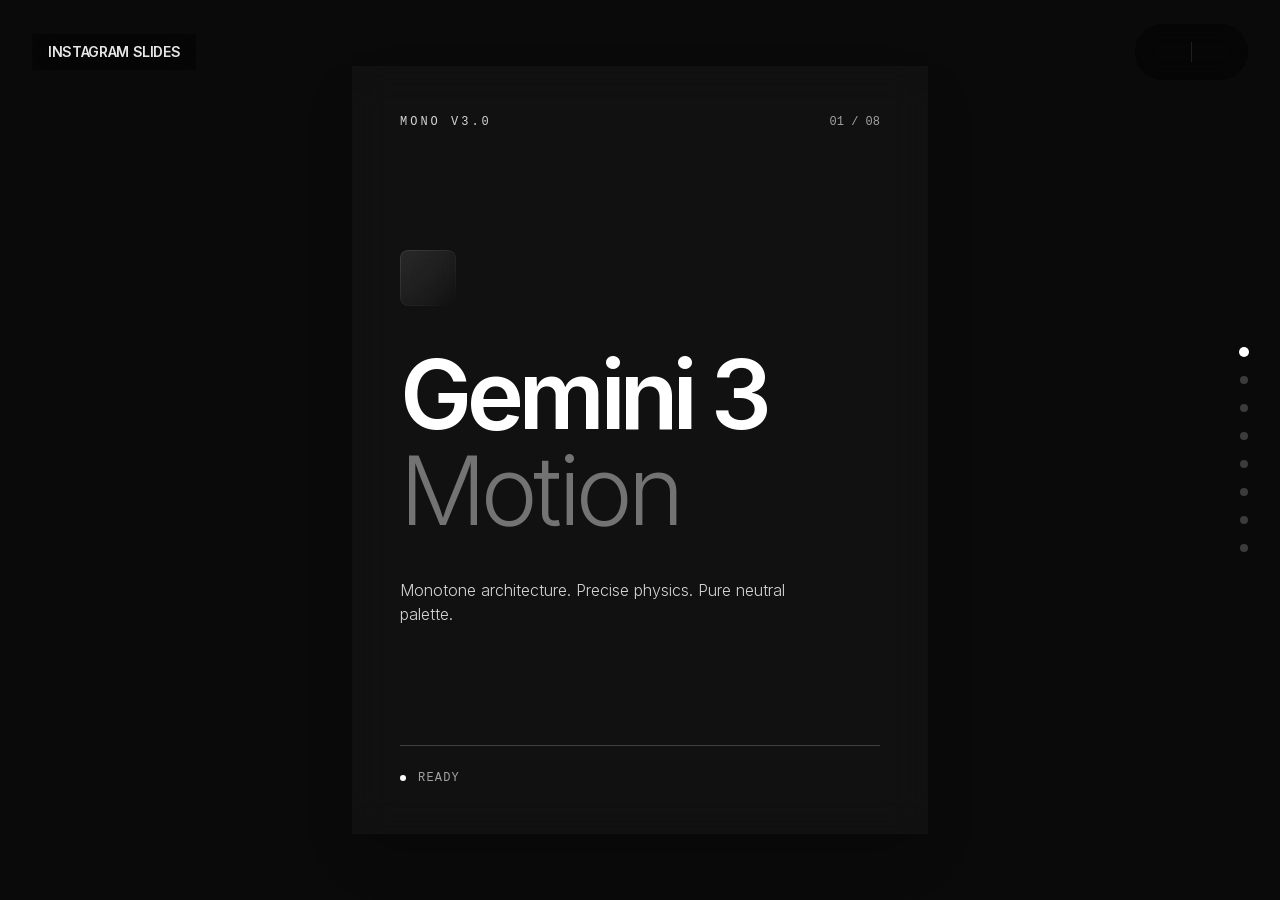
<file: templates/animations-gemini/index.html>
<html lang="en"><head><meta charset="utf-8"/>
<meta content="width=device-width, initial-scale=1.0" name="viewport"/>
<title>Gemini 3 Animation Guide - Monotone V2</title>
<!-- Scripts -->
<script src="assets/resource_3fa48481346f.js"></script>
<script src="assets/iconify-icon_e19829e7f0e8.js"></script>
<link href="assets/css2_d532a689d235.css" rel="stylesheet"/>
<style>
/* Base Setup */
:root {
--bg-deep: #050505;
}
body {
font-family: 'Inter', sans-serif;
background-color: var(--bg-deep);
color: #e5e5e5;
scrollbar-width: none;
-ms-overflow-style: none;
}
body::-webkit-scrollbar {
display: none;
}
html {
scroll-behavior: smooth;
}
/* Animations */
@keyframes animationIn {
0% { opacity: 0; transform: translateY(30px); filter: blur(10px); }
100% { opacity: 1; transform: translateY(0); filter: blur(0px); }
}
@keyframes marquee {
0% { transform: translateX(0); }
100% { transform: translateX(-50%); }
}
.animate-marquee { animation: marquee 40s linear infinite; }
@keyframes shimmer {
from { transform: translateX(-100%) skewX(-15deg); }
to { transform: translateX(200%) skewX(-15deg); }
}
@keyframes textSlide {
0% { transform: translateY(110%); opacity: 0; }
100% { transform: translateY(0); opacity: 1; }
}
.text-clip-anim span {
display: inline-block;
animation: textSlide 0.9s cubic-bezier(0.16, 1, 0.3, 1) forwards;
opacity: 0;
}
/* Flashlight Effect */
.flashlight-card { background: rgba(255, 255, 255, 0.01); }
.flashlight-card::before {
content: "";
position: absolute;
inset: 0px;
background: radial-gradient(
800px circle at var(--mouse-x) var(--mouse-y),
rgba(255, 255, 255, 0.08),
transparent 40%
);
opacity: 0;
transition: opacity 0.5s;
pointer-events: none;
z-index: 2;
}
.flashlight-card:hover::before { opacity: 1; }
/* Utility */
.glass-panel {
background: rgba(23, 23, 23, 0.6);
backdrop-filter: blur(20px);
}
</style>
<link href="assets/css2_86e10c4bcbd4.css" id="all-fonts-link-font-geist" rel="stylesheet"/><style id="all-fonts-style-font-geist">.font-geist { font-family: 'Geist', sans-serif !important; }</style><link href="assets/css2_0fc20595ebff.css" id="all-fonts-link-font-roboto" rel="stylesheet"/><style id="all-fonts-style-font-roboto">.font-roboto { font-family: 'Roboto', sans-serif !important; }</style><link href="assets/css2_23afcbef9bdd.css" id="all-fonts-link-font-montserrat" rel="stylesheet"/><style id="all-fonts-style-font-montserrat">.font-montserrat { font-family: 'Montserrat', sans-serif !important; }</style><link href="assets/css2_82ced711bf49.css" id="all-fonts-link-font-poppins" rel="stylesheet"/><style id="all-fonts-style-font-poppins">.font-poppins { font-family: 'Poppins', sans-serif !important; }</style><link href="assets/css2_fa22aa91016e.css" id="all-fonts-link-font-playfair" rel="stylesheet"/><style id="all-fonts-style-font-playfair">.font-playfair { font-family: 'Playfair Display', serif !important; }</style><link href="assets/css2_2b2d87bc82d8.css" id="all-fonts-link-font-instrument-serif" rel="stylesheet"/><style id="all-fonts-style-font-instrument-serif">.font-instrument-serif { font-family: 'Instrument Serif', serif !important; }</style><link href="assets/css2_4fef849c83da.css" id="all-fonts-link-font-merriweather" rel="stylesheet"/><style id="all-fonts-style-font-merriweather">.font-merriweather { font-family: 'Merriweather', serif !important; }</style><link href="assets/css2_a7b22b336fe1.css" id="all-fonts-link-font-bricolage" rel="stylesheet"/><style id="all-fonts-style-font-bricolage">.font-bricolage { font-family: 'Bricolage Grotesque', sans-serif !important; }</style><link href="assets/css2_0b2072b66163.css" id="all-fonts-link-font-jakarta" rel="stylesheet"/><style id="all-fonts-style-font-jakarta">.font-jakarta { font-family: 'Plus Jakarta Sans', sans-serif !important; }</style><link href="assets/css2_9b8bf743d4a8.css" id="all-fonts-link-font-manrope" rel="stylesheet"/><style id="all-fonts-style-font-manrope">.font-manrope { font-family: 'Manrope', sans-serif !important; }</style><link href="assets/css2_8e191ef32247.css" id="all-fonts-link-font-space-grotesk" rel="stylesheet"/><style id="all-fonts-style-font-space-grotesk">.font-space-grotesk { font-family: 'Space Grotesk', sans-serif !important; }</style><link href="assets/css2_70fd47a02eed.css" id="all-fonts-link-font-work-sans" rel="stylesheet"/><style id="all-fonts-style-font-work-sans">.font-work-sans { font-family: 'Work Sans', sans-serif !important; }</style><link href="assets/css2_b52fc18295f8.css" id="all-fonts-link-font-pt-serif" rel="stylesheet"/><style id="all-fonts-style-font-pt-serif">.font-pt-serif { font-family: 'PT Serif', serif !important; }</style><link href="assets/css2_62759cd015bd.css" id="all-fonts-link-font-geist-mono" rel="stylesheet"/><style id="all-fonts-style-font-geist-mono">.font-geist-mono { font-family: 'Geist Mono', monospace !important; }</style><link href="assets/css2_f495c2faa2a6.css" id="all-fonts-link-font-space-mono" rel="stylesheet"/><style id="all-fonts-style-font-space-mono">.font-space-mono { font-family: 'Space Mono', monospace !important; }</style><link href="assets/css2_6f16cdd6fd9f.css" id="all-fonts-link-font-quicksand" rel="stylesheet"/><style id="all-fonts-style-font-quicksand">.font-quicksand { font-family: 'Quicksand', sans-serif !important; }</style><link href="assets/css2_94cb6f0c406a.css" id="all-fonts-link-font-nunito" rel="stylesheet"/><style id="all-fonts-style-font-nunito">.font-nunito { font-family: 'Nunito', sans-serif !important; }</style><style id="border-gradient-shared-style">
[style*="--border-gradient"]::before {
content: "";
position: absolute;
inset: 0;
padding: 1px;
border-radius: var(--border-radius-before, inherit);
-webkit-mask: linear-gradient(#fff 0 0) content-box,
linear-gradient(#fff 0 0);
-webkit-mask-composite: xor;
mask-composite: exclude;
background: var(--border-gradient);
pointer-events: none;
}</style> <style>
/* 3D Transform utilities */
</style>
<script>
// Configure Tailwind to include our custom 3D transform utilities
tailwind.config = {
theme: {
extend: {
// Add any custom theme extensions here if needed
}
},
plugins: [
function({ addUtilities }) {
const rotateXUtilities = {};
const rotateYUtilities = {};
const rotateZUtilities = {};
const rotateValues = [0, 5, 10, 15, 20, 30, 45, 75];
// Generate rotate-x utilities
rotateValues.forEach((value) => {
rotateXUtilities[`.rotate-x-${value}`] = {
'--tw-rotate-x': `${value}deg`,
transform: `
translate3d(var(--tw-translate-x, 0), var(--tw-translate-y, 0), var(--tw-translate-z, 0))
rotateX(var(--tw-rotate-x, 0))
rotateY(var(--tw-rotate-y, 0))
rotateZ(var(--tw-rotate-z, 0))
skewX(var(--tw-skew-x, 0))
skewY(var(--tw-skew-y, 0))
scaleX(var(--tw-scale-x, 1))
scaleY(var(--tw-scale-y, 1))
`.replace(/\\s+/g, ' ').trim(),
};
if (value !== 0) {
rotateXUtilities[`.-rotate-x-${value}`] = {
'--tw-rotate-x': `-${value}deg`,
transform: `
translate3d(var(--tw-translate-x, 0), var(--tw-translate-y, 0), var(--tw-translate-z, 0))
rotateX(var(--tw-rotate-x, 0))
rotateY(var(--tw-rotate-y, 0))
rotateZ(var(--tw-rotate-z, 0))
skewX(var(--tw-skew-x, 0))
skewY(var(--tw-skew-y, 0))
scaleX(var(--tw-scale-x, 1))
scaleY(var(--tw-scale-y, 1))
`.replace(/\\s+/g, ' ').trim(),
};
}
});
// Generate rotate-y utilities
rotateValues.forEach((value) => {
rotateYUtilities[`.rotate-y-${value}`] = {
'--tw-rotate-y': `${value}deg`,
transform: `
translate3d(var(--tw-translate-x, 0), var(--tw-translate-y, 0), var(--tw-translate-z, 0))
rotateX(var(--tw-rotate-x, 0))
rotateY(var(--tw-rotate-y, 0))
rotateZ(var(--tw-rotate-z, 0))
skewX(var(--tw-skew-x, 0))
skewY(var(--tw-skew-y, 0))
scaleX(var(--tw-scale-x, 1))
scaleY(var(--tw-scale-y, 1))
`.replace(/\\s+/g, ' ').trim(),
};
if (value !== 0) {
rotateYUtilities[`.-rotate-y-${value}`] = {
'--tw-rotate-y': `-${value}deg`,
transform: `
translate3d(var(--tw-translate-x, 0), var(--tw-translate-y, 0), var(--tw-translate-z, 0))
rotateX(var(--tw-rotate-x, 0))
rotateY(var(--tw-rotate-y, 0))
rotateZ(var(--tw-rotate-z, 0))
skewX(var(--tw-skew-x, 0))
skewY(var(--tw-skew-y, 0))
scaleX(var(--tw-scale-x, 1))
scaleY(var(--tw-scale-y, 1))
`.replace(/\\s+/g, ' ').trim(),
};
}
});
// Generate rotate-z utilities
rotateValues.forEach((value) => {
rotateZUtilities[`.rotate-z-${value}`] = {
'--tw-rotate-z': `${value}deg`,
transform: `
translate3d(var(--tw-translate-x, 0), var(--tw-translate-y, 0), var(--tw-translate-z, 0))
rotateX(var(--tw-rotate-x, 0))
rotateY(var(--tw-rotate-y, 0))
rotateZ(var(--tw-rotate-z, 0))
skewX(var(--tw-skew-x, 0))
skewY(var(--tw-skew-y, 0))
scaleX(var(--tw-scale-x, 1))
scaleY(var(--tw-scale-y, 1))
`.replace(/\\s+/g, ' ').trim(),
};
if (value !== 0) {
rotateZUtilities[`.-rotate-z-${value}`] = {
'--tw-rotate-z': `-${value}deg`,
transform: `
translate3d(var(--tw-translate-x, 0), var(--tw-translate-y, 0), var(--tw-translate-z, 0))
rotateX(var(--tw-rotate-x, 0))
rotateY(var(--tw-rotate-y, 0))
rotateZ(var(--tw-rotate-z, 0))
skewX(var(--tw-skew-x, 0))
skewY(var(--tw-skew-y, 0))
scaleX(var(--tw-scale-x, 1))
scaleY(var(--tw-scale-y, 1))
`.replace(/\\s+/g, ' ').trim(),
};
}
});
// Perspective utilities
const perspectiveUtilities = {
".perspective-none": { perspective: "none" },
".perspective-dramatic": { perspective: "100px" },
".perspective-near": { perspective: "300px" },
".perspective-normal": { perspective: "500px" },
".perspective-midrange": { perspective: "800px" },
".perspective-distant": { perspective: "1200px" },
};
// Transform style utilities
const transformStyleUtilities = {
".transform-style-preserve-3d": { "transform-style": "preserve-3d" },
".transform-style-flat": { "transform-style": "flat" },
};
addUtilities({
...rotateXUtilities,
...rotateYUtilities,
...rotateZUtilities,
...perspectiveUtilities,
...transformStyleUtilities,
});
}
]
};
</script></head>
<body class="antialiased selection:bg-white/20 selection:text-white relative bg-neutral-950 overflow-hidden">
<!-- Fixed Header -->
<header class="fixed top-0 left-0 right-0 z-[60] px-4 md:px-8 py-4 md:py-6 flex justify-between items-center pointer-events-none">
<div class="pointer-events-auto">
<h1 class="text-xs md:text-sm font-semibold tracking-tight text-white uppercase opacity-90 backdrop-blur-md px-3 md:px-4 py-2 rounded-none bg-black/40">
                Instagram Slides
            </h1>
</div>
<div class="pointer-events-auto flex items-center gap-2 backdrop-blur-md p-2 rounded-full bg-black/40">
<button class="w-8 h-8 md:w-10 md:h-10 flex items-center justify-center rounded-full hover:bg-white/10 transition-colors text-white/70 hover:text-white" onclick="navigateSlide(-1)">
<iconify-icon class="md:w-6 md:h-6" icon="solar:alt-arrow-up-bold-duotone" width="20"></iconify-icon>
</button>
<div class="w-[1px] h-4 md:h-5 bg-white/10"></div>
<button class="w-8 h-8 md:w-10 md:h-10 flex items-center justify-center rounded-full hover:bg-white/10 transition-colors text-white/70 hover:text-white" onclick="navigateSlide(1)">
<iconify-icon class="md:w-6 md:h-6" icon="solar:alt-arrow-down-bold-duotone" width="20"></iconify-icon>
</button>
</div>
</header>
<!-- Navigation Dots (Hidden on Mobile) -->
<div class="fixed right-8 top-1/2 -translate-y-1/2 z-[60] hidden md:flex flex-col gap-5" id="nav-dots">
<a aria-label="Go to slide 1" class="nav-dot w-2 h-2 rounded-full hover:bg-white transition-all duration-300" href="#section-1"></a>
<a aria-label="Go to slide 2" class="nav-dot w-2 h-2 rounded-full hover:bg-white transition-all duration-300" href="#section-2"></a>
<a aria-label="Go to slide 3" class="nav-dot w-2 h-2 rounded-full hover:bg-white transition-all duration-300" href="#section-3"></a>
<a aria-label="Go to slide 4" class="nav-dot w-2 h-2 rounded-full hover:bg-white transition-all duration-300" href="#section-4"></a>
<a aria-label="Go to slide 5" class="nav-dot w-2 h-2 rounded-full hover:bg-white transition-all duration-300" href="#section-5"></a>
<a aria-label="Go to slide 6" class="nav-dot w-2 h-2 rounded-full hover:bg-white transition-all duration-300" href="#section-6"></a>
<a aria-label="Go to slide 7" class="nav-dot w-2 h-2 rounded-full hover:bg-white transition-all duration-300" href="#section-7"></a>
<a aria-label="Go to slide 8" class="nav-dot w-2 h-2 rounded-full hover:bg-white transition-all duration-300" href="#section-8"></a>
</div>
<!-- Scroll Container -->
<main class="overflow-y-scroll snap-y snap-mandatory scroll-smooth w-full h-screen relative" id="main-scroll">
<!-- Slide 1: Cover -->
<section class="snap-start shrink-0 flex w-full h-screen pt-0 pr-0 pb-0 pl-0 relative items-center justify-center" data-index="0" id="section-1">
<div class="h-full md:h-auto md:aspect-[3/4] glass-panel overflow-hidden flex flex-col group bg-center w-full max-w-none md:max-w-xl bg-cover rounded-none pt-20 md:pt-12 pr-6 md:pr-12 pb-12 pl-6 md:pl-12 relative shadow-2xl justify-between bg-[url(https://hoirqrkdgbmvpwutwuwj.supabase.co/storage/v1/object/public/assets/assets/53970266-f8db-425c-8883-5535f3e41c4d_1600w.webp)]" style="transition: outline 0.1s ease-in-out;">
<div class="flex justify-between items-center opacity-70 animate-on-scroll [animation:animationIn_0.8s_ease-out_0.1s_both] animate">
<span class="text-xs uppercase tracking-[0.25em] font-mono text-neutral-300">Mono V3.0</span>
<span class="text-xs font-mono text-neutral-400">01 / 08</span>
</div>
<div class="relative z-10 space-y-6 md:space-y-10">
<div class="flex animate-on-scroll [animation:animationIn_0.8s_ease-out_0.2s_both] animate bg-gradient-to-br from-white/10 to-white/0 w-12 h-12 md:w-14 md:h-14 rounded-lg mb-4 md:mb-6 backdrop-blur-md items-center justify-center" style="position: relative; --border-gradient: linear-gradient(135deg, rgba(255, 255, 255, 0.1), rgba(255, 255, 255, 0)); --border-radius-before: 8px">
<!-- Solar Icon -->
<iconify-icon class="text-2xl md:text-3xl text-white" icon="solar:stars-minimalistic-bold-duotone"></iconify-icon>
</div>
<h1 class="leading-[0.9] animate-on-scroll [animation:animationIn_0.8s_ease-out_0.3s_both] animate text-6xl md:text-8xl font-semibold text-white tracking-tighter">
          Gemini 3<br/>
<span class="font-light text-neutral-500">Motion</span>
</h1>
<p class="leading-relaxed animate-on-scroll [animation:animationIn_0.8s_ease-out_0.4s_both] animate text-sm md:text-base font-light text-neutral-300 max-w-[90%]">
          Monotone architecture. Precise physics. Pure neutral palette.
        </p>
</div>
<div class="space-y-6 animate-on-scroll [animation:animationIn_0.8s_ease-out_0.6s_both] animate">
<div class="h-[1px] w-full bg-white/20"></div>
<div class="flex justify-between items-end">
<div class="flex items-center gap-3 text-xs text-neutral-400 font-mono uppercase tracking-widest">
<span class="w-1.5 h-1.5 bg-white rounded-full animate-pulse"></span>
            Ready
          </div>
<iconify-icon class="text-2xl text-white animate-bounce" icon="solar:arrow-down-bold-duotone"></iconify-icon>
</div>
</div>
</div>
</section>
<!-- Slide 2: Intro -->
<section class="snap-start shrink-0 flex w-full h-screen pt-0 pr-0 pb-0 pl-0 relative items-center justify-center" data-index="1" id="section-2">
<div class="h-full md:h-auto md:aspect-[3/4] glass-panel overflow-hidden flex flex-col bg-center w-full bg-[url(https://hoirqrkdgbmvpwutwuwj.supabase.co/storage/v1/object/public/assets/assets/d1e715c0-e250-4e7f-a4f5-433e96d81f31_1600w.webp)] max-w-none md:max-w-xl bg-cover rounded-none pt-20 md:pt-12 pr-6 md:pr-12 pb-12 pl-6 md:pl-12 relative">
<span class="text-xs uppercase tracking-[0.25em] font-mono text-neutral-400 mb-6 md:mb-10 block animate-on-scroll [animation:animationIn_0.8s_ease-out_0.1s_both]">02 — Intro</span>
<h2 class="animate-on-scroll [animation:animationIn_0.8s_ease-out_0.2s_both] text-4xl md:text-6xl font-medium text-white tracking-tight mb-4 md:mb-6">
        Enhance with<br/><span class="text-neutral-500">Motion</span></h2>
<p class="text-sm md:text-base text-neutral-400 mb-8 md:mb-12 leading-relaxed max-w-md animate-on-scroll [animation:animationIn_0.8s_ease-out_0.3s_both]">
        Structure: Hero intro, hover interactions, reveal.
      </p>
<div class="flex-1 bg-neutral-900/60 rounded-none p-4 md:p-6 relative overflow-hidden group animate-on-scroll [animation:animationIn_0.8s_ease-out_0.4s_both]">
<div class="bg-center bg-gradient-to-br from-black/10 to-black/0 opacity-100 absolute top-0 right-0 bottom-0 left-0 backdrop-blur-lg">
</div>
<div class="z-10 mt-2 relative space-y-4">
<div class="animate-on-scroll [animation:animationIn_0.8s_ease-out_0.5s_both] bg-gradient-to-br from-white/10 to-white/0 w-2/3 h-8 rounded-none backdrop-blur">
</div>
<div class="animate-on-scroll [animation:animationIn_0.8s_ease-out_0.6s_both] bg-gradient-to-br from-white/10 to-white/0 w-full h-16 md:h-24 rounded-none backdrop-blur">
</div>
<div class="flex gap-3">
<div class="animate-on-scroll [animation:animationIn_0.8s_ease-out_0.7s_both] bg-gradient-to-br from-white/10 to-white/0 w-1/2 h-16 md:h-20 rounded-none backdrop-blur">
</div>
<div class="animate-on-scroll [animation:animationIn_0.8s_ease-out_0.8s_both] bg-gradient-to-br from-white/10 to-white/0 w-1/2 h-16 md:h-20 rounded-none backdrop-blur">
</div>
</div>
</div>
<div class="absolute bottom-6 left-6 right-6 bg-black/80 backdrop-blur-md p-4 rounded-none animate-on-scroll [animation:animationIn_0.8s_ease-out_1s_both]">
<p class="leading-tight text-xs md:text-base text-neutral-300 font-mono">
            "Animate when in view: fade in, slide in, blur in..."
          </p>
</div>
</div>
</div>
</section>
<!-- Slide 3: Buttons -->
<section class="snap-start shrink-0 flex w-full h-screen pt-0 pr-0 pb-0 pl-0 relative items-center justify-center" data-index="2" id="section-3">
<div class="h-full md:h-auto md:aspect-[3/4] glass-panel overflow-hidden flex flex-col bg-center w-full bg-[url(https://hoirqrkdgbmvpwutwuwj.supabase.co/storage/v1/object/public/assets/assets/6ea6d66c-a7a6-4548-9b3f-680a206078c3_1600w.webp)] max-w-none md:max-w-xl bg-cover rounded-none pt-20 md:pt-12 pr-6 md:pr-12 pb-12 pl-6 md:pl-12 relative items-center justify-center">
<div class="absolute top-20 md:top-12 left-6 md:left-12 right-6 md:right-12">
<span class="text-xs uppercase tracking-[0.25em] font-mono text-neutral-400">03 — Buttons</span>
<h2 class="text-4xl md:text-5xl font-medium text-white tracking-tight mt-4">Beam Animation</h2>
</div>
<div class="group animate-on-scroll [animation:animationIn_0.8s_ease-out_0.3s_both] mt-20 md:mt-80 relative scale-110 md:scale-125">
<div class="-inset-2 group-hover:opacity-100 transition duration-500 bg-neutral-600/30 opacity-0 rounded-full absolute blur-xl">
</div>
<!-- Shimmer Beam Animation Layer -->
<div class="absolute -inset-[1px] rounded-full overflow-hidden opacity-0 group-hover:opacity-100 transition duration-500 pointer-events-none">
<div class="absolute top-1/2 left-1/2 -translate-x-1/2 -translate-y-1/2 w-[300%] h-[300%] bg-[conic-gradient(from_0deg,transparent_0_340deg,white_360deg)] animate-[spin_2s_linear_infinite]"></div>
</div>
<button class="group relative z-10 flex items-center justify-center overflow-hidden rounded-full p-[1px] leading-none">
<span class="absolute inset-[-1000%] animate-[spin_2s_linear_infinite] bg-[conic-gradient(from_0deg,transparent_0_340deg,white_360deg)]"></span>
<span class="relative flex h-full w-full items-center rounded-full bg-black pt-4 pr-10 pb-4 pl-10 ring-1 ring-white/10">
<span class="absolute inset-0 overflow-hidden rounded-full">
<span class="absolute top-0 left-0 h-full w-full -skew-x-12 bg-gradient-to-r from-transparent via-white/20 to-transparent opacity-0 group-hover:animate-[shimmer_1.5s_infinite] group-hover:opacity-100"></span>
</span>
<span class="relative z-10 flex items-center">
<span class="text-lg font-medium tracking-wide text-white">Get Access</span>
</span>
<span class="relative z-10 ml-4 flex items-center text-neutral-500 transition duration-200 group-hover:translate-x-1 group-hover:text-white">
<iconify-icon class="text-2xl" icon="solar:arrow-right-bold-duotone"></iconify-icon>
</span>
</span>
</button>
</div>
<div class="mt-20 p-6 border-l-2 border-white/20 rounded-none w-full animate-on-scroll [animation:animationIn_0.8s_ease-out_0.5s_both]">
<p class="leading-relaxed text-sm md:text-base text-neutral-400 font-mono">
<span class="text-white">Prompt:</span> "Add a 1px shimmer beam animation around the pill-shaped button on
          hover."
        </p>
</div>
</div>
</section>
<!-- Slide 4: Typography -->
<section class="h-screen w-full snap-start shrink-0 flex items-center justify-center relative p-0" data-index="3" id="section-4">
<div class="h-full md:h-auto md:aspect-[3/4] glass-panel overflow-hidden flex flex-col bg-neutral-900/50 w-full max-w-none md:max-w-xl rounded-none pt-20 md:pt-12 pr-6 md:pr-12 pb-12 pl-6 md:pl-12 relative justify-center">
<span class="absolute top-20 md:top-12 left-6 md:left-12 text-xs uppercase tracking-[0.25em] font-mono text-neutral-500 animate-on-scroll [animation:animationIn_0.8s_ease-out_0.1s_both]">04 — Typography</span>
<div class="space-y-1">
<div class="flex animate-on-scroll [animation:animationIn_0.8s_ease-out_0.2s_both]">
<h2 class="text-5xl md:text-7xl font-semibold text-white tracking-tighter" style="animation-delay: 0s">Clip-path</h2>
</div>
<div class="flex animate-on-scroll [animation:animationIn_0.8s_ease-out_0.3s_both]">
<h2 class="text-5xl md:text-7xl font-semibold text-neutral-600 tracking-tighter" style="animation-delay: 0.1s">Typography</h2>
</div>
<div class="flex animate-on-scroll [animation:animationIn_0.8s_ease-out_0.4s_both]">
<h2 class="text-5xl md:text-7xl font-semibold text-neutral-800 tracking-tighter" style="animation-delay: 0.2s">Animation</h2>
</div>
</div>
<div class="animate-on-scroll [animation:animationIn_0.8s_ease-out_0.6s_both] text-sm md:text-base font-light text-neutral-500 border-neutral-800 border-l-2 mt-16 pl-6">
        "Add a vertical text clip slide down animation letter by letter"
      </div>
</div>
</section>
<!-- Slide 5: Logos -->
<section class="snap-start shrink-0 flex w-full h-screen pt-0 pr-0 pb-0 pl-0 relative items-center justify-center" data-index="4" id="section-5">
<div class="h-full md:h-auto md:aspect-[3/4] glass-panel overflow-hidden flex flex-col w-full max-w-none md:max-w-xl rounded-none p-0 relative justify-center bg-neutral-900/40">
<div class="p-6 md:p-12 pb-0">
<span class="text-xs uppercase tracking-[0.25em] font-mono text-neutral-500 animate-on-scroll [animation:animationIn_0.8s_ease-out_0.1s_both]">05 — Social Proof</span>
<h2 class="text-4xl md:text-5xl font-medium tracking-tight mt-4 mb-8 md:mb-16 text-white animate-on-scroll [animation:animationIn_0.8s_ease-out_0.2s_both]">
          Infinite Loop</h2>
</div>
<div class="relative w-full py-12 md:py-16 border-y border-white/5 bg-black/40 animate-on-scroll [animation:animationIn_0.8s_ease-out_0.4s_both]">
<div class="absolute left-0 top-0 bottom-0 w-12 md:w-24 z-10 bg-gradient-to-r from-[#0d0d0d] to-transparent"></div>
<div class="absolute right-0 top-0 bottom-0 w-12 md:w-24 z-10 bg-gradient-to-l from-[#0d0d0d] to-transparent"></div>
<div class="flex overflow-hidden w-full">
<div class="flex animate-marquee whitespace-nowrap gap-8 md:gap-16 items-center">
<!-- Brand icons -->
<iconify-icon class="text-2xl md:text-3xl text-neutral-400" icon="simple-icons:nvidia"></iconify-icon>
<iconify-icon class="text-2xl md:text-3xl text-neutral-400" icon="simple-icons:linear"></iconify-icon>
<iconify-icon class="text-2xl md:text-3xl text-neutral-400" icon="simple-icons:vercel"></iconify-icon>
<iconify-icon class="text-2xl md:text-3xl text-neutral-400" icon="simple-icons:apple"></iconify-icon>
<iconify-icon class="text-4xl md:text-5xl text-neutral-400" icon="simple-icons:stripe"></iconify-icon>
<iconify-icon class="text-4xl md:text-5xl text-neutral-400" icon="simple-icons:spacex"></iconify-icon>
<iconify-icon class="text-2xl md:text-3xl text-neutral-400" icon="simple-icons:nvidia"></iconify-icon>
<iconify-icon class="text-2xl md:text-3xl text-neutral-400" icon="simple-icons:linear"></iconify-icon>
<iconify-icon class="text-2xl md:text-3xl text-neutral-400" icon="simple-icons:vercel"></iconify-icon>
<iconify-icon class="text-2xl md:text-3xl text-neutral-400" icon="simple-icons:apple"></iconify-icon>
<iconify-icon class="text-4xl md:text-5xl text-neutral-400" icon="simple-icons:stripe"></iconify-icon>
<iconify-icon class="text-4xl md:text-5xl text-neutral-400" icon="simple-icons:spacex"></iconify-icon>
</div>
</div>
</div>
<div class="pt-8 pr-6 md:pr-12 pb-12 pl-6 md:pl-12">
<p class="animate-on-scroll [animation:animationIn_0.8s_ease-out_0.6s_both] text-sm md:text-base text-neutral-400 font-mono">
          "Add a marquis infinite loop slow animation using alpha mask"
        </p>
</div>
</div>
</section>
<!-- Slide 6: Switching -->
<section class="h-screen w-full snap-start shrink-0 flex items-center justify-center relative p-0" data-index="5" id="section-6">
<div class="h-full md:h-auto md:aspect-[3/4] glass-panel overflow-hidden flex flex-col bg-center w-full bg-[url(https://hoirqrkdgbmvpwutwuwj.supabase.co/storage/v1/object/public/assets/assets/47ccf769-0cb4-4a95-804e-cc919fd6d449_1600w.webp)] max-w-none md:max-w-xl bg-cover rounded-none pt-20 md:pt-12 pr-6 md:pr-12 pb-12 pl-6 md:pl-12 relative items-center justify-center">
<span class="absolute top-20 md:top-12 left-6 md:left-12 text-xs uppercase tracking-[0.25em] font-mono text-neutral-500 animate-on-scroll [animation:animationIn_0.8s_ease-out_0.1s_both]">06 — Switching</span>
<div class="flex animate-on-scroll [animation:animationIn_0.8s_ease-out_0.3s_both] w-full h-80 relative perspective-1000 items-center justify-center">
<div class="absolute w-[80%] h-[80%] bg-neutral-800/80 backdrop-blur rounded-none -translate-y-6 scale-95 opacity-40">
</div>
<div class="flex flex-col transition-all duration-500 hover:scale-[1.02] z-10 bg-stone-950 w-[85%] h-[85%] ring-white/10 ring-1 rounded-none pt-8 pr-8 pb-8 pl-8 absolute shadow-2xl">
<div class="flex bg-gradient-to-br from-white/10 to-white/0 w-12 h-12 rounded-none mb-6 items-center justify-center">
<iconify-icon class="text-2xl text-white" icon="solar:database-bold-duotone"></iconify-icon>
</div>
<div class="bg-gradient-to-br from-white/10 to-white/0 w-16 h-3 rounded-sm mb-6"></div>
<div class="bg-gradient-to-br from-white/10 to-white/0 w-full h-3 rounded-sm mb-3"></div>
<div class="bg-gradient-to-br from-white/10 to-white/0 w-2/3 h-3 rounded-sm"></div>
</div>
<div class="absolute -bottom-12 flex gap-6">
<button class="flex hover:bg-white hover:text-black transition-colors text-neutral-400 bg-neutral-900 w-12 h-12 rounded-full items-center justify-center" style="position: relative; --border-gradient: linear-gradient(135deg, rgba(255, 255, 255, 0.1), rgba(255, 255, 255, 0)); --border-radius-before: 9999px">
<iconify-icon class="text-xl" icon="solar:arrow-left-bold-duotone"></iconify-icon>
</button>
<button class="flex hover:bg-white hover:text-black transition-colors text-neutral-400 bg-neutral-900 w-12 h-12 rounded-full items-center justify-center" style="position: relative; --border-gradient: linear-gradient(135deg, rgba(255, 255, 255, 0.1), rgba(255, 255, 255, 0)); --border-radius-before: 9999px">
<iconify-icon class="text-xl" icon="solar:arrow-right-bold-duotone"></iconify-icon>
</button>
</div>
</div>
<div class="mt-24 pt-8 pr-6 md:pr-12 pb-12 pl-6 md:pl-12">
<p class="animate-on-scroll [animation:animationIn_0.8s_ease-out_0.6s_both] text-sm md:text-base text-neutral-400 font-mono">"Animate the cards to rotate between 3 cards in a loop. Add prev/next arrows to switch between cards."</p>
</div></div>
</section>
<!-- Slide 7: Interaction -->
<section class="h-screen w-full snap-start shrink-0 flex items-center justify-center relative p-0" data-index="6" id="section-7">
<div class="h-full md:h-auto md:aspect-[3/4] glass-panel overflow-hidden flex flex-col bg-center w-full bg-[url(https://hoirqrkdgbmvpwutwuwj.supabase.co/storage/v1/object/public/assets/assets/7b8e6a1f-44f9-49ef-a26c-bf0d87724acf_1600w.webp)] max-w-none md:max-w-xl bg-cover rounded-none pt-20 md:pt-12 pr-6 md:pr-12 pb-12 pl-6 md:pl-12 relative justify-center">
<span class="absolute top-20 md:top-12 left-6 md:left-12 text-xs uppercase tracking-[0.25em] font-mono text-neutral-500 animate-on-scroll [animation:animationIn_0.8s_ease-out_0.1s_both]">07 — Interaction</span>
<h2 class="text-4xl md:text-5xl font-medium tracking-tight mb-8 md:mb-12 text-white animate-on-scroll [animation:animationIn_0.8s_ease-out_0.2s_both]">
        Flashlight Reveal</h2>
<div class="grid grid-cols-2 gap-x-4 md:gap-x-6 gap-y-4 md:gap-y-6">
<div class="flashlight-card relative aspect-square border-0 bg-neutral-900/60 ring-1 ring-white/5 rounded-none p-4 md:p-6 flex flex-col justify-end group overflow-hidden animate-on-scroll [animation:animationIn_0.8s_ease-out_0.4s_both]" onmousemove="const rect = this.getBoundingClientRect(); this.style.setProperty('--mouse-x', `${event.clientX - rect.left}px`); this.style.setProperty('--mouse-y', `${event.clientY - rect.top}px`);">
<iconify-icon class="text-3xl md:text-5xl text-neutral-500 mb-2 md:mb-4 group-hover:text-white transition-colors duration-500" icon="solar:layers-minimalistic-bold-duotone"></iconify-icon>
<div class="text-xs md:text-sm text-neutral-400 font-medium tracking-wide">Hover Me</div>
</div>
<div class="flashlight-card aspect-square flex flex-col group overflow-hidden animate-on-scroll [animation:animationIn_0.8s_ease-out_0.6s_both] bg-neutral-900/60 border-0 ring-white/5 ring-1 rounded-none p-4 md:p-6 relative backdrop-blur justify-end" onmousemove="const rect = this.getBoundingClientRect(); this.style.setProperty('--mouse-x', `${event.clientX - rect.left}px`); this.style.setProperty('--mouse-y', `${event.clientY - rect.top}px`);" style="--mouse-x: 106.5px; --mouse-y: 219px;">
<iconify-icon class="text-3xl md:text-5xl text-neutral-500 mb-2 md:mb-4 group-hover:text-white transition-colors duration-500" icon="solar:cpu-bold-duotone"></iconify-icon>
<div class="text-xs md:text-sm text-neutral-400 font-medium tracking-wide">Trace Border</div>
</div>
</div>
<div class="mt-8 md:mt-10 text-xs text-neutral-500 font-mono animate-on-scroll [animation:animationIn_0.8s_ease-out_0.8s_both]">
        "Add a subtle flashlight effect on hover/mouse position to background."
      </div>
</div>
</section>
<!-- Slide 8: End -->
<section class="h-screen w-full snap-start shrink-0 flex items-center justify-center relative p-0" data-index="7" id="section-8">
<div class="h-full md:h-auto md:aspect-[3/4] glass-panel overflow-hidden flex flex-col bg-center w-full bg-[url(https://hoirqrkdgbmvpwutwuwj.supabase.co/storage/v1/object/public/assets/assets/67df17f7-9681-4bd3-927b-ac569042a884_1600w.webp)] max-w-none md:max-w-xl bg-cover rounded-none pt-0 pr-0 pb-0 pl-0 relative justify-between">
<div class="p-6 md:p-12 pt-20 md:pt-12">
<span class="text-xs uppercase tracking-[0.25em] font-mono text-neutral-500 animate-on-scroll [animation:animationIn_0.8s_ease-out_0.1s_both]">08 — End</span>
<h1 class="animate-on-scroll [animation:animationIn_0.8s_ease-out_0.2s_both] text-5xl md:text-7xl font-medium text-white tracking-tighter mt-6 mb-4">
          Build Better<br/>Interfaces.</h1>
</div>
<div class="overflow-hidden mask-image-gradient animate-on-scroll [animation:animationIn_0.8s_ease-out_0.4s_both] h-48 md:h-56 z-10 relative" style="mask-image: linear-gradient(180deg, transparent, black 20%, black 95%, transparent); -webkit-mask-image: linear-gradient(180deg, transparent, black 20%, black 95%, transparent);">
<div class="space-y-4 p-6 md:p-8 opacity-60 grayscale hover:grayscale-0 transition-all duration-700">
<div class="bg-gradient-to-br from-black/0 via-black/10 to-black/0 ring-white/5 ring-1 rounded-none px-4 py-4 md:px-6 md:py-6 backdrop-blur-sm">
<p class="text-sm md:text-base text-neutral-300">"The beam effect is subtle but changes everything."</p>
</div>
<div class="bg-gradient-to-br from-black/0 via-black/10 to-black/0 ring-white/5 ring-1 rounded-none ml-4 md:ml-8 px-4 py-4 md:px-6 md:py-6 backdrop-blur-sm">
<p class="text-sm md:text-base text-neutral-300">"Gemini 3 understands motion physics."</p>
</div>
<div class="bg-gradient-to-br from-black/0 via-black/10 to-black/0 rounded-none ring-white/5 ring-1 px-4 py-4 md:px-6 md:py-6 backdrop-blur-sm">
<p class="text-xs md:text-sm text-neutral-300">"Cleanest implementation of glassmorphism."</p>
</div>
</div>
</div>
<div class="animate-on-scroll [animation:animationIn_0.8s_ease-out_0.6s_both] bg-gradient-to-t from-black/90 to-transparent p-6 md:p-12 pb-12">
<button class="w-full group relative flex items-center justify-center gap-3 bg-white text-black py-4 md:py-5 rounded-none overflow-hidden hover:bg-neutral-200 transition-colors">
<span class="text-xs md:text-sm font-bold uppercase tracking-widest z-10">Follow @mengto</span>
<iconify-icon class="text-xl md:text-2xl z-10 group-hover:translate-x-1 group-hover:-translate-y-1 transition-transform" icon="solar:arrow-right-up-bold-duotone"></iconify-icon>
</button>
</div>
</div>
</section>
</main>
<script>
        // Existing Animation Observer
        (function () {
            const style = document.createElement("style");
            style.textContent = `
            .animate-on-scroll { animation-play-state: paused !important; }
            .animate-on-scroll.animate { animation-play-state: running !important; }
            `;
            document.head.appendChild(style);

            const once = true;

            if (!window.__inViewIO) {
            window.__inViewIO = new IntersectionObserver((entries) => {
                entries.forEach((entry) => {
                if (entry.isIntersecting) {
                    entry.target.classList.add("animate");
                    if (once) window.__inViewIO.unobserve(entry.target);
                }
                });
            }, { threshold: 0.2 });
            }

            window.initInViewAnimations = function (selector = ".animate-on-scroll") {
            document.querySelectorAll(selector).forEach((el) => {
                window.__inViewIO.observe(el);
            });
            };

            document.addEventListener("DOMContentLoaded", () => initInViewAnimations());
        })();

        // Navigation Logic
        const sections = document.querySelectorAll('section');
        const dots = document.querySelectorAll('.nav-dot');
        const scroller = document.getElementById('main-scroll');
        let currentSectionIndex = 0;

        // Update Active Dot based on scroll
        const navObserver = new IntersectionObserver((entries) => {
            entries.forEach(entry => {
                if (entry.isIntersecting) {
                    const index = parseInt(entry.target.getAttribute('data-index'));
                    currentSectionIndex = index;
                    
                    // Update dots
                    dots.forEach(d => {
                        d.classList.remove('bg-white', 'scale-125');
                        d.classList.add('bg-white/20');
                    });
                    
                    // Highlight current dot
                    if(dots[index]) {
                        dots[index].classList.remove('bg-white/20');
                        dots[index].classList.add('bg-white', 'scale-125');
                    }
                }
            });
        }, { threshold: 0.5 });

        sections.forEach(section => navObserver.observe(section));

        // Arrow Navigation
        window.navigateSlide = function(direction) {
            let nextIndex = currentSectionIndex + direction;
            
            // Clamp
            if (nextIndex < 0) nextIndex = 0;
            if (nextIndex >= sections.length) nextIndex = sections.length - 1;
            
            // Scroll
            const target = sections[nextIndex];
            if(target) {
                target.scrollIntoView({ behavior: 'smooth' });
            }
        }
    </script>
<script data-img-fallback-handler="">!function(){var f=["https://hoirqrkdgbmvpwutwuwj.supabase.co/storage/v1/object/public/assets/assets/917d6f93-fb36-439a-8c48-884b67b35381_1600w.jpg","https://hoirqrkdgbmvpwutwuwj.supabase.co/storage/v1/object/public/assets/assets/4734259a-bad7-422f-981e-ce01e79184f2_1600w.jpg","https://hoirqrkdgbmvpwutwuwj.supabase.co/storage/v1/object/public/assets/assets/c543a9e1-f226-4ced-80b0-feb8445a75b9_1600w.jpg","https://hoirqrkdgbmvpwutwuwj.supabase.co/storage/v1/object/public/assets/assets/5bab247f-35d9-400d-a82b-fd87cfe913d2_1600w.webp","https://hoirqrkdgbmvpwutwuwj.supabase.co/storage/v1/object/public/assets/assets/30104e3c-5eea-4b93-93e9-5313698a7156_1600w.webp"],h=new Set;function g(s){for(var x=0,i=0;i<s.length;i++)x=(x<<5)-x+s.charCodeAt(i)|0;return f[Math.abs(x)%f.length]}function r(t){var s=t.src;if(s&&!h.has(s)){h.add(s);t.src=g(s)}}window.addEventListener("error",function(e){var t=e.target;if(t&&t.tagName==="IMG")r(t)},!0);function c(){document.querySelectorAll("img").forEach(function(i){if(i.complete&&!i.naturalWidth&&i.src)r(i)})}if(document.readyState==="loading")document.addEventListener("DOMContentLoaded",c);else c()}()</script></body></html>
</file>
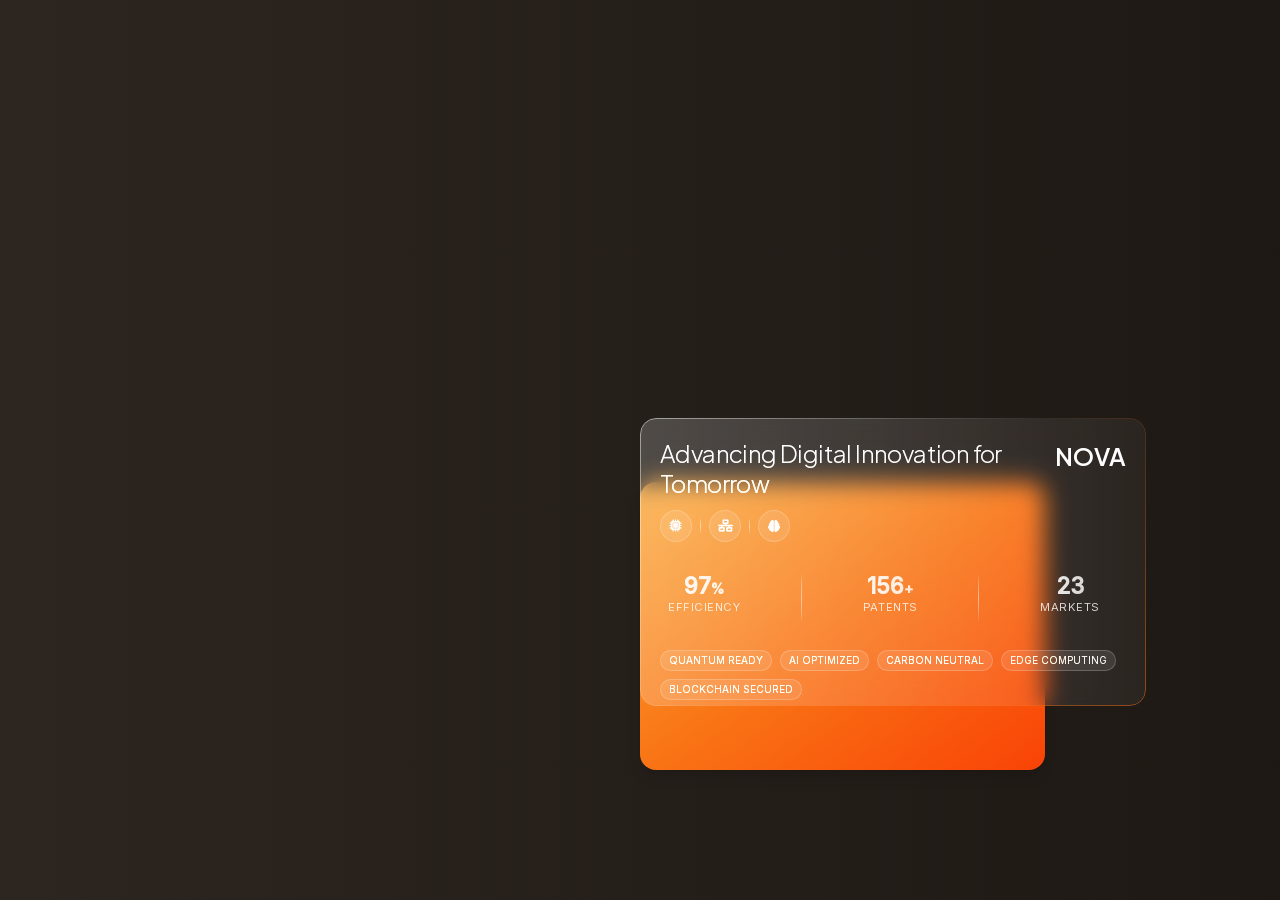
<file: templates/glass-effect/index.html>
<html lang="en"><head>
<meta charset="utf-8"/>
<meta content="width=device-width, initial-scale=1.0" name="viewport"/>
<title>Modern Glass Card Design</title>
<link href="assets/css2_4eed9c50e3bb.css" rel="stylesheet"/>
<link href="assets/all_50a9bdd31fbf.css" rel="stylesheet"/>
<script src="assets/resource_3fa48481346f.js"></script>
<script>
        tailwind.config = {
            theme: {
                extend: {
                    colors: {
                        primary: {
                            500: 'hsl(25, 95%, 53%)', // orange
                            600: 'hsl(15, 95%, 50%)', // darker orange
                            700: 'hsl(35, 95%, 60%)', // lighter orange
                        },
                        secondary: {
                            800: 'hsl(45, 90%, 80%)', // light orange/gold
                        },
                        darkGray: {
                            50: 'hsl(25, 20%, 10%)', // dark orange-tinted gray
                            100: 'hsl(25, 15%, 15%)', // slightly lighter
                        }
                    },
                    fontFamily: {
                        jakarta: ['"Plus Jakarta Sans"', 'sans-serif'],
                        inter: ['Inter', 'sans-serif'],
                    }
                }
            }
        }
    </script>
<style>
        .glass-effect {
            backdrop-filter: blur(12px);
            -webkit-backdrop-filter: blur(12px);
        }
        
        .gradient-text {
            background-clip: text;
            -webkit-background-clip: text;
            color: transparent;
        }
        
        .card-top {
            width: 31.65em;
            height: 18em;
            border-radius: 1em;
        }
        
        .card-bottom {
            width: calc(31.65em * 0.8); /* 80% of the top card width */
            height: 18em;
            border-radius: 1em;
        }
        
        .card-content-gradient {
            background-image: 
                linear-gradient(to bottom, 
                    rgba(255,255,255,0) 3.125em,
                    hsl(35, 95%, 60%) 3.375em,
                    hsl(45, 90%, 80%) 4.5em
                ),
                linear-gradient(to right,
                    hsl(45, 90%, 80%) 19.5em,
                    hsl(35, 95%, 60%) calc(100% - 6em),
                    rgba(255,255,255,0) 28.65em
                ),
                linear-gradient(to right,
                    rgba(255,255,255,0.5) 6em,
                    rgba(255,255,255,0.2)
                );
            background-size: calc(100% - 6em) 35%, 100% 35%, 100% 100%;
            background-position: 0 0, 0 100%, 0 0;
            background-repeat: no-repeat;
            -webkit-background-clip: text;
            background-clip: text;
        }
        
        .card-divider {
            height: 1px;
            background-image: linear-gradient(90deg, 
                transparent, 
                rgba(255,255,255,0.3) 20%, 
                rgba(255,255,255,0.5) 50%,
                rgba(255,255,255,0.3) 80%,
                transparent
            );
        }
        
        .card-vertical-divider {
            width: 1px;
            background-image: linear-gradient(180deg, 
                transparent, 
                rgba(255,255,255,0.3) 20%, 
                rgba(255,255,255,0.5) 50%,
                rgba(255,255,255,0.3) 80%,
                transparent
            );
        }
        
        .stat-value {
            font-size: 1.4rem;
            font-weight: 600;
            line-height: 1.1;
        }
        
        .stat-label {
            font-size: 0.7rem;
            opacity: 0.8;
            text-transform: uppercase;
            letter-spacing: 0.05em;
        }
        
        .glow {
            box-shadow: 0 0 15px rgba(255, 149, 0, 0.6);
        }
        
        .icon-circle {
            height: 2rem;
            width: 2rem;
            border-radius: 50%;
            display: flex;
            align-items: center;
            justify-content: center;
            background: rgba(255,255,255,0.1);
            border: 1px solid rgba(255,255,255,0.2);
        }
    </style>
<style>
/* Scroll fallback - ensures native scroll works if JS scroll fails */
html, html.lenis, html.lenis-smooth, html.has-scroll-smooth, html.has-scroll-init {
    overflow-y: auto !important;
    overflow-x: hidden !important;
    height: auto !important;
    scroll-behavior: smooth !important;
}
body, body.lenis, body.has-scroll-smooth {
    overflow-y: auto !important;
    overflow-x: hidden !important;
    min-height: 100vh !important;
    opacity: 1 !important;
    visibility: visible !important;
    pointer-events: auto !important;
    transform: none !important;
}
/* Hide preloaders/loaders that block content */
.loader, .preloader, .page-loader, .loading, .loading-screen,
[class*="loader"], [class*="preload"], [id*="loader"], [id*="preload"],
.loading-overlay, .page-transition {
    display: none !important;
    opacity: 0 !important;
    visibility: hidden !important;
    pointer-events: none !important;
}
/* Neutralize scroll library wrappers */
.lenis-wrapper, .smooth-scroll, [data-scroll-container], [data-scroll], .locomotive-scroll-container {
    transform: none !important;
    will-change: auto !important;
}
[data-scroll-section] {
    transform: none !important;
    opacity: 1 !important;
    visibility: visible !important;
}
/* Fix fixed-position wrappers that block scroll (but preserve footer) */
body > div:first-child:not(footer):not([class*="footer"]),
.wrapper:not(footer),
main,
#__next,
#root,
#app {
    position: relative !important;
    overflow: visible !important;
    height: auto !important;
}
/* Restore footer to bottom of page flow instead of fixed */
footer, [class*="footer"], .footer-sticky {
    position: relative !important;
    bottom: auto !important;
    left: auto !important;
    right: auto !important;
    z-index: 1 !important;
    height: auto !important;
}
/* Remove margin-bottom trick used with fixed footers */
.wrapper {
    margin-bottom: 0 !important;
}
/* Ensure all content is visible (some sites hide until JS loads) */
.word-inner, .split-animate, [data-animation], .gsap-marker-start, .gsap-marker-end {
    transform: none !important;
    opacity: 1 !important;
    visibility: visible !important;
}
/* Fix for translate-y animations that hide content initially */
.translate-y-full, [class*="translate-y"] {
    transform: none !important;
}
/* Fix hero text that starts hidden */
.hero-text span, .hero-fade {
    transform: none !important;
    opacity: 1 !important;
}
</style></head>
<body class="bg-gradient-to-r from-darkGray-100 to-darkGray-50 text-white font-inter h-screen grid place-items-center">
<div class="relative">
<!-- Base Card (Orange) - 80% width of top card -->
<div class="card-bottom bg-gradient-to-br from-primary-700 via-primary-500 to-primary-600 shadow-lg absolute -translate-x-1/2 -translate-y-1/2 top-8 left-0 glow"></div>
<!-- Glass Card -->
<div class="card-top glass-effect bg-gradient-to-r from-white/20 to-white/5 absolute -translate-x-1/2 -translate-y-1/2 -top-8 left-0 overflow-hidden">
<!-- Border overlay -->
<div class="absolute inset-0 rounded-[1em] border border-white/50 [mask-image:linear-gradient(135deg,white,transparent_50%)]"></div>
<div class="absolute inset-0 rounded-[1em] border border-primary-500/50 [mask-image:linear-gradient(135deg,transparent_50%,white)]"></div>
<!-- Content -->
<div class="flex flex-col h-full p-5 pb-6 card-content-gradient">
<div class="flex justify-between items-start">
<h1 class="w-3/4 text-[24px] font-light leading-tight tracking-tight font-jakarta">Advancing Digital Innovation for Tomorrow</h1>
<div class="w-1/4 text-[24px] font-semibold text-right font-jakarta">NOVA</div>
</div>
<!-- Icon strip -->
<div class="flex items-center gap-2 mt-3">
<div class="icon-circle">
<i class="fas fa-microchip text-xs"></i>
</div>
<div class="card-vertical-divider h-4"></div>
<div class="icon-circle">
<i class="fas fa-network-wired text-xs"></i>
</div>
<div class="card-vertical-divider h-4"></div>
<div class="icon-circle">
<i class="fas fa-brain text-xs"></i>
</div>
</div>
<!-- Main divider -->
<div class="card-divider w-full my-4"></div>
<!-- Stats Section -->
<div class="flex justify-between mb-3 max-w-md">
<div class="text-center px-2">
<div class="stat-value gradient-text bg-gradient-to-r from-white/90 to-white/70">97<span class="text-sm">%</span></div>
<div class="stat-label">Efficiency</div>
</div>
<div class="card-vertical-divider h-12 my-auto"></div>
<div class="text-center px-2">
<div class="stat-value gradient-text bg-gradient-to-r from-white/90 to-white/70">156<span class="text-sm">+</span></div>
<div class="stat-label">Patents</div>
</div>
<div class="card-vertical-divider h-12 my-auto"></div>
<div class="text-center px-2">
<div class="stat-value gradient-text bg-gradient-to-r from-white/90 to-white/70">23</div>
<div class="stat-label">Markets</div>
</div>
</div>
<!-- Secondary divider -->
<div class="card-divider w-full my-1 opacity-70"></div>
<!-- Feature tags -->
<div class="flex flex-wrap gap-2 mt-2 mb-4">
<span class="text-[10px] px-2 py-0.5 rounded-full bg-white/10 border border-white/20">QUANTUM READY</span>
<span class="text-[10px] px-2 py-0.5 rounded-full bg-white/10 border border-white/20">AI OPTIMIZED</span>
<span class="text-[10px] px-2 py-0.5 rounded-full bg-white/10 border border-white/20">CARBON NEUTRAL</span>
<span class="text-[10px] px-2 py-0.5 rounded-full bg-white/10 border border-white/20">EDGE COMPUTING</span>
<span class="text-[10px] px-2 py-0.5 rounded-full bg-white/10 border border-white/20">BLOCKCHAIN SECURED</span>
</div>
<!-- Additional Details -->
<div class="mt-auto flex justify-between w-full">
<div class="flex flex-col">
<span class="opacity-70 flex items-center gap-1 text-[0.8rem] mb-1">
<i class="fas fa-shield-alt text-xs"></i> ISO 27001
                        </span>
<span class="text-[0.75rem] opacity-60 flex items-center gap-1">
<i class="fas fa-key text-xs"></i> ID:87A52C
                        </span>
</div>
<div class="flex flex-col items-end">
<span class="opacity-70 flex items-center gap-1 text-[0.8rem] mb-1">
<i class="fas fa-code-branch text-xs"></i> v3.8.2
                        </span>
<p class="text-[0.9rem] font-medium flex items-center gap-1">
<i class="fas fa-globe text-xs"></i> nova-systems.xyz
                        </p>
</div>
</div>
</div>
</div>
</div>
<script data-img-fallback-handler="">!function(){var f=["https://hoirqrkdgbmvpwutwuwj.supabase.co/storage/v1/object/public/assets/assets/917d6f93-fb36-439a-8c48-884b67b35381_1600w.jpg","https://hoirqrkdgbmvpwutwuwj.supabase.co/storage/v1/object/public/assets/assets/4734259a-bad7-422f-981e-ce01e79184f2_1600w.jpg","https://hoirqrkdgbmvpwutwuwj.supabase.co/storage/v1/object/public/assets/assets/c543a9e1-f226-4ced-80b0-feb8445a75b9_1600w.jpg","https://hoirqrkdgbmvpwutwuwj.supabase.co/storage/v1/object/public/assets/assets/5bab247f-35d9-400d-a82b-fd87cfe913d2_1600w.webp","https://hoirqrkdgbmvpwutwuwj.supabase.co/storage/v1/object/public/assets/assets/30104e3c-5eea-4b93-93e9-5313698a7156_1600w.webp"],h=new Set;function g(s){for(var x=0,i=0;i<s.length;i++)x=(x<<5)-x+s.charCodeAt(i)|0;return f[Math.abs(x)%f.length]}function r(t){var s=t.src;if(s&&!h.has(s)){h.add(s);t.src=g(s)}}window.addEventListener("error",function(e){var t=e.target;if(t&&t.tagName==="IMG")r(t)},!0);function c(){document.querySelectorAll("img").forEach(function(i){if(i.complete&&!i.naturalWidth&&i.src)r(i)})}if(document.readyState==="loading")document.addEventListener("DOMContentLoaded",c);else c()}()</script><script>
// Disable smooth scroll libraries that prevent native scrolling
(function() {
    // Wait for DOM to be ready
    function disableScrollLibraries() {
        // Disable Lenis
        if (typeof lenis !== 'undefined' && lenis) {
            try {
                lenis.destroy && lenis.destroy();
            } catch(e) {}
        }
        if (window.lenis) {
            try {
                window.lenis.destroy && window.lenis.destroy();
            } catch(e) {}
        }
        
        // Disable Locomotive Scroll
        if (typeof LocomotiveScroll !== 'undefined') {
            try {
                if (window.locomotiveScroll) {
                    window.locomotiveScroll.destroy && window.locomotiveScroll.destroy();
                }
            } catch(e) {}
        }
        
        // Remove scroll-hijacking event listeners
        var html = document.documentElement;
        var body = document.body;
        
        // Remove classes that scroll libraries add
        html.classList.remove('lenis', 'lenis-smooth', 'has-scroll-smooth', 'has-scroll-init', 'has-scroll-scrolling');
        body.classList.remove('lenis', 'has-scroll-smooth');
        
        // Force enable native scroll
        html.style.cssText += 'overflow-y: auto !important; height: auto !important;';
        body.style.cssText += 'overflow-y: auto !important; opacity: 1 !important; visibility: visible !important;';
        
        // Re-enable scroll on containers
        document.querySelectorAll('[data-scroll-container], .smooth-scroll, .lenis-wrapper').forEach(function(el) {
            el.style.cssText += 'transform: none !important; will-change: auto !important;';
        });
    }
    
    // Run immediately
    disableScrollLibraries();
    
    // Run after a delay (for libraries that init late)
    setTimeout(disableScrollLibraries, 100);
    setTimeout(disableScrollLibraries, 500);
    setTimeout(disableScrollLibraries, 1000);
    
    // Also run when DOM is ready
    if (document.readyState === 'loading') {
        document.addEventListener('DOMContentLoaded', disableScrollLibraries);
    }
    
    // Override Lenis constructor if it tries to init later
    window.Lenis = function() { return { destroy: function(){}, raf: function(){} }; };
})();
</script></body></html>
</file>
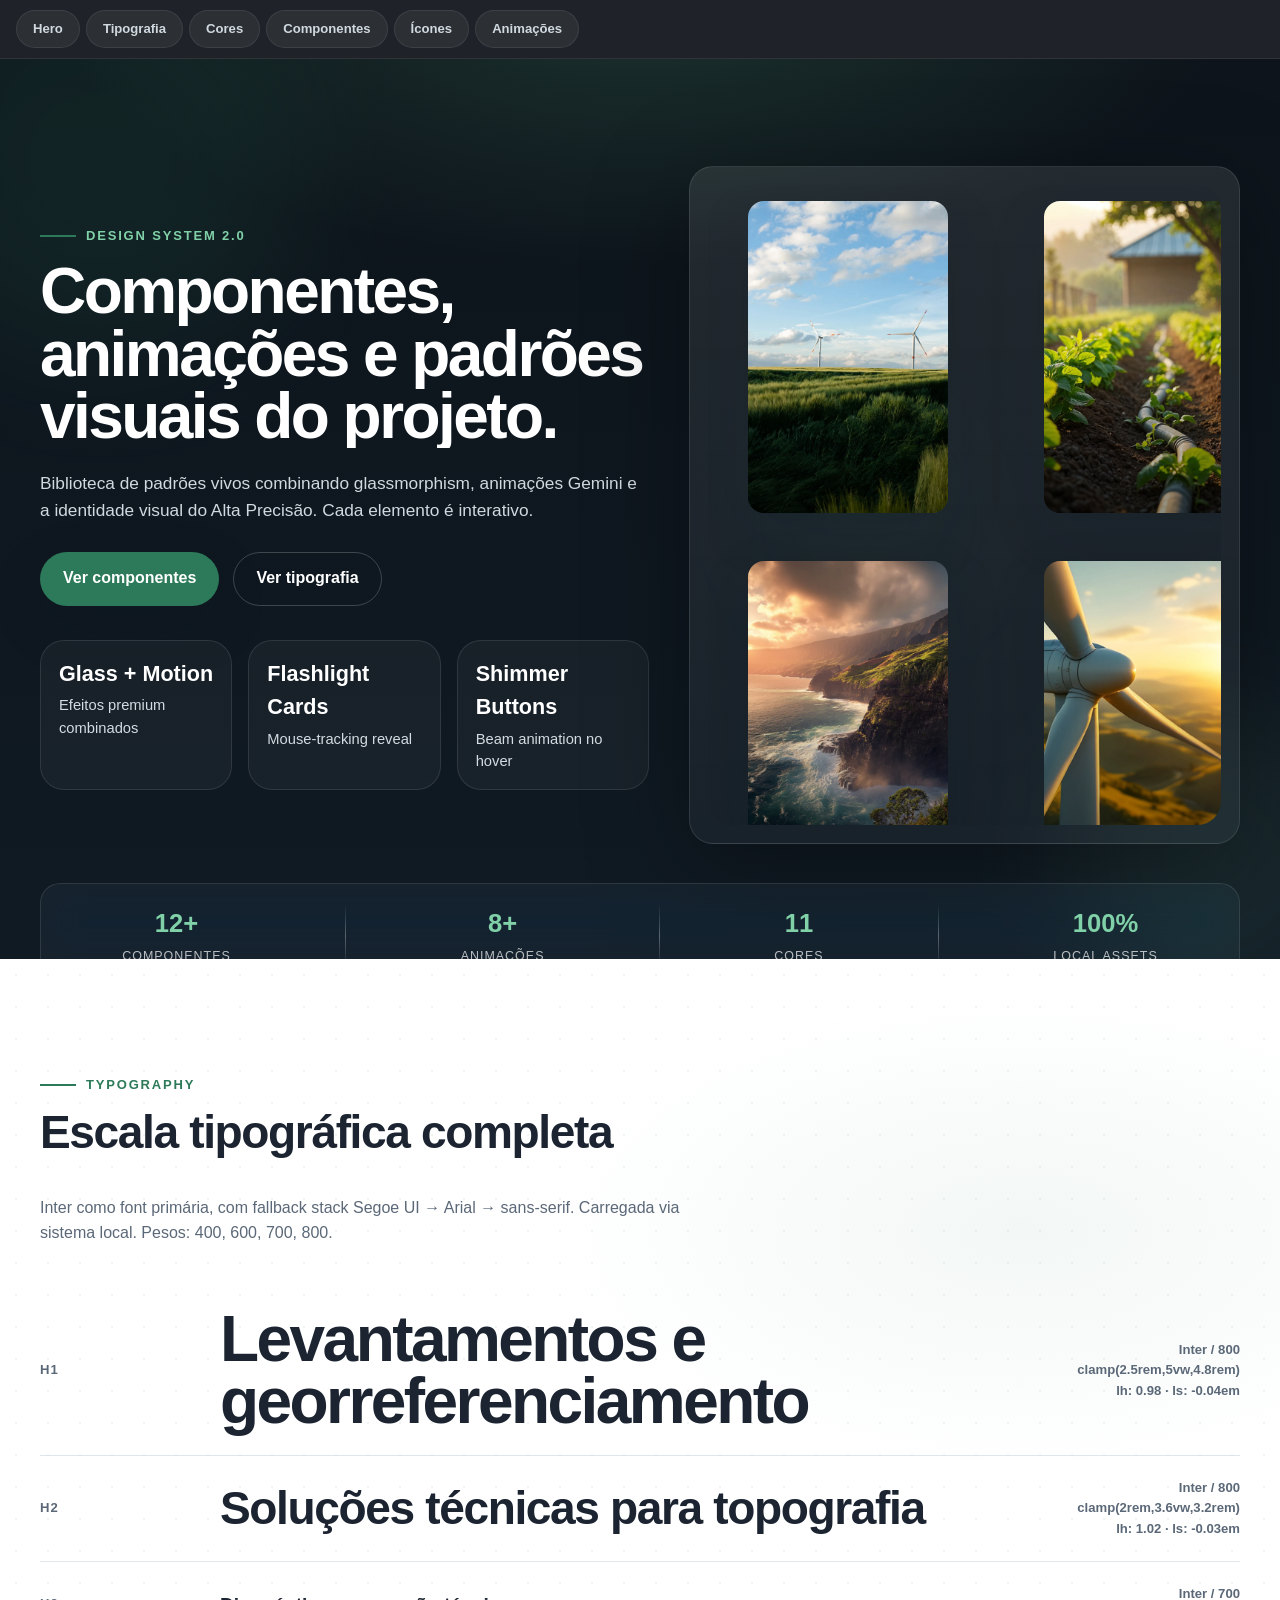
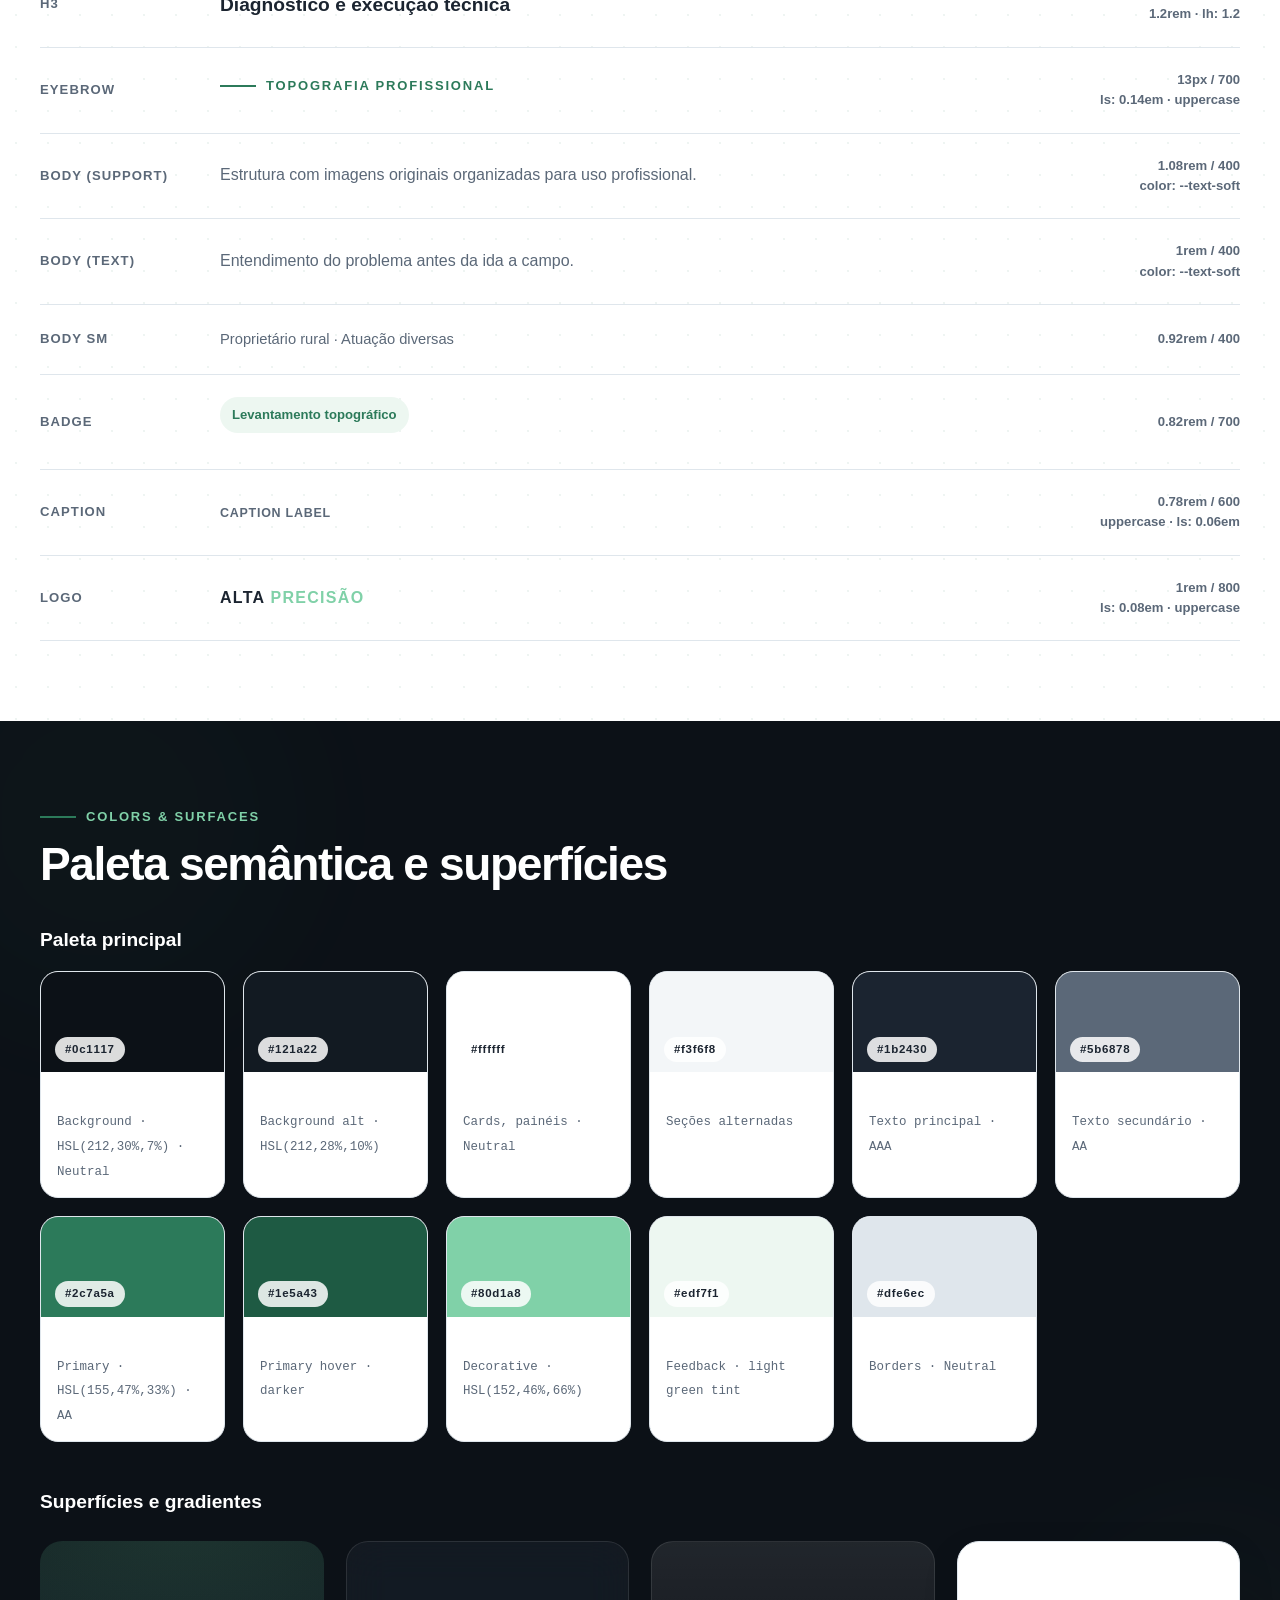
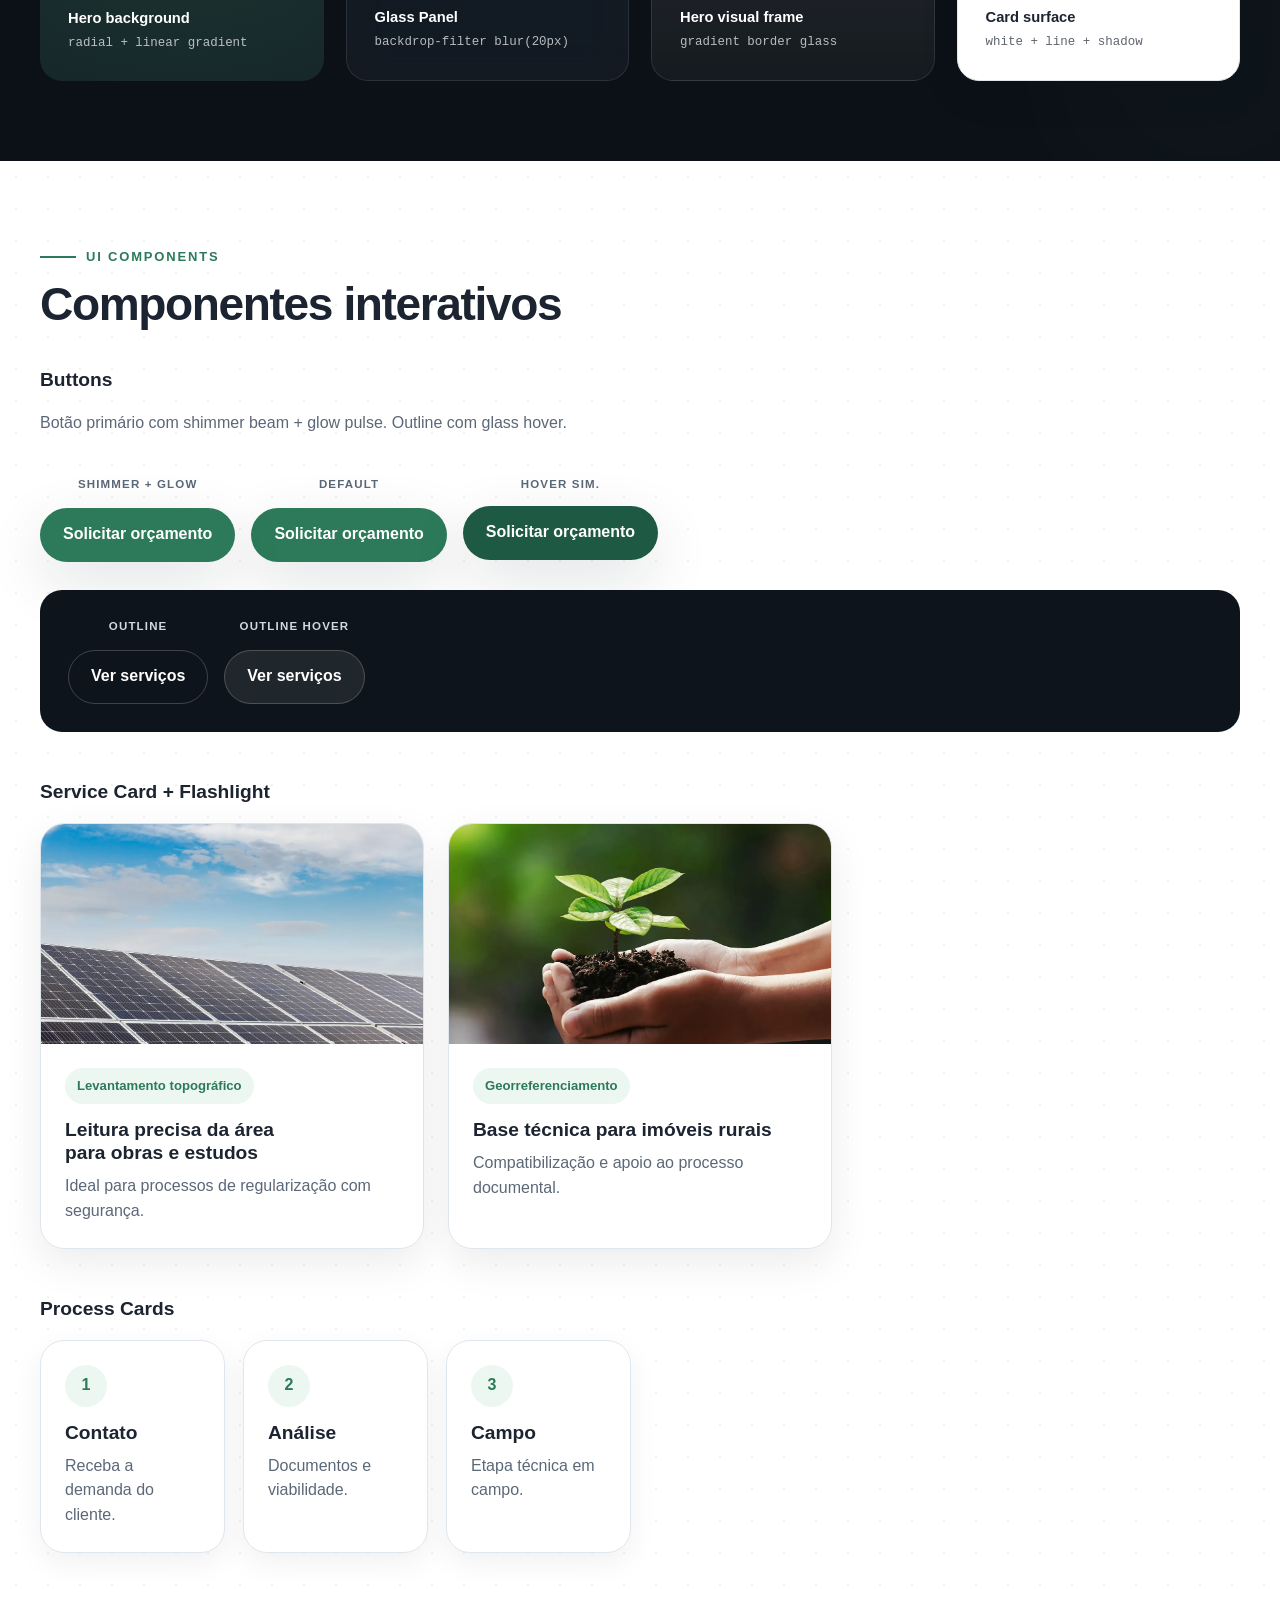
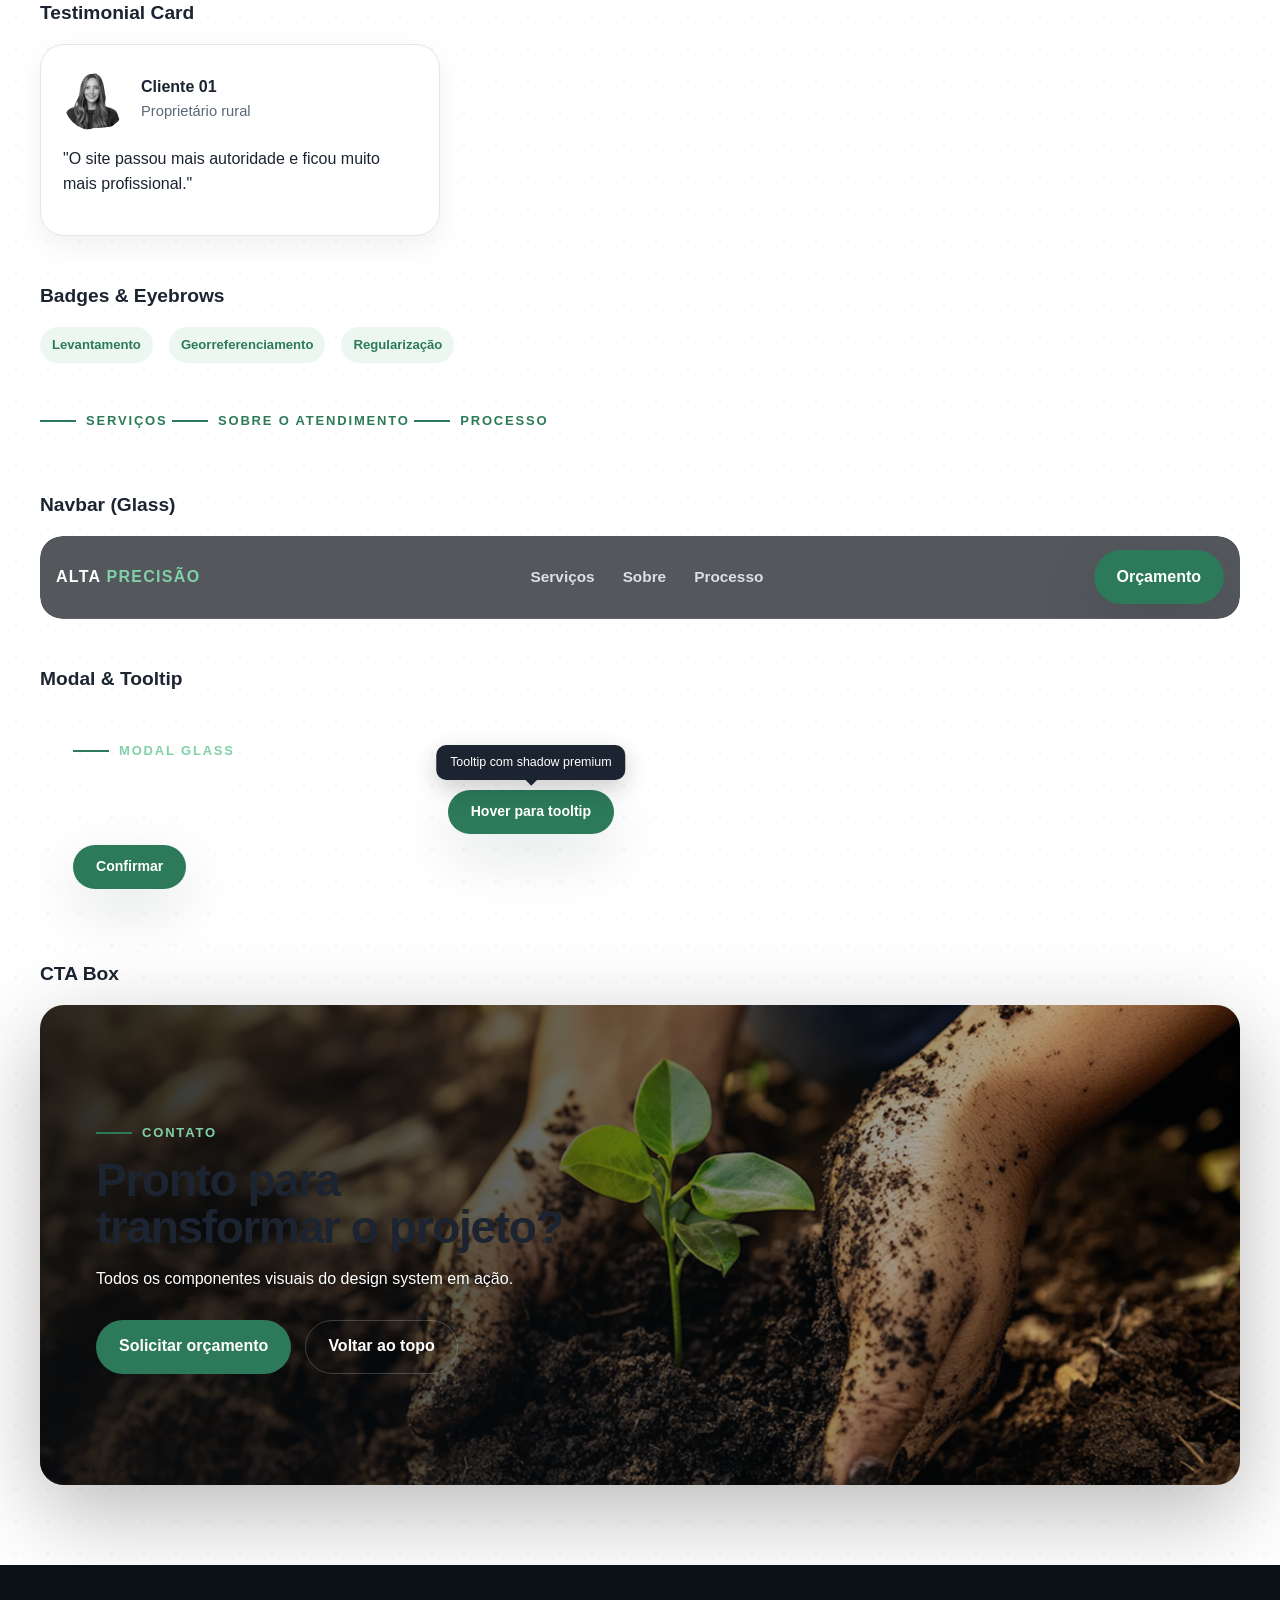
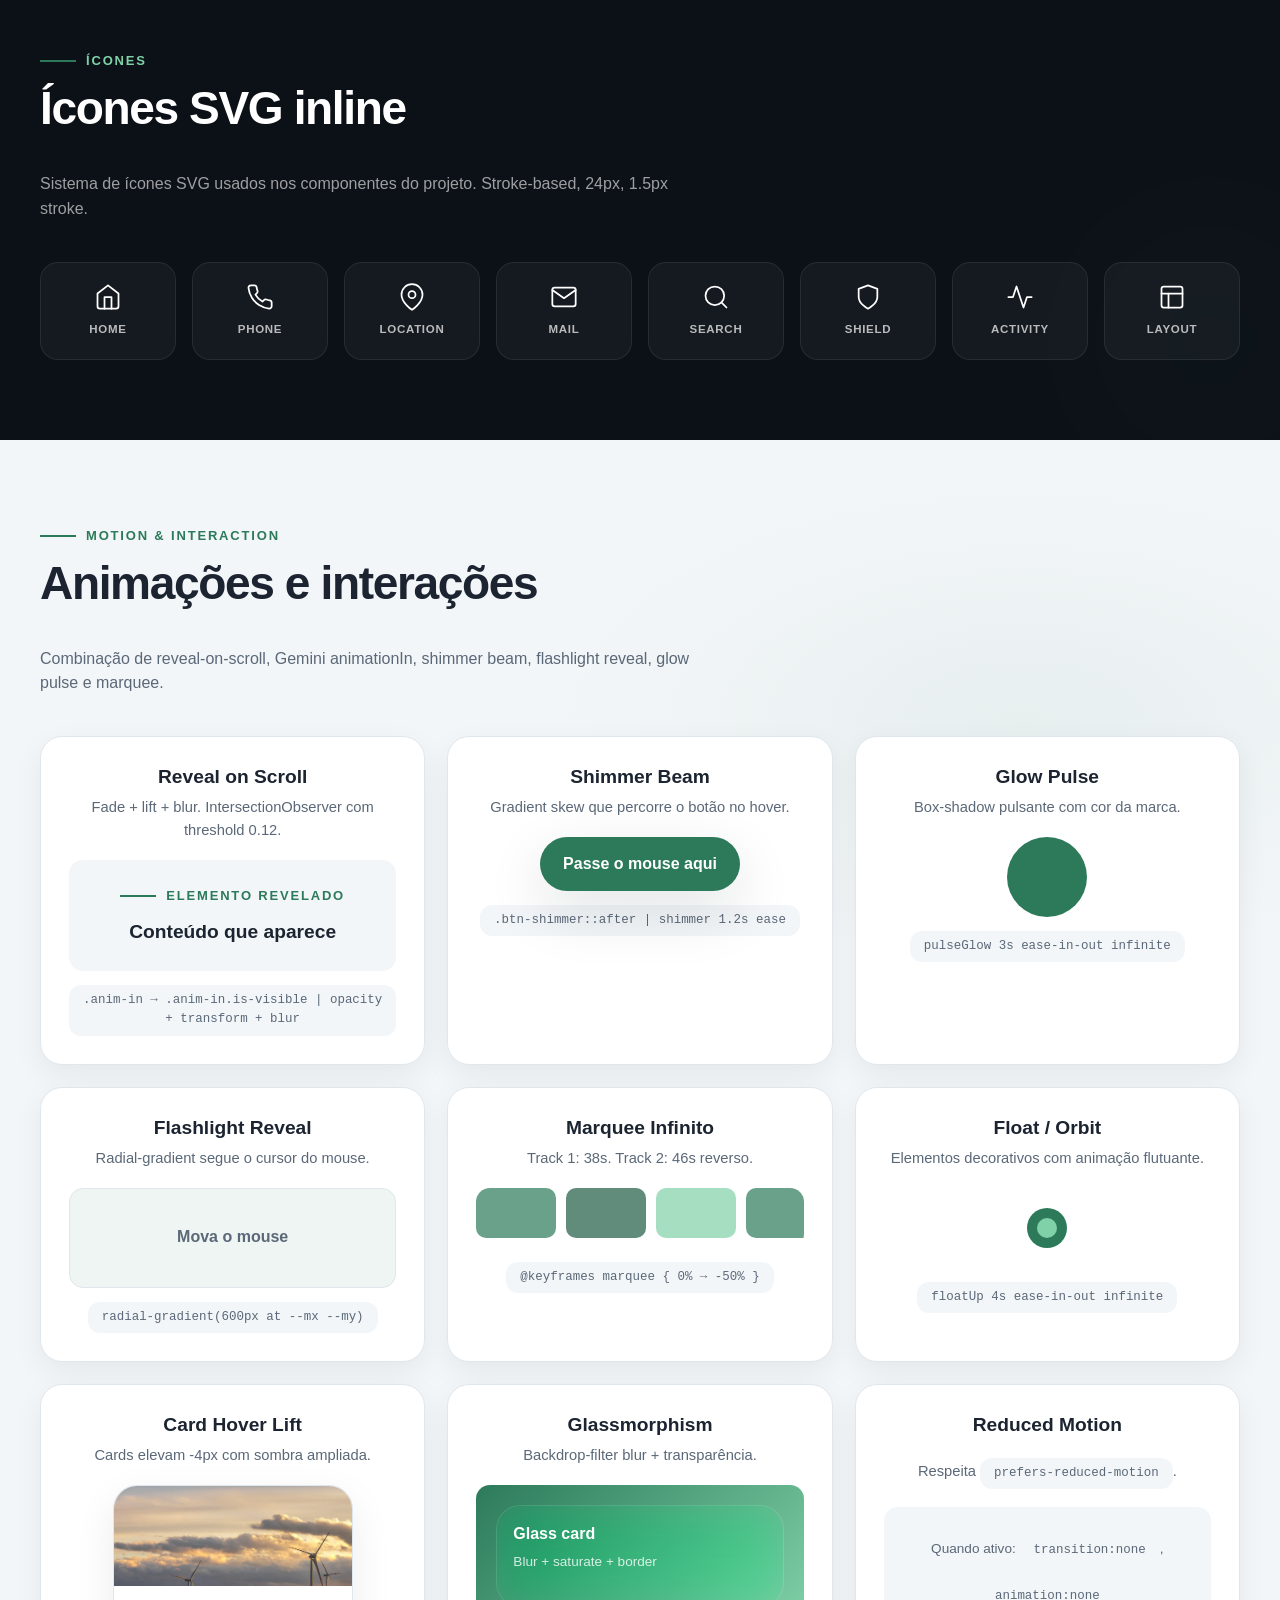
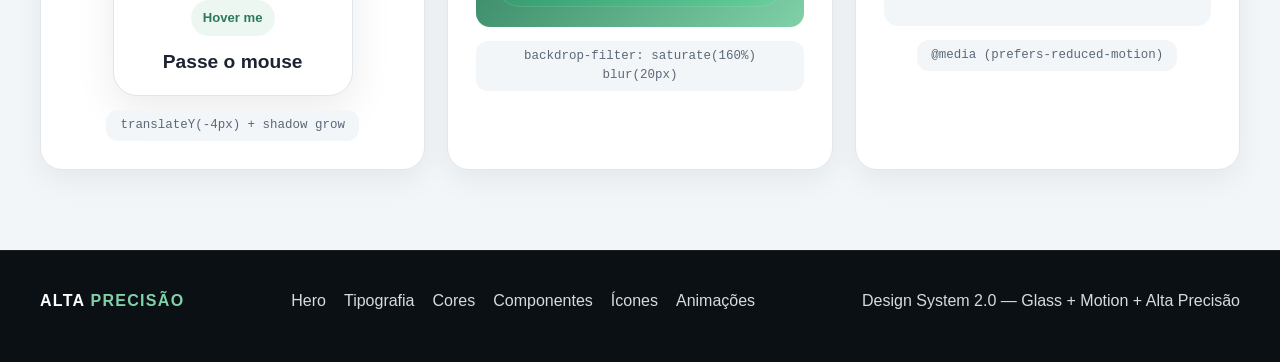
<file: assets/design_system.html>
<!DOCTYPE html>
<html lang="pt-BR">
<head>
  <meta charset="utf-8" />
  <meta name="viewport" content="width=device-width, initial-scale=1" />
  <title>Design System 2.0 — Alta Precisão</title>
  <meta name="description" content="Design system avançado com glassmorphism, animações Gemini e componentes interativos." />
  <link rel="stylesheet" href="css/style.css" />
  <style>
    /* ── DS2 ENHANCED ANIMATIONS ── */
    @keyframes animationIn {
      0% { opacity: 0; transform: translateY(30px); filter: blur(10px); }
      100% { opacity: 1; transform: translateY(0); filter: blur(0); }
    }
    @keyframes shimmer {
      from { transform: translateX(-100%) skewX(-15deg); }
      to { transform: translateX(200%) skewX(-15deg); }
    }
    @keyframes pulseGlow {
      0%, 100% { box-shadow: 0 0 20px rgba(44,122,90,.3), 0 0 60px rgba(44,122,90,.1); }
      50% { box-shadow: 0 0 40px rgba(44,122,90,.5), 0 0 100px rgba(44,122,90,.2); }
    }
    @keyframes gradientShift {
      0% { background-position: 0% 50%; }
      50% { background-position: 100% 50%; }
      100% { background-position: 0% 50%; }
    }
    @keyframes floatUp {
      0%, 100% { transform: translateY(0px); }
      50% { transform: translateY(-12px); }
    }
    @keyframes borderRotate {
      0% { --angle: 0deg; }
      100% { --angle: 360deg; }
    }
    @keyframes fadeSlideUp {
      0% { opacity:0; transform:translateY(40px) scale(.97); filter:blur(6px); }
      100% { opacity:1; transform:translateY(0) scale(1); filter:blur(0); }
    }
    @keyframes orbitGlow {
      0% { transform: rotate(0deg) translateX(180px) rotate(0deg); opacity:.6; }
      50% { opacity:1; }
      100% { transform: rotate(360deg) translateX(180px) rotate(-360deg); opacity:.6; }
    }
    @keyframes textReveal {
      0% { clip-path: inset(0 100% 0 0); }
      100% { clip-path: inset(0 0% 0 0); }
    }
    @keyframes scaleIn {
      0% { transform: scale(.85); opacity:0; }
      100% { transform: scale(1); opacity:1; }
    }

    /* ── ANIMATE ON SCROLL ── */
    .anim-in { opacity:0; transform:translateY(30px); filter:blur(8px); transition: opacity .8s cubic-bezier(.16,1,.3,1), transform .8s cubic-bezier(.16,1,.3,1), filter .8s ease; }
    .anim-in.is-visible { opacity:1; transform:translateY(0); filter:blur(0); }
    .anim-in.d1 { transition-delay:.1s } .anim-in.d2 { transition-delay:.2s }
    .anim-in.d3 { transition-delay:.3s } .anim-in.d4 { transition-delay:.4s }
    .anim-in.d5 { transition-delay:.5s } .anim-in.d6 { transition-delay:.6s }

    /* ── GLASSMORPHISM ── */
    .glass-panel {
      background: rgba(255,255,255,.04);
      backdrop-filter: saturate(160%) blur(20px);
      -webkit-backdrop-filter: saturate(160%) blur(20px);
      border: 1px solid rgba(255,255,255,.1);
      border-radius: var(--radius);
    }
    .glass-panel-light {
      background: rgba(255,255,255,.65);
      backdrop-filter: blur(16px);
      border: 1px solid rgba(255,255,255,.5);
      border-radius: var(--radius);
    }
    .glass-divider {
      height:1px;
      background: linear-gradient(90deg, transparent, rgba(255,255,255,.35) 20%, rgba(255,255,255,.5) 50%, rgba(255,255,255,.35) 80%, transparent);
    }

    /* ── FLASHLIGHT CARD ── */
    .flashlight-card { position:relative; overflow:hidden; }
    .flashlight-card::before {
      content:""; position:absolute; inset:0;
      background: radial-gradient(600px circle at var(--mx) var(--my), rgba(44,122,90,.15), transparent 40%);
      opacity:0; transition:opacity .5s; pointer-events:none; z-index:2;
    }
    .flashlight-card:hover::before { opacity:1; }

    /* ── SHIMMER BUTTON ── */
    .btn-shimmer { position:relative; overflow:hidden; }
    .btn-shimmer::after {
      content:""; position:absolute; top:0; left:0; width:100%; height:100%;
      background: linear-gradient(90deg, transparent, rgba(255,255,255,.25), transparent);
      transform: translateX(-100%) skewX(-15deg);
      transition: none;
    }
    .btn-shimmer:hover::after { animation: shimmer 1.2s ease forwards; }

    /* ── GLOW EFFECTS ── */
    .glow-brand { box-shadow: 0 0 20px rgba(44,122,90,.4), 0 0 60px rgba(44,122,90,.12); }
    .glow-pulse { animation: pulseGlow 3s ease-in-out infinite; }

    /* ── DS NAV ── */
    .ds-nav{
      position:sticky;top:0;z-index:50;
      display:flex;align-items:center;gap:6px;
      padding:10px 16px;overflow-x:auto;white-space:nowrap;
      background:rgba(12,17,23,.92);backdrop-filter:saturate(160%) blur(12px);
      border-bottom:1px solid rgba(255,255,255,.08);
    }
    .ds-nav a{
      display:inline-flex;align-items:center;min-height:38px;padding:0 16px;
      border-radius:999px;font-size:.82rem;font-weight:700;color:#d0d9df;
      background:rgba(255,255,255,.06);border:1px solid rgba(255,255,255,.08);
      transition:background .2s,color .2s,box-shadow .3s;flex:0 0 auto;
    }
    .ds-nav a:hover{background:var(--brand);color:#fff;box-shadow:0 0 20px rgba(44,122,90,.3)}

    /* ── DS SECTIONS ── */
    .ds-section{padding:80px 0;position:relative;overflow:hidden}
    .ds-section-dark{background:#0c1117;color:#fff}
    .ds-section-soft{background:var(--surface-2)}
    .ds-section-light{background:#fff}
    .ds-label{
      display:inline-flex;align-items:center;gap:10px;
      font-size:13px;font-weight:700;letter-spacing:.14em;text-transform:uppercase;
      color:var(--brand);margin-bottom:14px;
    }
    .ds-label::before{content:"";width:36px;height:2px;background:var(--brand);display:block;flex:0 0 auto}
    .ds-title{font-size:clamp(2rem,3.6vw,3.2rem);line-height:1.02;letter-spacing:-.03em;margin-bottom:40px}
    .ds-subtitle{font-size:1.2rem;line-height:1.2;margin-bottom:20px}
    .ds-desc{font-size:1rem;color:var(--text-soft);max-width:660px;margin-bottom:40px}

    /* ── DS GRIDS ── */
    .ds-type-table{width:100%;border-collapse:collapse}
    .ds-type-table tr{border-bottom:1px solid var(--line)}
    .ds-type-table td{padding:22px 0;vertical-align:middle}
    .ds-type-table .ds-type-name{width:180px;font-size:.82rem;font-weight:700;letter-spacing:.08em;text-transform:uppercase;color:var(--text-soft)}
    .ds-type-table .ds-type-spec{width:140px;text-align:right;font-size:.82rem;font-weight:600;color:var(--text-soft);white-space:nowrap}
    .ds-color-grid{display:grid;grid-template-columns:repeat(auto-fill,minmax(180px,1fr));gap:18px}
    .ds-swatch{border-radius:18px;overflow:hidden;border:1px solid var(--line);background:#fff;transition:transform .3s,box-shadow .3s}
    .ds-swatch:hover{transform:translateY(-4px);box-shadow:0 16px 40px rgba(0,0,0,.1)}
    .ds-swatch-fill{height:100px;display:flex;align-items:flex-end;padding:10px 14px}
    .ds-swatch-fill span{font-size:.72rem;font-weight:700;letter-spacing:.06em;padding:4px 10px;border-radius:999px;background:rgba(255,255,255,.85);color:var(--text)}
    .ds-swatch-info{padding:14px 16px}
    .ds-swatch-info strong{display:block;font-size:.88rem}
    .ds-swatch-info code{font-size:.78rem;color:var(--text-soft)}
    .ds-component-row{display:flex;flex-wrap:wrap;gap:16px;align-items:center;margin-bottom:28px}
    .ds-state-box{display:flex;flex-direction:column;align-items:center;gap:6px}
    .ds-state-label{display:block;font-size:.72rem;font-weight:700;letter-spacing:.1em;text-transform:uppercase;color:var(--text-soft);margin-bottom:8px;text-align:center}
    .ds-surface-grid{display:grid;grid-template-columns:repeat(auto-fill,minmax(260px,1fr));gap:22px;margin-top:28px}
    .ds-surface-card{border-radius:22px;padding:28px;min-height:140px;display:flex;flex-direction:column;justify-content:flex-end;transition:transform .3s}
    .ds-surface-card:hover{transform:scale(1.02)}
    .ds-surface-card strong{display:block;font-size:.92rem;margin-bottom:4px}
    .ds-surface-card code{font-size:.78rem;opacity:.7}
    .ds-motion-grid{display:grid;grid-template-columns:repeat(auto-fill,minmax(300px,1fr));gap:22px}
    .ds-motion-item{border-radius:22px;padding:28px;background:#fff;border:1px solid var(--line);box-shadow:0 10px 30px rgba(12,18,28,.06);text-align:center;transition:transform .3s,box-shadow .3s}
    .ds-motion-item:hover{transform:translateY(-4px);box-shadow:0 20px 50px rgba(12,18,28,.12)}
    .ds-motion-item h3{margin-bottom:8px}
    .ds-motion-item p{color:var(--text-soft);font-size:.92rem;margin-bottom:18px}
    .ds-motion-item code{display:inline-block;padding:6px 14px;border-radius:12px;background:var(--surface-2);font-size:.78rem;color:var(--text-soft);margin-top:14px}

    /* ── HERO BG PARTICLES ── */
    .hero-particles{position:absolute;inset:0;overflow:hidden;pointer-events:none;z-index:0}
    .hero-particles .orb{
      position:absolute;border-radius:50%;filter:blur(60px);opacity:.4;
    }
    .hero-particles .orb-1{width:400px;height:400px;background:rgba(44,122,90,.35);top:-100px;left:-100px;animation:floatUp 8s ease-in-out infinite}
    .hero-particles .orb-2{width:300px;height:300px;background:rgba(128,209,168,.2);bottom:-50px;right:-80px;animation:floatUp 10s ease-in-out infinite 2s}
    .hero-particles .orb-3{width:200px;height:200px;background:rgba(44,122,90,.15);top:40%;left:60%;animation:floatUp 12s ease-in-out infinite 4s}

    /* ── SECTION BG DECORATIONS ── */
    .section-bg-dots{
      position:absolute;inset:0;
      background-image:radial-gradient(rgba(44,122,90,.08) 1px, transparent 1px);
      background-size:32px 32px;
      pointer-events:none;z-index:0;
    }
    .section-bg-gradient{
      position:absolute;inset:0;
      background:radial-gradient(800px 400px at 80% 20%, rgba(44,122,90,.06), transparent 60%);
      pointer-events:none;z-index:0;
    }

    /* ── DARK SECTION TYPE TABLE ── */
    .ds-section-dark .ds-type-table tr{border-bottom-color:rgba(255,255,255,.08)}
    .ds-section-dark .ds-type-table .ds-type-name{color:rgba(255,255,255,.5)}
    .ds-section-dark .ds-type-table .ds-type-spec{color:rgba(255,255,255,.4)}

    /* ── ICON SHOWCASE ── */
    .icon-grid{display:grid;grid-template-columns:repeat(auto-fill,minmax(120px,1fr));gap:16px}
    .icon-item{
      display:flex;flex-direction:column;align-items:center;gap:10px;
      padding:20px 12px;border-radius:18px;background:rgba(255,255,255,.04);
      border:1px solid rgba(255,255,255,.08);transition:all .3s;
    }
    .icon-item:hover{background:rgba(44,122,90,.1);border-color:var(--brand);transform:translateY(-4px)}
    .icon-item svg{width:28px;height:28px;stroke:currentColor;fill:none;stroke-width:1.5;stroke-linecap:round;stroke-linejoin:round}
    .icon-item span{font-size:.72rem;font-weight:600;letter-spacing:.06em;text-transform:uppercase;opacity:.7}

    @media(max-width:640px){
      .ds-nav{gap:4px;padding:8px 12px}
      .ds-nav a{padding:0 12px;font-size:.76rem;min-height:34px}
      .ds-type-table .ds-type-name{width:100px;font-size:.72rem}
    }
  </style>
</head>
<body>

  <!-- ═══════ DS NAV ═══════ -->
  <nav class="ds-nav" aria-label="Design system navigation">
    <a href="#ds-hero">Hero</a>
    <a href="#ds-typography">Tipografia</a>
    <a href="#ds-colors">Cores</a>
    <a href="#ds-components">Componentes</a>
    <a href="#ds-icons">Ícones</a>
    <a href="#ds-motion">Animações</a>
  </nav>

  <!-- ═══════ 0 · HERO ═══════ -->
  <section class="hero" id="ds-hero" style="position:relative;min-height:100vh;display:flex;align-items:center">
    <div class="hero-particles">
      <div class="orb orb-1"></div>
      <div class="orb orb-2"></div>
      <div class="orb orb-3"></div>
    </div>
    <div class="container hero-grid" style="position:relative;z-index:2">
      <div class="hero-copy">
        <div class="anim-in d1 eyebrow" style="color:#80d1a8">Design System 2.0</div>
        <h1 class="anim-in d2" style="animation:textReveal 1.2s cubic-bezier(.16,1,.3,1) .3s both">Componentes, animações e padrões visuais do projeto.</h1>
        <p class="support anim-in d3">
          Biblioteca de padrões vivos combinando glassmorphism, animações Gemini e a identidade visual do Alta Precisão. Cada elemento é interativo.
        </p>
        <div class="hero-actions anim-in d4">
          <a class="button btn-shimmer glow-pulse" href="#ds-components" style="position:relative;overflow:hidden">
            <span style="position:relative;z-index:1">Ver componentes</span>
          </a>
          <a class="button outline" href="#ds-typography" style="transition:all .3s">Ver tipografia</a>
        </div>
        <div class="hero-points anim-in d5">
          <div class="hero-point glass-panel flashlight-card" onmousemove="this.style.setProperty('--mx',event.offsetX+'px');this.style.setProperty('--my',event.offsetY+'px')">
            <strong>Glass + Motion</strong><span>Efeitos premium combinados</span>
          </div>
          <div class="hero-point glass-panel flashlight-card" onmousemove="this.style.setProperty('--mx',event.offsetX+'px');this.style.setProperty('--my',event.offsetY+'px')">
            <strong>Flashlight Cards</strong><span>Mouse-tracking reveal</span>
          </div>
          <div class="hero-point glass-panel flashlight-card" onmousemove="this.style.setProperty('--mx',event.offsetX+'px');this.style.setProperty('--my',event.offsetY+'px')">
            <strong>Shimmer Buttons</strong><span>Beam animation no hover</span>
          </div>
        </div>
      </div>

      <div class="hero-visual anim-in d3" style="position:relative">
        <div class="hero-slider" aria-label="Galeria hero">
          <div class="hero-track">
            <figure class="hero-card"><img src="images/hero-slide-01.webp" alt="Hero 1" /></figure>
            <figure class="hero-card"><img src="images/hero-slide-02.webp" alt="Hero 2" /></figure>
            <figure class="hero-card"><img src="images/hero-slide-03.webp" alt="Hero 3" /></figure>
            <figure class="hero-card"><img src="images/hero-slide-04.webp" alt="Hero 4" /></figure>
            <figure class="hero-card"><img src="images/hero-slide-05.webp" alt="Hero 5" /></figure>
            <figure class="hero-card"><img src="images/hero-slide-06.webp" alt="Hero 6" /></figure>
            <figure class="hero-card"><img src="images/hero-slide-07.webp" alt="Hero 7" /></figure>
            <figure class="hero-card"><img src="images/hero-slide-08.webp" alt="Hero 8" /></figure>
            <figure class="hero-card"><img src="images/hero-slide-01.webp" alt="" aria-hidden="true" /></figure>
            <figure class="hero-card"><img src="images/hero-slide-02.webp" alt="" aria-hidden="true" /></figure>
            <figure class="hero-card"><img src="images/hero-slide-03.webp" alt="" aria-hidden="true" /></figure>
            <figure class="hero-card"><img src="images/hero-slide-04.webp" alt="" aria-hidden="true" /></figure>
            <figure class="hero-card"><img src="images/hero-slide-05.webp" alt="" aria-hidden="true" /></figure>
            <figure class="hero-card"><img src="images/hero-slide-06.webp" alt="" aria-hidden="true" /></figure>
            <figure class="hero-card"><img src="images/hero-slide-07.webp" alt="" aria-hidden="true" /></figure>
            <figure class="hero-card"><img src="images/hero-slide-08.webp" alt="" aria-hidden="true" /></figure>
          </div>
          <div class="hero-track">
            <figure class="hero-card"><img src="images/hero-slide-08.webp" alt="" aria-hidden="true" /></figure>
            <figure class="hero-card"><img src="images/hero-slide-07.webp" alt="" aria-hidden="true" /></figure>
            <figure class="hero-card"><img src="images/hero-slide-06.webp" alt="" aria-hidden="true" /></figure>
            <figure class="hero-card"><img src="images/hero-slide-05.webp" alt="" aria-hidden="true" /></figure>
            <figure class="hero-card"><img src="images/hero-slide-04.webp" alt="" aria-hidden="true" /></figure>
            <figure class="hero-card"><img src="images/hero-slide-03.webp" alt="" aria-hidden="true" /></figure>
            <figure class="hero-card"><img src="images/hero-slide-02.webp" alt="" aria-hidden="true" /></figure>
            <figure class="hero-card"><img src="images/hero-slide-01.webp" alt="" aria-hidden="true" /></figure>
            <figure class="hero-card"><img src="images/hero-slide-08.webp" alt="" aria-hidden="true" /></figure>
            <figure class="hero-card"><img src="images/hero-slide-07.webp" alt="" aria-hidden="true" /></figure>
            <figure class="hero-card"><img src="images/hero-slide-06.webp" alt="" aria-hidden="true" /></figure>
            <figure class="hero-card"><img src="images/hero-slide-05.webp" alt="" aria-hidden="true" /></figure>
            <figure class="hero-card"><img src="images/hero-slide-04.webp" alt="" aria-hidden="true" /></figure>
            <figure class="hero-card"><img src="images/hero-slide-03.webp" alt="" aria-hidden="true" /></figure>
            <figure class="hero-card"><img src="images/hero-slide-02.webp" alt="" aria-hidden="true" /></figure>
            <figure class="hero-card"><img src="images/hero-slide-01.webp" alt="" aria-hidden="true" /></figure>
          </div>
        </div>
      </div>
    </div>

    <!-- Glass stat bar at bottom of hero -->
    <div style="position:absolute;bottom:0;left:0;right:0;z-index:3">
      <div class="container">
        <div class="glass-panel anim-in d6" style="display:flex;justify-content:space-around;padding:20px 32px;margin-bottom:-30px;border-radius:20px;gap:16px;flex-wrap:wrap">
          <div style="text-align:center"><strong style="font-size:1.6rem;color:#80d1a8">12+</strong><br><span style="font-size:.78rem;opacity:.7;text-transform:uppercase;letter-spacing:.08em">Componentes</span></div>
          <div class="glass-divider" style="width:1px;height:auto;background:linear-gradient(180deg,transparent,rgba(255,255,255,.3),transparent)"></div>
          <div style="text-align:center"><strong style="font-size:1.6rem;color:#80d1a8">8+</strong><br><span style="font-size:.78rem;opacity:.7;text-transform:uppercase;letter-spacing:.08em">Animações</span></div>
          <div class="glass-divider" style="width:1px;height:auto;background:linear-gradient(180deg,transparent,rgba(255,255,255,.3),transparent)"></div>
          <div style="text-align:center"><strong style="font-size:1.6rem;color:#80d1a8">11</strong><br><span style="font-size:.78rem;opacity:.7;text-transform:uppercase;letter-spacing:.08em">Cores</span></div>
          <div class="glass-divider" style="width:1px;height:auto;background:linear-gradient(180deg,transparent,rgba(255,255,255,.3),transparent)"></div>
          <div style="text-align:center"><strong style="font-size:1.6rem;color:#80d1a8">100%</strong><br><span style="font-size:.78rem;opacity:.7;text-transform:uppercase;letter-spacing:.08em">Local Assets</span></div>
        </div>
      </div>
    </div>
  </section>


  <!-- ═══════ 1 · TYPOGRAPHY ═══════ -->
  <section class="ds-section ds-section-light" id="ds-typography" style="padding-top:110px;position:relative">
    <div class="section-bg-dots"></div>
    <div class="section-bg-gradient"></div>
    <div class="container" style="position:relative;z-index:1">
      <div class="ds-label anim-in">Typography</div>
      <h2 class="ds-title anim-in d1">Escala tipográfica completa</h2>
      <p class="ds-desc anim-in d2">Inter como font primária, com fallback stack Segoe UI → Arial → sans-serif. Carregada via sistema local. Pesos: 400, 600, 700, 800.</p>

      <table class="ds-type-table">
        <tbody>
          <tr class="anim-in d1"><td class="ds-type-name">H1</td><td><h1 style="font-size:clamp(2.5rem,5vw,4.8rem);line-height:.98;letter-spacing:-.04em">Levantamentos e georreferenciamento</h1></td><td class="ds-type-spec">Inter / 800<br>clamp(2.5rem,5vw,4.8rem)<br>lh: 0.98 · ls: -0.04em</td></tr>
          <tr class="anim-in d2"><td class="ds-type-name">H2</td><td><h2>Soluções técnicas para topografia</h2></td><td class="ds-type-spec">Inter / 800<br>clamp(2rem,3.6vw,3.2rem)<br>lh: 1.02 · ls: -0.03em</td></tr>
          <tr class="anim-in d3"><td class="ds-type-name">H3</td><td><h3>Diagnóstico e execução técnica</h3></td><td class="ds-type-spec">Inter / 700<br>1.2rem · lh: 1.2</td></tr>
          <tr class="anim-in d1"><td class="ds-type-name">Eyebrow</td><td><div class="eyebrow">Topografia profissional</div></td><td class="ds-type-spec">13px / 700<br>ls: 0.14em · uppercase</td></tr>
          <tr class="anim-in d2"><td class="ds-type-name">Body (support)</td><td><p class="support" style="color:var(--text-soft)">Estrutura com imagens originais organizadas para uso profissional.</p></td><td class="ds-type-spec">1.08rem / 400<br>color: --text-soft</td></tr>
          <tr class="anim-in d3"><td class="ds-type-name">Body (text)</td><td><p class="text">Entendimento do problema antes da ida a campo.</p></td><td class="ds-type-spec">1rem / 400<br>color: --text-soft</td></tr>
          <tr class="anim-in d1"><td class="ds-type-name">Body SM</td><td><span style="font-size:.92rem;color:var(--text-soft)">Proprietário rural · Atuação diversas</span></td><td class="ds-type-spec">0.92rem / 400</td></tr>
          <tr class="anim-in d2"><td class="ds-type-name">Badge</td><td><span class="service-badge">Levantamento topográfico</span></td><td class="ds-type-spec">0.82rem / 700</td></tr>
          <tr class="anim-in d3"><td class="ds-type-name">Caption</td><td><span style="font-size:.78rem;font-weight:600;color:var(--text-soft);letter-spacing:.06em;text-transform:uppercase">CAPTION LABEL</span></td><td class="ds-type-spec">0.78rem / 600<br>uppercase · ls: 0.06em</td></tr>
          <tr class="anim-in d1"><td class="ds-type-name">Logo</td><td><span style="font-size:1rem;font-weight:800;letter-spacing:.08em;text-transform:uppercase">Alta <span style="color:#80d1a8">Precisão</span></span></td><td class="ds-type-spec">1rem / 800<br>ls: 0.08em · uppercase</td></tr>
        </tbody>
      </table>
    </div>
  </section>


  <!-- ═══════ 2 · COLORS & SURFACES ═══════ -->
  <section class="ds-section ds-section-dark" id="ds-colors" style="position:relative">
    <div class="hero-particles" style="opacity:.3"><div class="orb orb-1"></div><div class="orb orb-2"></div></div>
    <div class="container" style="position:relative;z-index:1">
      <div class="ds-label anim-in" style="color:#80d1a8">Colors &amp; Surfaces</div>
      <h2 class="ds-title anim-in d1" style="color:#fff">Paleta semântica e superfícies</h2>

      <h3 class="ds-subtitle anim-in d2" style="color:#fff">Paleta principal</h3>
      <div class="ds-color-grid">
        <div class="ds-swatch anim-in d1"><div class="ds-swatch-fill" style="background:var(--bg)"><span>#0c1117</span></div><div class="ds-swatch-info"><strong>--bg</strong><code>Background · HSL(212,30%,7%) · Neutral</code></div></div>
        <div class="ds-swatch anim-in d2"><div class="ds-swatch-fill" style="background:var(--bg-soft)"><span>#121a22</span></div><div class="ds-swatch-info"><strong>--bg-soft</strong><code>Background alt · HSL(212,28%,10%)</code></div></div>
        <div class="ds-swatch anim-in d3"><div class="ds-swatch-fill" style="background:#fff"><span>#ffffff</span></div><div class="ds-swatch-info"><strong>--surface</strong><code>Cards, painéis · Neutral</code></div></div>
        <div class="ds-swatch anim-in d4"><div class="ds-swatch-fill" style="background:var(--surface-2)"><span>#f3f6f8</span></div><div class="ds-swatch-info"><strong>--surface-2</strong><code>Seções alternadas</code></div></div>
        <div class="ds-swatch anim-in d1"><div class="ds-swatch-fill" style="background:var(--text)"><span>#1b2430</span></div><div class="ds-swatch-info"><strong>--text</strong><code>Texto principal · AAA</code></div></div>
        <div class="ds-swatch anim-in d2"><div class="ds-swatch-fill" style="background:var(--text-soft)"><span>#5b6878</span></div><div class="ds-swatch-info"><strong>--text-soft</strong><code>Texto secundário · AA</code></div></div>
        <div class="ds-swatch anim-in d3"><div class="ds-swatch-fill" style="background:var(--brand)"><span>#2c7a5a</span></div><div class="ds-swatch-info"><strong>--brand</strong><code>Primary · HSL(155,47%,33%) · AA</code></div></div>
        <div class="ds-swatch anim-in d4"><div class="ds-swatch-fill" style="background:var(--brand-2)"><span>#1e5a43</span></div><div class="ds-swatch-info"><strong>--brand-2</strong><code>Primary hover · darker</code></div></div>
        <div class="ds-swatch anim-in d1"><div class="ds-swatch-fill" style="background:#80d1a8"><span>#80d1a8</span></div><div class="ds-swatch-info"><strong>Logo accent</strong><code>Decorative · HSL(152,46%,66%)</code></div></div>
        <div class="ds-swatch anim-in d2"><div class="ds-swatch-fill" style="background:#edf7f1"><span>#edf7f1</span></div><div class="ds-swatch-info"><strong>Badge bg</strong><code>Feedback · light green tint</code></div></div>
        <div class="ds-swatch anim-in d3"><div class="ds-swatch-fill" style="background:var(--line)"><span>#dfe6ec</span></div><div class="ds-swatch-info"><strong>--line</strong><code>Borders · Neutral</code></div></div>
      </div>

      <h3 class="ds-subtitle anim-in" style="margin-top:48px;color:#fff">Superfícies e gradientes</h3>
      <div class="ds-surface-grid">
        <div class="ds-surface-card anim-in d1" style="background:radial-gradient(1000px 500px at 50% -10%,rgba(87,166,121,.22),transparent 60%),linear-gradient(180deg,#0d141b,#101a23);color:#fff"><strong>Hero background</strong><code>radial + linear gradient</code></div>
        <div class="ds-surface-card glass-panel anim-in d2" style="color:#fff"><strong>Glass Panel</strong><code>backdrop-filter blur(20px)</code></div>
        <div class="ds-surface-card anim-in d3" style="background:linear-gradient(180deg,rgba(255,255,255,.09),rgba(255,255,255,.04));border:1px solid rgba(255,255,255,.1);color:#fff"><strong>Hero visual frame</strong><code>gradient border glass</code></div>
        <div class="ds-surface-card anim-in d4" style="background:#fff;border:1px solid var(--line);box-shadow:0 14px 40px rgba(12,18,28,.08);color:var(--text)"><strong>Card surface</strong><code>white + line + shadow</code></div>
      </div>
    </div>
  </section>


  <!-- ═══════ 3 · UI COMPONENTS ═══════ -->
  <section class="ds-section ds-section-light" id="ds-components" style="position:relative">
    <div class="section-bg-dots"></div>
    <div class="container" style="position:relative;z-index:1">
      <div class="ds-label anim-in">UI Components</div>
      <h2 class="ds-title anim-in d1">Componentes interativos</h2>

      <!-- Buttons -->
      <h3 class="ds-subtitle anim-in d2">Buttons</h3>
      <p class="ds-desc anim-in d3">Botão primário com shimmer beam + glow pulse. Outline com glass hover.</p>
      <div class="ds-component-row anim-in d4">
        <div class="ds-state-box"><span class="ds-state-label">Shimmer + Glow</span><a class="button btn-shimmer glow-pulse" href="#!"><span style="position:relative;z-index:1">Solicitar orçamento</span></a></div>
        <div class="ds-state-box"><span class="ds-state-label">Default</span><a class="button" href="#!">Solicitar orçamento</a></div>
        <div class="ds-state-box"><span class="ds-state-label">Hover sim.</span><a class="button" href="#!" style="transform:translateY(-2px);background:var(--brand-2)">Solicitar orçamento</a></div>
      </div>
      <div class="ds-component-row anim-in d5" style="background:#0d141b;padding:28px;border-radius:22px">
        <div class="ds-state-box"><span class="ds-state-label" style="color:#d0d9df">Outline</span><a class="button outline" href="#!">Ver serviços</a></div>
        <div class="ds-state-box"><span class="ds-state-label" style="color:#d0d9df">Outline hover</span><a class="button outline" href="#!" style="background:rgba(255,255,255,.08)">Ver serviços</a></div>
      </div>

      <!-- Cards -->
      <h3 class="ds-subtitle anim-in" style="margin-top:48px">Service Card + Flashlight</h3>
      <div style="display:grid;grid-template-columns:repeat(auto-fill,minmax(320px,1fr));gap:24px" class="anim-in d2">
        <article class="service-card flashlight-card" onmousemove="this.style.setProperty('--mx',event.offsetX+'px');this.style.setProperty('--my',event.offsetY+'px')">
          <div class="service-media"><img src="images/service-area-01.webp" alt="Levantamento" /></div>
          <div class="service-body"><span class="service-badge">Levantamento topográfico</span><h3>Leitura precisa da área para obras e estudos</h3><p>Ideal para processos de regularização com segurança.</p></div>
        </article>
        <article class="service-card flashlight-card" onmousemove="this.style.setProperty('--mx',event.offsetX+'px');this.style.setProperty('--my',event.offsetY+'px')">
          <div class="service-media"><img src="images/service-area-02.webp" alt="Georreferenciamento" /></div>
          <div class="service-body"><span class="service-badge">Georreferenciamento</span><h3>Base técnica para imóveis rurais</h3><p>Compatibilização e apoio ao processo documental.</p></div>
        </article>
      </div>

      <!-- Process Cards -->
      <h3 class="ds-subtitle anim-in" style="margin-top:48px">Process Cards</h3>
      <div style="display:grid;grid-template-columns:repeat(auto-fill,minmax(180px,1fr));gap:18px">
        <article class="process-card anim-in d1"><div class="process-step">1</div><h3>Contato</h3><p>Receba a demanda do cliente.</p></article>
        <article class="process-card anim-in d2"><div class="process-step">2</div><h3>Análise</h3><p>Documentos e viabilidade.</p></article>
        <article class="process-card anim-in d3"><div class="process-step">3</div><h3>Campo</h3><p>Etapa técnica em campo.</p></article>
      </div>

      <!-- Testimonial -->
      <h3 class="ds-subtitle anim-in" style="margin-top:48px">Testimonial Card</h3>
      <div style="max-width:400px" class="anim-in d2">
        <article class="testimonial">
          <div class="testimonial-top"><img src="images/client-01.webp" alt="Cliente" /><div><div class="person">Cliente 01</div><div class="role">Proprietário rural</div></div></div>
          <p class="quote">"O site passou mais autoridade e ficou muito mais profissional."</p>
        </article>
      </div>

      <!-- Badges, Eyebrows, Hero Points -->
      <h3 class="ds-subtitle anim-in" style="margin-top:48px">Badges &amp; Eyebrows</h3>
      <div class="ds-component-row anim-in d1">
        <span class="service-badge">Levantamento</span>
        <span class="service-badge">Georreferenciamento</span>
        <span class="service-badge">Regularização</span>
      </div>
      <div class="anim-in d2">
        <div class="eyebrow">Serviços</div>
        <div class="eyebrow">Sobre o atendimento</div>
        <div class="eyebrow">Processo</div>
      </div>

      <!-- Glass Navbar Demo -->
      <h3 class="ds-subtitle anim-in" style="margin-top:48px">Navbar (Glass)</h3>
      <div class="anim-in d3" style="border-radius:22px;overflow:hidden">
        <header class="site-header" style="position:relative;border-radius:22px">
          <div class="container header-inner">
            <a class="logo" href="#!">Alta <span>Precisão</span></a>
            <nav class="nav" style="display:flex"><a href="#!">Serviços</a><a href="#!">Sobre</a><a href="#!">Processo</a></nav>
            <a class="button btn-shimmer" href="#!" style="flex:0 0 auto"><span style="position:relative;z-index:1">Orçamento</span></a>
          </div>
        </header>
      </div>

      <!-- Modal / Tooltip Demo -->
      <h3 class="ds-subtitle anim-in" style="margin-top:48px">Modal &amp; Tooltip</h3>
      <div class="ds-component-row anim-in d2">
        <div class="glass-panel" style="padding:24px 32px;max-width:400px;position:relative">
          <div class="eyebrow" style="color:#80d1a8">Modal Glass</div>
          <h3 style="color:#fff;margin-bottom:8px">Confirmar ação</h3>
          <p style="color:rgba(255,255,255,.7);font-size:.92rem;margin-bottom:16px">Deseja realmente prosseguir com esta operação?</p>
          <div style="display:flex;gap:10px"><a class="button btn-shimmer" href="#!" style="min-height:44px;font-size:.88rem"><span style="position:relative;z-index:1">Confirmar</span></a><a class="button outline" href="#!" style="min-height:44px;font-size:.88rem">Cancelar</a></div>
        </div>
        <div style="position:relative;display:inline-block">
          <a class="button" href="#!" style="min-height:44px;font-size:.88rem">Hover para tooltip</a>
          <div style="position:absolute;bottom:calc(100% + 10px);left:50%;transform:translateX(-50%);background:#1b2430;color:#fff;padding:8px 14px;border-radius:10px;font-size:.78rem;white-space:nowrap;box-shadow:0 8px 24px rgba(0,0,0,.2)">Tooltip com shadow premium<div style="position:absolute;bottom:-4px;left:50%;transform:translateX(-50%) rotate(45deg);width:8px;height:8px;background:#1b2430"></div></div>
        </div>
      </div>

      <!-- CTA Box -->
      <h3 class="ds-subtitle anim-in" style="margin-top:48px">CTA Box</h3>
      <div class="cta-box anim-in d3" style="max-width:100%">
        <img src="images/contact-banner.webp" alt="CTA background" />
        <div class="cta-overlay">
          <div class="cta-copy">
            <div class="eyebrow" style="color:#80d1a8">Contato</div>
            <h2>Pronto para transformar o projeto?</h2>
            <p>Todos os componentes visuais do design system em ação.</p>
            <div class="hero-actions"><a class="button btn-shimmer glow-pulse" href="#!"><span style="position:relative;z-index:1">Solicitar orçamento</span></a><a class="button outline" href="#!">Voltar ao topo</a></div>
          </div>
        </div>
      </div>
    </div>
  </section>


  <!-- ═══════ 4 · ICONS ═══════ -->
  <section class="ds-section ds-section-dark" id="ds-icons" style="position:relative">
    <div class="hero-particles" style="opacity:.2"><div class="orb orb-2"></div><div class="orb orb-3"></div></div>
    <div class="container" style="position:relative;z-index:1">
      <div class="ds-label anim-in" style="color:#80d1a8">Ícones</div>
      <h2 class="ds-title anim-in d1" style="color:#fff">Ícones SVG inline</h2>
      <p class="ds-desc anim-in d2" style="color:rgba(255,255,255,.6)">Sistema de ícones SVG usados nos componentes do projeto. Stroke-based, 24px, 1.5px stroke.</p>
      <div class="icon-grid anim-in d3">
        <div class="icon-item"><svg viewBox="0 0 24 24"><path d="M3 9l9-7 9 7v11a2 2 0 01-2 2H5a2 2 0 01-2-2z"/><polyline points="9 22 9 12 15 12 15 22"/></svg><span>Home</span></div>
        <div class="icon-item"><svg viewBox="0 0 24 24"><path d="M22 16.92v3a2 2 0 01-2.18 2 19.79 19.79 0 01-8.63-3.07 19.5 19.5 0 01-6-6A19.79 19.79 0 012.12 4.18 2 2 0 014.11 2h3a2 2 0 012 1.72c.127.96.361 1.903.7 2.81a2 2 0 01-.45 2.11L8.09 9.91a16 16 0 006 6l1.27-1.27a2 2 0 012.11-.45c.907.339 1.85.573 2.81.7A2 2 0 0122 16.92z"/></svg><span>Phone</span></div>
        <div class="icon-item"><svg viewBox="0 0 24 24"><path d="M21 10c0 7-9 13-9 13s-9-6-9-13a9 9 0 0118 0z"/><circle cx="12" cy="10" r="3"/></svg><span>Location</span></div>
        <div class="icon-item"><svg viewBox="0 0 24 24"><path d="M4 4h16c1.1 0 2 .9 2 2v12c0 1.1-.9 2-2 2H4c-1.1 0-2-.9-2-2V6c0-1.1.9-2 2-2z"/><polyline points="22,6 12,13 2,6"/></svg><span>Mail</span></div>
        <div class="icon-item"><svg viewBox="0 0 24 24"><circle cx="11" cy="11" r="8"/><line x1="21" y1="21" x2="16.65" y2="16.65"/></svg><span>Search</span></div>
        <div class="icon-item"><svg viewBox="0 0 24 24"><path d="M12 22s8-4 8-10V5l-8-3-8 3v7c0 6 8 10 8 10z"/></svg><span>Shield</span></div>
        <div class="icon-item"><svg viewBox="0 0 24 24"><polyline points="22 12 18 12 15 21 9 3 6 12 2 12"/></svg><span>Activity</span></div>
        <div class="icon-item"><svg viewBox="0 0 24 24"><rect x="3" y="3" width="18" height="18" rx="2" ry="2"/><line x1="3" y1="9" x2="21" y2="9"/><line x1="9" y1="21" x2="9" y2="9"/></svg><span>Layout</span></div>
      </div>
    </div>
  </section>


  <!-- ═══════ 5 · MOTION & ANIMATION ═══════ -->
  <section class="ds-section ds-section-soft" id="ds-motion" style="position:relative">
    <div class="section-bg-gradient"></div>
    <div class="container" style="position:relative;z-index:1">
      <div class="ds-label anim-in">Motion &amp; Interaction</div>
      <h2 class="ds-title anim-in d1">Animações e interações</h2>
      <p class="ds-desc anim-in d2">Combinação de reveal-on-scroll, Gemini animationIn, shimmer beam, flashlight reveal, glow pulse e marquee.</p>

      <div class="ds-motion-grid">
        <div class="ds-motion-item anim-in d1">
          <h3>Reveal on Scroll</h3><p>Fade + lift + blur. IntersectionObserver com threshold 0.12.</p>
          <div class="anim-in" style="padding:20px;background:var(--surface-2);border-radius:14px"><div class="eyebrow">Elemento revelado</div><h3>Conteúdo que aparece</h3></div>
          <code>.anim-in → .anim-in.is-visible | opacity + transform + blur</code>
        </div>
        <div class="ds-motion-item anim-in d2">
          <h3>Shimmer Beam</h3><p>Gradient skew que percorre o botão no hover.</p>
          <a class="button btn-shimmer" href="#!" style="pointer-events:auto"><span style="position:relative;z-index:1">Passe o mouse aqui</span></a>
          <code>.btn-shimmer::after | shimmer 1.2s ease</code>
        </div>
        <div class="ds-motion-item anim-in d3">
          <h3>Glow Pulse</h3><p>Box-shadow pulsante com cor da marca.</p>
          <div class="glow-pulse" style="width:80px;height:80px;border-radius:50%;background:var(--brand);margin:0 auto"></div>
          <code>pulseGlow 3s ease-in-out infinite</code>
        </div>
        <div class="ds-motion-item anim-in d1">
          <h3>Flashlight Reveal</h3><p>Radial-gradient segue o cursor do mouse.</p>
          <div class="flashlight-card" onmousemove="this.style.setProperty('--mx',event.offsetX+'px');this.style.setProperty('--my',event.offsetY+'px')" style="height:100px;background:rgba(44,122,90,.08);border:1px solid var(--line);border-radius:14px;display:grid;place-items:center;font-weight:600;color:var(--text-soft)">Mova o mouse</div>
          <code>radial-gradient(600px at --mx --my)</code>
        </div>
        <div class="ds-motion-item anim-in d2">
          <h3>Marquee Infinito</h3><p>Track 1: 38s. Track 2: 46s reverso.</p>
          <div style="overflow:hidden;border-radius:14px;height:60px"><div style="display:flex;gap:10px;width:max-content;animation:marquee 10s linear infinite">
            <div style="width:80px;height:50px;border-radius:10px;background:var(--brand);opacity:.7;flex:0 0 auto"></div>
            <div style="width:80px;height:50px;border-radius:10px;background:var(--brand-2);opacity:.7;flex:0 0 auto"></div>
            <div style="width:80px;height:50px;border-radius:10px;background:#80d1a8;opacity:.7;flex:0 0 auto"></div>
            <div style="width:80px;height:50px;border-radius:10px;background:var(--brand);opacity:.7;flex:0 0 auto"></div>
            <div style="width:80px;height:50px;border-radius:10px;background:var(--brand-2);opacity:.7;flex:0 0 auto"></div>
            <div style="width:80px;height:50px;border-radius:10px;background:#80d1a8;opacity:.7;flex:0 0 auto"></div>
            <div style="width:80px;height:50px;border-radius:10px;background:var(--brand);opacity:.7;flex:0 0 auto"></div>
          </div></div>
          <code>@keyframes marquee { 0% → -50% }</code>
        </div>
        <div class="ds-motion-item anim-in d3">
          <h3>Float / Orbit</h3><p>Elementos decorativos com animação flutuante.</p>
          <div style="height:80px;position:relative;display:flex;align-items:center;justify-content:center">
            <div style="width:40px;height:40px;border-radius:50%;background:var(--brand);animation:floatUp 4s ease-in-out infinite"></div>
            <div style="width:20px;height:20px;border-radius:50%;background:#80d1a8;position:absolute;animation:floatUp 3s ease-in-out infinite .5s"></div>
          </div>
          <code>floatUp 4s ease-in-out infinite</code>
        </div>
        <div class="ds-motion-item anim-in d1">
          <h3>Card Hover Lift</h3><p>Cards elevam -4px com sombra ampliada.</p>
          <article class="service-card" style="max-width:240px;margin:0 auto"><div class="service-media" style="height:100px"><img src="images/service-area-03.webp" alt="Demo" /></div><div class="service-body" style="padding:14px"><span class="service-badge">Hover me</span><h3>Passe o mouse</h3></div></article>
          <code>translateY(-4px) + shadow grow</code>
        </div>
        <div class="ds-motion-item anim-in d2">
          <h3>Glassmorphism</h3><p>Backdrop-filter blur + transparência.</p>
          <div style="background:linear-gradient(135deg,var(--brand),#80d1a8);padding:20px;border-radius:14px">
            <div class="glass-panel" style="padding:16px;text-align:left"><strong style="color:#fff">Glass card</strong><p style="color:rgba(255,255,255,.8);font-size:.85rem;margin-top:4px">Blur + saturate + border</p></div>
          </div>
          <code>backdrop-filter: saturate(160%) blur(20px)</code>
        </div>
        <div class="ds-motion-item anim-in d3">
          <h3>Reduced Motion</h3><p>Respeita <code>prefers-reduced-motion</code>.</p>
          <div style="padding:14px;background:var(--surface-2);border-radius:14px;font-size:.85rem;color:var(--text-soft)">
            Quando ativo: <code>transition:none</code>, <code>animation:none</code>
          </div>
          <code>@media (prefers-reduced-motion)</code>
        </div>
      </div>
    </div>
  </section>


  <!-- ═══════ FOOTER ═══════ -->
  <footer class="site-footer">
    <div class="container footer-inner">
      <div class="logo">Alta <span>Precisão</span></div>
      <nav class="footer-nav" aria-label="Rodapé">
        <a href="#ds-hero">Hero</a>
        <a href="#ds-typography">Tipografia</a>
        <a href="#ds-colors">Cores</a>
        <a href="#ds-components">Componentes</a>
        <a href="#ds-icons">Ícones</a>
        <a href="#ds-motion">Animações</a>
      </nav>
      <div>Design System 2.0 — Glass + Motion + Alta Precisão</div>
    </div>
  </footer>

  <script src="js/site.js"></script>
  <script>
    // Enhanced scroll animation observer (Gemini-style + original reveal)
    document.addEventListener('DOMContentLoaded', () => {
      const animEls = document.querySelectorAll('.anim-in');
      const observer = new IntersectionObserver((entries) => {
        entries.forEach(entry => {
          if (entry.isIntersecting) {
            entry.target.classList.add('is-visible');
            observer.unobserve(entry.target);
          }
        });
      }, { threshold: 0.1 });
      animEls.forEach(el => observer.observe(el));

      // Flashlight cards interactive
      document.querySelectorAll('.flashlight-card').forEach(card => {
        card.addEventListener('mousemove', e => {
          const rect = card.getBoundingClientRect();
          card.style.setProperty('--mx', `${e.clientX - rect.left}px`);
          card.style.setProperty('--my', `${e.clientY - rect.top}px`);
        });
      });
    });
  </script>
</body>
</html>
</file>
<file: templates/animations-gemini/assets/css2_d532a689d235.css>
/* cyrillic-ext */
@font-face {
  font-family: 'Inter';
  font-style: normal;
  font-weight: 200;
  font-display: swap;
  src: url("UcC73FwrK3iLTeHuS_nVMrMxCp50Sj_7249155f7a06.woff2") format('woff2');
  unicode-range: U+0460-052F, U+1C80-1C8A, U+20B4, U+2DE0-2DFF, U+A640-A69F, U+FE2E-FE2F;
}
/* cyrillic */
@font-face {
  font-family: 'Inter';
  font-style: normal;
  font-weight: 200;
  font-display: swap;
  src: url("UcC73FwrK3iLTeHuS_nVMrMxCp50Sj_e34c5f1bf15e.woff2") format('woff2');
  unicode-range: U+0301, U+0400-045F, U+0490-0491, U+04B0-04B1, U+2116;
}
/* greek-ext */
@font-face {
  font-family: 'Inter';
  font-style: normal;
  font-weight: 200;
  font-display: swap;
  src: url("UcC73FwrK3iLTeHuS_nVMrMxCp50Sj_6e1a6b2b96f4.woff2") format('woff2');
  unicode-range: U+1F00-1FFF;
}
/* greek */
@font-face {
  font-family: 'Inter';
  font-style: normal;
  font-weight: 200;
  font-display: swap;
  src: url("UcC73FwrK3iLTeHuS_nVMrMxCp50Sj_656bbed6cec3.woff2") format('woff2');
  unicode-range: U+0370-0377, U+037A-037F, U+0384-038A, U+038C, U+038E-03A1, U+03A3-03FF;
}
/* vietnamese */
@font-face {
  font-family: 'Inter';
  font-style: normal;
  font-weight: 200;
  font-display: swap;
  src: url("UcC73FwrK3iLTeHuS_nVMrMxCp50Sj_fc83e07548c4.woff2") format('woff2');
  unicode-range: U+0102-0103, U+0110-0111, U+0128-0129, U+0168-0169, U+01A0-01A1, U+01AF-01B0, U+0300-0301, U+0303-0304, U+0308-0309, U+0323, U+0329, U+1EA0-1EF9, U+20AB;
}
/* latin-ext */
@font-face {
  font-family: 'Inter';
  font-style: normal;
  font-weight: 200;
  font-display: swap;
  src: url("UcC73FwrK3iLTeHuS_nVMrMxCp50Sj_749a308406a6.woff2") format('woff2');
  unicode-range: U+0100-02BA, U+02BD-02C5, U+02C7-02CC, U+02CE-02D7, U+02DD-02FF, U+0304, U+0308, U+0329, U+1D00-1DBF, U+1E00-1E9F, U+1EF2-1EFF, U+2020, U+20A0-20AB, U+20AD-20C0, U+2113, U+2C60-2C7F, U+A720-A7FF;
}
/* latin */
@font-face {
  font-family: 'Inter';
  font-style: normal;
  font-weight: 200;
  font-display: swap;
  src: url("UcC73FwrK3iLTeHuS_nVMrMxCp50Sj_1ab1ad55902b.woff2") format('woff2');
  unicode-range: U+0000-00FF, U+0131, U+0152-0153, U+02BB-02BC, U+02C6, U+02DA, U+02DC, U+0304, U+0308, U+0329, U+2000-206F, U+20AC, U+2122, U+2191, U+2193, U+2212, U+2215, U+FEFF, U+FFFD;
}
/* cyrillic-ext */
@font-face {
  font-family: 'Inter';
  font-style: normal;
  font-weight: 300;
  font-display: swap;
  src: url("UcC73FwrK3iLTeHuS_nVMrMxCp50Sj_7249155f7a06.woff2") format('woff2');
  unicode-range: U+0460-052F, U+1C80-1C8A, U+20B4, U+2DE0-2DFF, U+A640-A69F, U+FE2E-FE2F;
}
/* cyrillic */
@font-face {
  font-family: 'Inter';
  font-style: normal;
  font-weight: 300;
  font-display: swap;
  src: url("UcC73FwrK3iLTeHuS_nVMrMxCp50Sj_e34c5f1bf15e.woff2") format('woff2');
  unicode-range: U+0301, U+0400-045F, U+0490-0491, U+04B0-04B1, U+2116;
}
/* greek-ext */
@font-face {
  font-family: 'Inter';
  font-style: normal;
  font-weight: 300;
  font-display: swap;
  src: url("UcC73FwrK3iLTeHuS_nVMrMxCp50Sj_6e1a6b2b96f4.woff2") format('woff2');
  unicode-range: U+1F00-1FFF;
}
/* greek */
@font-face {
  font-family: 'Inter';
  font-style: normal;
  font-weight: 300;
  font-display: swap;
  src: url("UcC73FwrK3iLTeHuS_nVMrMxCp50Sj_656bbed6cec3.woff2") format('woff2');
  unicode-range: U+0370-0377, U+037A-037F, U+0384-038A, U+038C, U+038E-03A1, U+03A3-03FF;
}
/* vietnamese */
@font-face {
  font-family: 'Inter';
  font-style: normal;
  font-weight: 300;
  font-display: swap;
  src: url("UcC73FwrK3iLTeHuS_nVMrMxCp50Sj_fc83e07548c4.woff2") format('woff2');
  unicode-range: U+0102-0103, U+0110-0111, U+0128-0129, U+0168-0169, U+01A0-01A1, U+01AF-01B0, U+0300-0301, U+0303-0304, U+0308-0309, U+0323, U+0329, U+1EA0-1EF9, U+20AB;
}
/* latin-ext */
@font-face {
  font-family: 'Inter';
  font-style: normal;
  font-weight: 300;
  font-display: swap;
  src: url("UcC73FwrK3iLTeHuS_nVMrMxCp50Sj_749a308406a6.woff2") format('woff2');
  unicode-range: U+0100-02BA, U+02BD-02C5, U+02C7-02CC, U+02CE-02D7, U+02DD-02FF, U+0304, U+0308, U+0329, U+1D00-1DBF, U+1E00-1E9F, U+1EF2-1EFF, U+2020, U+20A0-20AB, U+20AD-20C0, U+2113, U+2C60-2C7F, U+A720-A7FF;
}
/* latin */
@font-face {
  font-family: 'Inter';
  font-style: normal;
  font-weight: 300;
  font-display: swap;
  src: url("UcC73FwrK3iLTeHuS_nVMrMxCp50Sj_1ab1ad55902b.woff2") format('woff2');
  unicode-range: U+0000-00FF, U+0131, U+0152-0153, U+02BB-02BC, U+02C6, U+02DA, U+02DC, U+0304, U+0308, U+0329, U+2000-206F, U+20AC, U+2122, U+2191, U+2193, U+2212, U+2215, U+FEFF, U+FFFD;
}
/* cyrillic-ext */
@font-face {
  font-family: 'Inter';
  font-style: normal;
  font-weight: 400;
  font-display: swap;
  src: url("UcC73FwrK3iLTeHuS_nVMrMxCp50Sj_7249155f7a06.woff2") format('woff2');
  unicode-range: U+0460-052F, U+1C80-1C8A, U+20B4, U+2DE0-2DFF, U+A640-A69F, U+FE2E-FE2F;
}
/* cyrillic */
@font-face {
  font-family: 'Inter';
  font-style: normal;
  font-weight: 400;
  font-display: swap;
  src: url("UcC73FwrK3iLTeHuS_nVMrMxCp50Sj_e34c5f1bf15e.woff2") format('woff2');
  unicode-range: U+0301, U+0400-045F, U+0490-0491, U+04B0-04B1, U+2116;
}
/* greek-ext */
@font-face {
  font-family: 'Inter';
  font-style: normal;
  font-weight: 400;
  font-display: swap;
  src: url("UcC73FwrK3iLTeHuS_nVMrMxCp50Sj_6e1a6b2b96f4.woff2") format('woff2');
  unicode-range: U+1F00-1FFF;
}
/* greek */
@font-face {
  font-family: 'Inter';
  font-style: normal;
  font-weight: 400;
  font-display: swap;
  src: url("UcC73FwrK3iLTeHuS_nVMrMxCp50Sj_656bbed6cec3.woff2") format('woff2');
  unicode-range: U+0370-0377, U+037A-037F, U+0384-038A, U+038C, U+038E-03A1, U+03A3-03FF;
}
/* vietnamese */
@font-face {
  font-family: 'Inter';
  font-style: normal;
  font-weight: 400;
  font-display: swap;
  src: url("UcC73FwrK3iLTeHuS_nVMrMxCp50Sj_fc83e07548c4.woff2") format('woff2');
  unicode-range: U+0102-0103, U+0110-0111, U+0128-0129, U+0168-0169, U+01A0-01A1, U+01AF-01B0, U+0300-0301, U+0303-0304, U+0308-0309, U+0323, U+0329, U+1EA0-1EF9, U+20AB;
}
/* latin-ext */
@font-face {
  font-family: 'Inter';
  font-style: normal;
  font-weight: 400;
  font-display: swap;
  src: url("UcC73FwrK3iLTeHuS_nVMrMxCp50Sj_749a308406a6.woff2") format('woff2');
  unicode-range: U+0100-02BA, U+02BD-02C5, U+02C7-02CC, U+02CE-02D7, U+02DD-02FF, U+0304, U+0308, U+0329, U+1D00-1DBF, U+1E00-1E9F, U+1EF2-1EFF, U+2020, U+20A0-20AB, U+20AD-20C0, U+2113, U+2C60-2C7F, U+A720-A7FF;
}
/* latin */
@font-face {
  font-family: 'Inter';
  font-style: normal;
  font-weight: 400;
  font-display: swap;
  src: url("UcC73FwrK3iLTeHuS_nVMrMxCp50Sj_1ab1ad55902b.woff2") format('woff2');
  unicode-range: U+0000-00FF, U+0131, U+0152-0153, U+02BB-02BC, U+02C6, U+02DA, U+02DC, U+0304, U+0308, U+0329, U+2000-206F, U+20AC, U+2122, U+2191, U+2193, U+2212, U+2215, U+FEFF, U+FFFD;
}
/* cyrillic-ext */
@font-face {
  font-family: 'Inter';
  font-style: normal;
  font-weight: 500;
  font-display: swap;
  src: url("UcC73FwrK3iLTeHuS_nVMrMxCp50Sj_7249155f7a06.woff2") format('woff2');
  unicode-range: U+0460-052F, U+1C80-1C8A, U+20B4, U+2DE0-2DFF, U+A640-A69F, U+FE2E-FE2F;
}
/* cyrillic */
@font-face {
  font-family: 'Inter';
  font-style: normal;
  font-weight: 500;
  font-display: swap;
  src: url("UcC73FwrK3iLTeHuS_nVMrMxCp50Sj_e34c5f1bf15e.woff2") format('woff2');
  unicode-range: U+0301, U+0400-045F, U+0490-0491, U+04B0-04B1, U+2116;
}
/* greek-ext */
@font-face {
  font-family: 'Inter';
  font-style: normal;
  font-weight: 500;
  font-display: swap;
  src: url("UcC73FwrK3iLTeHuS_nVMrMxCp50Sj_6e1a6b2b96f4.woff2") format('woff2');
  unicode-range: U+1F00-1FFF;
}
/* greek */
@font-face {
  font-family: 'Inter';
  font-style: normal;
  font-weight: 500;
  font-display: swap;
  src: url("UcC73FwrK3iLTeHuS_nVMrMxCp50Sj_656bbed6cec3.woff2") format('woff2');
  unicode-range: U+0370-0377, U+037A-037F, U+0384-038A, U+038C, U+038E-03A1, U+03A3-03FF;
}
/* vietnamese */
@font-face {
  font-family: 'Inter';
  font-style: normal;
  font-weight: 500;
  font-display: swap;
  src: url("UcC73FwrK3iLTeHuS_nVMrMxCp50Sj_fc83e07548c4.woff2") format('woff2');
  unicode-range: U+0102-0103, U+0110-0111, U+0128-0129, U+0168-0169, U+01A0-01A1, U+01AF-01B0, U+0300-0301, U+0303-0304, U+0308-0309, U+0323, U+0329, U+1EA0-1EF9, U+20AB;
}
/* latin-ext */
@font-face {
  font-family: 'Inter';
  font-style: normal;
  font-weight: 500;
  font-display: swap;
  src: url("UcC73FwrK3iLTeHuS_nVMrMxCp50Sj_749a308406a6.woff2") format('woff2');
  unicode-range: U+0100-02BA, U+02BD-02C5, U+02C7-02CC, U+02CE-02D7, U+02DD-02FF, U+0304, U+0308, U+0329, U+1D00-1DBF, U+1E00-1E9F, U+1EF2-1EFF, U+2020, U+20A0-20AB, U+20AD-20C0, U+2113, U+2C60-2C7F, U+A720-A7FF;
}
/* latin */
@font-face {
  font-family: 'Inter';
  font-style: normal;
  font-weight: 500;
  font-display: swap;
  src: url("UcC73FwrK3iLTeHuS_nVMrMxCp50Sj_1ab1ad55902b.woff2") format('woff2');
  unicode-range: U+0000-00FF, U+0131, U+0152-0153, U+02BB-02BC, U+02C6, U+02DA, U+02DC, U+0304, U+0308, U+0329, U+2000-206F, U+20AC, U+2122, U+2191, U+2193, U+2212, U+2215, U+FEFF, U+FFFD;
}
/* cyrillic-ext */
@font-face {
  font-family: 'Inter';
  font-style: normal;
  font-weight: 600;
  font-display: swap;
  src: url("UcC73FwrK3iLTeHuS_nVMrMxCp50Sj_7249155f7a06.woff2") format('woff2');
  unicode-range: U+0460-052F, U+1C80-1C8A, U+20B4, U+2DE0-2DFF, U+A640-A69F, U+FE2E-FE2F;
}
/* cyrillic */
@font-face {
  font-family: 'Inter';
  font-style: normal;
  font-weight: 600;
  font-display: swap;
  src: url("UcC73FwrK3iLTeHuS_nVMrMxCp50Sj_e34c5f1bf15e.woff2") format('woff2');
  unicode-range: U+0301, U+0400-045F, U+0490-0491, U+04B0-04B1, U+2116;
}
/* greek-ext */
@font-face {
  font-family: 'Inter';
  font-style: normal;
  font-weight: 600;
  font-display: swap;
  src: url("UcC73FwrK3iLTeHuS_nVMrMxCp50Sj_6e1a6b2b96f4.woff2") format('woff2');
  unicode-range: U+1F00-1FFF;
}
/* greek */
@font-face {
  font-family: 'Inter';
  font-style: normal;
  font-weight: 600;
  font-display: swap;
  src: url("UcC73FwrK3iLTeHuS_nVMrMxCp50Sj_656bbed6cec3.woff2") format('woff2');
  unicode-range: U+0370-0377, U+037A-037F, U+0384-038A, U+038C, U+038E-03A1, U+03A3-03FF;
}
/* vietnamese */
@font-face {
  font-family: 'Inter';
  font-style: normal;
  font-weight: 600;
  font-display: swap;
  src: url("UcC73FwrK3iLTeHuS_nVMrMxCp50Sj_fc83e07548c4.woff2") format('woff2');
  unicode-range: U+0102-0103, U+0110-0111, U+0128-0129, U+0168-0169, U+01A0-01A1, U+01AF-01B0, U+0300-0301, U+0303-0304, U+0308-0309, U+0323, U+0329, U+1EA0-1EF9, U+20AB;
}
/* latin-ext */
@font-face {
  font-family: 'Inter';
  font-style: normal;
  font-weight: 600;
  font-display: swap;
  src: url("UcC73FwrK3iLTeHuS_nVMrMxCp50Sj_749a308406a6.woff2") format('woff2');
  unicode-range: U+0100-02BA, U+02BD-02C5, U+02C7-02CC, U+02CE-02D7, U+02DD-02FF, U+0304, U+0308, U+0329, U+1D00-1DBF, U+1E00-1E9F, U+1EF2-1EFF, U+2020, U+20A0-20AB, U+20AD-20C0, U+2113, U+2C60-2C7F, U+A720-A7FF;
}
/* latin */
@font-face {
  font-family: 'Inter';
  font-style: normal;
  font-weight: 600;
  font-display: swap;
  src: url("UcC73FwrK3iLTeHuS_nVMrMxCp50Sj_1ab1ad55902b.woff2") format('woff2');
  unicode-range: U+0000-00FF, U+0131, U+0152-0153, U+02BB-02BC, U+02C6, U+02DA, U+02DC, U+0304, U+0308, U+0329, U+2000-206F, U+20AC, U+2122, U+2191, U+2193, U+2212, U+2215, U+FEFF, U+FFFD;
}
</file>
<file: templates/animations-gemini/assets/css2_86e10c4bcbd4.css>
/* cyrillic */
@font-face {
  font-family: 'Geist';
  font-style: normal;
  font-weight: 300;
  font-display: swap;
  src: url("gyByhwUxId8gMEwYGFWNOITddY4_8e42e564c939.woff2") format('woff2');
  unicode-range: U+0301, U+0400-045F, U+0490-0491, U+04B0-04B1, U+2116;
}
/* latin-ext */
@font-face {
  font-family: 'Geist';
  font-style: normal;
  font-weight: 300;
  font-display: swap;
  src: url("gyByhwUxId8gMEwSGFWNOITddY4_bd9fc9d85a99.woff2") format('woff2');
  unicode-range: U+0100-02BA, U+02BD-02C5, U+02C7-02CC, U+02CE-02D7, U+02DD-02FF, U+0304, U+0308, U+0329, U+1D00-1DBF, U+1E00-1E9F, U+1EF2-1EFF, U+2020, U+20A0-20AB, U+20AD-20C0, U+2113, U+2C60-2C7F, U+A720-A7FF;
}
/* latin */
@font-face {
  font-family: 'Geist';
  font-style: normal;
  font-weight: 300;
  font-display: swap;
  src: url("gyByhwUxId8gMEwcGFWNOITd_79e7a99c0e70.woff2") format('woff2');
  unicode-range: U+0000-00FF, U+0131, U+0152-0153, U+02BB-02BC, U+02C6, U+02DA, U+02DC, U+0304, U+0308, U+0329, U+2000-206F, U+20AC, U+2122, U+2191, U+2193, U+2212, U+2215, U+FEFF, U+FFFD;
}
/* cyrillic */
@font-face {
  font-family: 'Geist';
  font-style: normal;
  font-weight: 400;
  font-display: swap;
  src: url("gyByhwUxId8gMEwYGFWNOITddY4_8e42e564c939.woff2") format('woff2');
  unicode-range: U+0301, U+0400-045F, U+0490-0491, U+04B0-04B1, U+2116;
}
/* latin-ext */
@font-face {
  font-family: 'Geist';
  font-style: normal;
  font-weight: 400;
  font-display: swap;
  src: url("gyByhwUxId8gMEwSGFWNOITddY4_bd9fc9d85a99.woff2") format('woff2');
  unicode-range: U+0100-02BA, U+02BD-02C5, U+02C7-02CC, U+02CE-02D7, U+02DD-02FF, U+0304, U+0308, U+0329, U+1D00-1DBF, U+1E00-1E9F, U+1EF2-1EFF, U+2020, U+20A0-20AB, U+20AD-20C0, U+2113, U+2C60-2C7F, U+A720-A7FF;
}
/* latin */
@font-face {
  font-family: 'Geist';
  font-style: normal;
  font-weight: 400;
  font-display: swap;
  src: url("gyByhwUxId8gMEwcGFWNOITd_79e7a99c0e70.woff2") format('woff2');
  unicode-range: U+0000-00FF, U+0131, U+0152-0153, U+02BB-02BC, U+02C6, U+02DA, U+02DC, U+0304, U+0308, U+0329, U+2000-206F, U+20AC, U+2122, U+2191, U+2193, U+2212, U+2215, U+FEFF, U+FFFD;
}
/* cyrillic */
@font-face {
  font-family: 'Geist';
  font-style: normal;
  font-weight: 500;
  font-display: swap;
  src: url("gyByhwUxId8gMEwYGFWNOITddY4_8e42e564c939.woff2") format('woff2');
  unicode-range: U+0301, U+0400-045F, U+0490-0491, U+04B0-04B1, U+2116;
}
/* latin-ext */
@font-face {
  font-family: 'Geist';
  font-style: normal;
  font-weight: 500;
  font-display: swap;
  src: url("gyByhwUxId8gMEwSGFWNOITddY4_bd9fc9d85a99.woff2") format('woff2');
  unicode-range: U+0100-02BA, U+02BD-02C5, U+02C7-02CC, U+02CE-02D7, U+02DD-02FF, U+0304, U+0308, U+0329, U+1D00-1DBF, U+1E00-1E9F, U+1EF2-1EFF, U+2020, U+20A0-20AB, U+20AD-20C0, U+2113, U+2C60-2C7F, U+A720-A7FF;
}
/* latin */
@font-face {
  font-family: 'Geist';
  font-style: normal;
  font-weight: 500;
  font-display: swap;
  src: url("gyByhwUxId8gMEwcGFWNOITd_79e7a99c0e70.woff2") format('woff2');
  unicode-range: U+0000-00FF, U+0131, U+0152-0153, U+02BB-02BC, U+02C6, U+02DA, U+02DC, U+0304, U+0308, U+0329, U+2000-206F, U+20AC, U+2122, U+2191, U+2193, U+2212, U+2215, U+FEFF, U+FFFD;
}
/* cyrillic */
@font-face {
  font-family: 'Geist';
  font-style: normal;
  font-weight: 600;
  font-display: swap;
  src: url("gyByhwUxId8gMEwYGFWNOITddY4_8e42e564c939.woff2") format('woff2');
  unicode-range: U+0301, U+0400-045F, U+0490-0491, U+04B0-04B1, U+2116;
}
/* latin-ext */
@font-face {
  font-family: 'Geist';
  font-style: normal;
  font-weight: 600;
  font-display: swap;
  src: url("gyByhwUxId8gMEwSGFWNOITddY4_bd9fc9d85a99.woff2") format('woff2');
  unicode-range: U+0100-02BA, U+02BD-02C5, U+02C7-02CC, U+02CE-02D7, U+02DD-02FF, U+0304, U+0308, U+0329, U+1D00-1DBF, U+1E00-1E9F, U+1EF2-1EFF, U+2020, U+20A0-20AB, U+20AD-20C0, U+2113, U+2C60-2C7F, U+A720-A7FF;
}
/* latin */
@font-face {
  font-family: 'Geist';
  font-style: normal;
  font-weight: 600;
  font-display: swap;
  src: url("gyByhwUxId8gMEwcGFWNOITd_79e7a99c0e70.woff2") format('woff2');
  unicode-range: U+0000-00FF, U+0131, U+0152-0153, U+02BB-02BC, U+02C6, U+02DA, U+02DC, U+0304, U+0308, U+0329, U+2000-206F, U+20AC, U+2122, U+2191, U+2193, U+2212, U+2215, U+FEFF, U+FFFD;
}
/* cyrillic */
@font-face {
  font-family: 'Geist';
  font-style: normal;
  font-weight: 700;
  font-display: swap;
  src: url("gyByhwUxId8gMEwYGFWNOITddY4_8e42e564c939.woff2") format('woff2');
  unicode-range: U+0301, U+0400-045F, U+0490-0491, U+04B0-04B1, U+2116;
}
/* latin-ext */
@font-face {
  font-family: 'Geist';
  font-style: normal;
  font-weight: 700;
  font-display: swap;
  src: url("gyByhwUxId8gMEwSGFWNOITddY4_bd9fc9d85a99.woff2") format('woff2');
  unicode-range: U+0100-02BA, U+02BD-02C5, U+02C7-02CC, U+02CE-02D7, U+02DD-02FF, U+0304, U+0308, U+0329, U+1D00-1DBF, U+1E00-1E9F, U+1EF2-1EFF, U+2020, U+20A0-20AB, U+20AD-20C0, U+2113, U+2C60-2C7F, U+A720-A7FF;
}
/* latin */
@font-face {
  font-family: 'Geist';
  font-style: normal;
  font-weight: 700;
  font-display: swap;
  src: url("gyByhwUxId8gMEwcGFWNOITd_79e7a99c0e70.woff2") format('woff2');
  unicode-range: U+0000-00FF, U+0131, U+0152-0153, U+02BB-02BC, U+02C6, U+02DA, U+02DC, U+0304, U+0308, U+0329, U+2000-206F, U+20AC, U+2122, U+2191, U+2193, U+2212, U+2215, U+FEFF, U+FFFD;
}
</file>
<file: templates/animations-gemini/assets/css2_0fc20595ebff.css>
/* cyrillic-ext */
@font-face {
  font-family: 'Roboto';
  font-style: normal;
  font-weight: 300;
  font-stretch: 100%;
  font-display: swap;
  src: url("KFO7CnqEu92Fr1ME7kSn66aGLdTylU_1d18f5fe9246.woff2") format('woff2');
  unicode-range: U+0460-052F, U+1C80-1C8A, U+20B4, U+2DE0-2DFF, U+A640-A69F, U+FE2E-FE2F;
}
/* cyrillic */
@font-face {
  font-family: 'Roboto';
  font-style: normal;
  font-weight: 300;
  font-stretch: 100%;
  font-display: swap;
  src: url("KFO7CnqEu92Fr1ME7kSn66aGLdTylU_874cb19fbe00.woff2") format('woff2');
  unicode-range: U+0301, U+0400-045F, U+0490-0491, U+04B0-04B1, U+2116;
}
/* greek-ext */
@font-face {
  font-family: 'Roboto';
  font-style: normal;
  font-weight: 300;
  font-stretch: 100%;
  font-display: swap;
  src: url("KFO7CnqEu92Fr1ME7kSn66aGLdTylU_e608e52f0374.woff2") format('woff2');
  unicode-range: U+1F00-1FFF;
}
/* greek */
@font-face {
  font-family: 'Roboto';
  font-style: normal;
  font-weight: 300;
  font-stretch: 100%;
  font-display: swap;
  src: url("KFO7CnqEu92Fr1ME7kSn66aGLdTylU_8e1abfddda42.woff2") format('woff2');
  unicode-range: U+0370-0377, U+037A-037F, U+0384-038A, U+038C, U+038E-03A1, U+03A3-03FF;
}
/* math */
@font-face {
  font-family: 'Roboto';
  font-style: normal;
  font-weight: 300;
  font-stretch: 100%;
  font-display: swap;
  src: url("KFO7CnqEu92Fr1ME7kSn66aGLdTylU_641916833885.woff2") format('woff2');
  unicode-range: U+0302-0303, U+0305, U+0307-0308, U+0310, U+0312, U+0315, U+031A, U+0326-0327, U+032C, U+032F-0330, U+0332-0333, U+0338, U+033A, U+0346, U+034D, U+0391-03A1, U+03A3-03A9, U+03B1-03C9, U+03D1, U+03D5-03D6, U+03F0-03F1, U+03F4-03F5, U+2016-2017, U+2034-2038, U+203C, U+2040, U+2043, U+2047, U+2050, U+2057, U+205F, U+2070-2071, U+2074-208E, U+2090-209C, U+20D0-20DC, U+20E1, U+20E5-20EF, U+2100-2112, U+2114-2115, U+2117-2121, U+2123-214F, U+2190, U+2192, U+2194-21AE, U+21B0-21E5, U+21F1-21F2, U+21F4-2211, U+2213-2214, U+2216-22FF, U+2308-230B, U+2310, U+2319, U+231C-2321, U+2336-237A, U+237C, U+2395, U+239B-23B7, U+23D0, U+23DC-23E1, U+2474-2475, U+25AF, U+25B3, U+25B7, U+25BD, U+25C1, U+25CA, U+25CC, U+25FB, U+266D-266F, U+27C0-27FF, U+2900-2AFF, U+2B0E-2B11, U+2B30-2B4C, U+2BFE, U+3030, U+FF5B, U+FF5D, U+1D400-1D7FF, U+1EE00-1EEFF;
}
/* symbols */
@font-face {
  font-family: 'Roboto';
  font-style: normal;
  font-weight: 300;
  font-stretch: 100%;
  font-display: swap;
  src: url("KFO7CnqEu92Fr1ME7kSn66aGLdTylU_5cf397ebb65f.woff2") format('woff2');
  unicode-range: U+0001-000C, U+000E-001F, U+007F-009F, U+20DD-20E0, U+20E2-20E4, U+2150-218F, U+2190, U+2192, U+2194-2199, U+21AF, U+21E6-21F0, U+21F3, U+2218-2219, U+2299, U+22C4-22C6, U+2300-243F, U+2440-244A, U+2460-24FF, U+25A0-27BF, U+2800-28FF, U+2921-2922, U+2981, U+29BF, U+29EB, U+2B00-2BFF, U+4DC0-4DFF, U+FFF9-FFFB, U+10140-1018E, U+10190-1019C, U+101A0, U+101D0-101FD, U+102E0-102FB, U+10E60-10E7E, U+1D2C0-1D2D3, U+1D2E0-1D37F, U+1F000-1F0FF, U+1F100-1F1AD, U+1F1E6-1F1FF, U+1F30D-1F30F, U+1F315, U+1F31C, U+1F31E, U+1F320-1F32C, U+1F336, U+1F378, U+1F37D, U+1F382, U+1F393-1F39F, U+1F3A7-1F3A8, U+1F3AC-1F3AF, U+1F3C2, U+1F3C4-1F3C6, U+1F3CA-1F3CE, U+1F3D4-1F3E0, U+1F3ED, U+1F3F1-1F3F3, U+1F3F5-1F3F7, U+1F408, U+1F415, U+1F41F, U+1F426, U+1F43F, U+1F441-1F442, U+1F444, U+1F446-1F449, U+1F44C-1F44E, U+1F453, U+1F46A, U+1F47D, U+1F4A3, U+1F4B0, U+1F4B3, U+1F4B9, U+1F4BB, U+1F4BF, U+1F4C8-1F4CB, U+1F4D6, U+1F4DA, U+1F4DF, U+1F4E3-1F4E6, U+1F4EA-1F4ED, U+1F4F7, U+1F4F9-1F4FB, U+1F4FD-1F4FE, U+1F503, U+1F507-1F50B, U+1F50D, U+1F512-1F513, U+1F53E-1F54A, U+1F54F-1F5FA, U+1F610, U+1F650-1F67F, U+1F687, U+1F68D, U+1F691, U+1F694, U+1F698, U+1F6AD, U+1F6B2, U+1F6B9-1F6BA, U+1F6BC, U+1F6C6-1F6CF, U+1F6D3-1F6D7, U+1F6E0-1F6EA, U+1F6F0-1F6F3, U+1F6F7-1F6FC, U+1F700-1F7FF, U+1F800-1F80B, U+1F810-1F847, U+1F850-1F859, U+1F860-1F887, U+1F890-1F8AD, U+1F8B0-1F8BB, U+1F8C0-1F8C1, U+1F900-1F90B, U+1F93B, U+1F946, U+1F984, U+1F996, U+1F9E9, U+1FA00-1FA6F, U+1FA70-1FA7C, U+1FA80-1FA89, U+1FA8F-1FAC6, U+1FACE-1FADC, U+1FADF-1FAE9, U+1FAF0-1FAF8, U+1FB00-1FBFF;
}
/* vietnamese */
@font-face {
  font-family: 'Roboto';
  font-style: normal;
  font-weight: 300;
  font-stretch: 100%;
  font-display: swap;
  src: url("KFO7CnqEu92Fr1ME7kSn66aGLdTylU_8d662288b1c4.woff2") format('woff2');
  unicode-range: U+0102-0103, U+0110-0111, U+0128-0129, U+0168-0169, U+01A0-01A1, U+01AF-01B0, U+0300-0301, U+0303-0304, U+0308-0309, U+0323, U+0329, U+1EA0-1EF9, U+20AB;
}
/* latin-ext */
@font-face {
  font-family: 'Roboto';
  font-style: normal;
  font-weight: 300;
  font-stretch: 100%;
  font-display: swap;
  src: url("KFO7CnqEu92Fr1ME7kSn66aGLdTylU_3346a4eae15c.woff2") format('woff2');
  unicode-range: U+0100-02BA, U+02BD-02C5, U+02C7-02CC, U+02CE-02D7, U+02DD-02FF, U+0304, U+0308, U+0329, U+1D00-1DBF, U+1E00-1E9F, U+1EF2-1EFF, U+2020, U+20A0-20AB, U+20AD-20C0, U+2113, U+2C60-2C7F, U+A720-A7FF;
}
/* latin */
@font-face {
  font-family: 'Roboto';
  font-style: normal;
  font-weight: 300;
  font-stretch: 100%;
  font-display: swap;
  src: url("KFO7CnqEu92Fr1ME7kSn66aGLdTylU_7ecdc7a2ed5e.woff2") format('woff2');
  unicode-range: U+0000-00FF, U+0131, U+0152-0153, U+02BB-02BC, U+02C6, U+02DA, U+02DC, U+0304, U+0308, U+0329, U+2000-206F, U+20AC, U+2122, U+2191, U+2193, U+2212, U+2215, U+FEFF, U+FFFD;
}
/* cyrillic-ext */
@font-face {
  font-family: 'Roboto';
  font-style: normal;
  font-weight: 400;
  font-stretch: 100%;
  font-display: swap;
  src: url("KFO7CnqEu92Fr1ME7kSn66aGLdTylU_1d18f5fe9246.woff2") format('woff2');
  unicode-range: U+0460-052F, U+1C80-1C8A, U+20B4, U+2DE0-2DFF, U+A640-A69F, U+FE2E-FE2F;
}
/* cyrillic */
@font-face {
  font-family: 'Roboto';
  font-style: normal;
  font-weight: 400;
  font-stretch: 100%;
  font-display: swap;
  src: url("KFO7CnqEu92Fr1ME7kSn66aGLdTylU_874cb19fbe00.woff2") format('woff2');
  unicode-range: U+0301, U+0400-045F, U+0490-0491, U+04B0-04B1, U+2116;
}
/* greek-ext */
@font-face {
  font-family: 'Roboto';
  font-style: normal;
  font-weight: 400;
  font-stretch: 100%;
  font-display: swap;
  src: url("KFO7CnqEu92Fr1ME7kSn66aGLdTylU_e608e52f0374.woff2") format('woff2');
  unicode-range: U+1F00-1FFF;
}
/* greek */
@font-face {
  font-family: 'Roboto';
  font-style: normal;
  font-weight: 400;
  font-stretch: 100%;
  font-display: swap;
  src: url("KFO7CnqEu92Fr1ME7kSn66aGLdTylU_8e1abfddda42.woff2") format('woff2');
  unicode-range: U+0370-0377, U+037A-037F, U+0384-038A, U+038C, U+038E-03A1, U+03A3-03FF;
}
/* math */
@font-face {
  font-family: 'Roboto';
  font-style: normal;
  font-weight: 400;
  font-stretch: 100%;
  font-display: swap;
  src: url("KFO7CnqEu92Fr1ME7kSn66aGLdTylU_641916833885.woff2") format('woff2');
  unicode-range: U+0302-0303, U+0305, U+0307-0308, U+0310, U+0312, U+0315, U+031A, U+0326-0327, U+032C, U+032F-0330, U+0332-0333, U+0338, U+033A, U+0346, U+034D, U+0391-03A1, U+03A3-03A9, U+03B1-03C9, U+03D1, U+03D5-03D6, U+03F0-03F1, U+03F4-03F5, U+2016-2017, U+2034-2038, U+203C, U+2040, U+2043, U+2047, U+2050, U+2057, U+205F, U+2070-2071, U+2074-208E, U+2090-209C, U+20D0-20DC, U+20E1, U+20E5-20EF, U+2100-2112, U+2114-2115, U+2117-2121, U+2123-214F, U+2190, U+2192, U+2194-21AE, U+21B0-21E5, U+21F1-21F2, U+21F4-2211, U+2213-2214, U+2216-22FF, U+2308-230B, U+2310, U+2319, U+231C-2321, U+2336-237A, U+237C, U+2395, U+239B-23B7, U+23D0, U+23DC-23E1, U+2474-2475, U+25AF, U+25B3, U+25B7, U+25BD, U+25C1, U+25CA, U+25CC, U+25FB, U+266D-266F, U+27C0-27FF, U+2900-2AFF, U+2B0E-2B11, U+2B30-2B4C, U+2BFE, U+3030, U+FF5B, U+FF5D, U+1D400-1D7FF, U+1EE00-1EEFF;
}
/* symbols */
@font-face {
  font-family: 'Roboto';
  font-style: normal;
  font-weight: 400;
  font-stretch: 100%;
  font-display: swap;
  src: url("KFO7CnqEu92Fr1ME7kSn66aGLdTylU_5cf397ebb65f.woff2") format('woff2');
  unicode-range: U+0001-000C, U+000E-001F, U+007F-009F, U+20DD-20E0, U+20E2-20E4, U+2150-218F, U+2190, U+2192, U+2194-2199, U+21AF, U+21E6-21F0, U+21F3, U+2218-2219, U+2299, U+22C4-22C6, U+2300-243F, U+2440-244A, U+2460-24FF, U+25A0-27BF, U+2800-28FF, U+2921-2922, U+2981, U+29BF, U+29EB, U+2B00-2BFF, U+4DC0-4DFF, U+FFF9-FFFB, U+10140-1018E, U+10190-1019C, U+101A0, U+101D0-101FD, U+102E0-102FB, U+10E60-10E7E, U+1D2C0-1D2D3, U+1D2E0-1D37F, U+1F000-1F0FF, U+1F100-1F1AD, U+1F1E6-1F1FF, U+1F30D-1F30F, U+1F315, U+1F31C, U+1F31E, U+1F320-1F32C, U+1F336, U+1F378, U+1F37D, U+1F382, U+1F393-1F39F, U+1F3A7-1F3A8, U+1F3AC-1F3AF, U+1F3C2, U+1F3C4-1F3C6, U+1F3CA-1F3CE, U+1F3D4-1F3E0, U+1F3ED, U+1F3F1-1F3F3, U+1F3F5-1F3F7, U+1F408, U+1F415, U+1F41F, U+1F426, U+1F43F, U+1F441-1F442, U+1F444, U+1F446-1F449, U+1F44C-1F44E, U+1F453, U+1F46A, U+1F47D, U+1F4A3, U+1F4B0, U+1F4B3, U+1F4B9, U+1F4BB, U+1F4BF, U+1F4C8-1F4CB, U+1F4D6, U+1F4DA, U+1F4DF, U+1F4E3-1F4E6, U+1F4EA-1F4ED, U+1F4F7, U+1F4F9-1F4FB, U+1F4FD-1F4FE, U+1F503, U+1F507-1F50B, U+1F50D, U+1F512-1F513, U+1F53E-1F54A, U+1F54F-1F5FA, U+1F610, U+1F650-1F67F, U+1F687, U+1F68D, U+1F691, U+1F694, U+1F698, U+1F6AD, U+1F6B2, U+1F6B9-1F6BA, U+1F6BC, U+1F6C6-1F6CF, U+1F6D3-1F6D7, U+1F6E0-1F6EA, U+1F6F0-1F6F3, U+1F6F7-1F6FC, U+1F700-1F7FF, U+1F800-1F80B, U+1F810-1F847, U+1F850-1F859, U+1F860-1F887, U+1F890-1F8AD, U+1F8B0-1F8BB, U+1F8C0-1F8C1, U+1F900-1F90B, U+1F93B, U+1F946, U+1F984, U+1F996, U+1F9E9, U+1FA00-1FA6F, U+1FA70-1FA7C, U+1FA80-1FA89, U+1FA8F-1FAC6, U+1FACE-1FADC, U+1FADF-1FAE9, U+1FAF0-1FAF8, U+1FB00-1FBFF;
}
/* vietnamese */
@font-face {
  font-family: 'Roboto';
  font-style: normal;
  font-weight: 400;
  font-stretch: 100%;
  font-display: swap;
  src: url("KFO7CnqEu92Fr1ME7kSn66aGLdTylU_8d662288b1c4.woff2") format('woff2');
  unicode-range: U+0102-0103, U+0110-0111, U+0128-0129, U+0168-0169, U+01A0-01A1, U+01AF-01B0, U+0300-0301, U+0303-0304, U+0308-0309, U+0323, U+0329, U+1EA0-1EF9, U+20AB;
}
/* latin-ext */
@font-face {
  font-family: 'Roboto';
  font-style: normal;
  font-weight: 400;
  font-stretch: 100%;
  font-display: swap;
  src: url("KFO7CnqEu92Fr1ME7kSn66aGLdTylU_3346a4eae15c.woff2") format('woff2');
  unicode-range: U+0100-02BA, U+02BD-02C5, U+02C7-02CC, U+02CE-02D7, U+02DD-02FF, U+0304, U+0308, U+0329, U+1D00-1DBF, U+1E00-1E9F, U+1EF2-1EFF, U+2020, U+20A0-20AB, U+20AD-20C0, U+2113, U+2C60-2C7F, U+A720-A7FF;
}
/* latin */
@font-face {
  font-family: 'Roboto';
  font-style: normal;
  font-weight: 400;
  font-stretch: 100%;
  font-display: swap;
  src: url("KFO7CnqEu92Fr1ME7kSn66aGLdTylU_7ecdc7a2ed5e.woff2") format('woff2');
  unicode-range: U+0000-00FF, U+0131, U+0152-0153, U+02BB-02BC, U+02C6, U+02DA, U+02DC, U+0304, U+0308, U+0329, U+2000-206F, U+20AC, U+2122, U+2191, U+2193, U+2212, U+2215, U+FEFF, U+FFFD;
}
/* cyrillic-ext */
@font-face {
  font-family: 'Roboto';
  font-style: normal;
  font-weight: 500;
  font-stretch: 100%;
  font-display: swap;
  src: url("KFO7CnqEu92Fr1ME7kSn66aGLdTylU_1d18f5fe9246.woff2") format('woff2');
  unicode-range: U+0460-052F, U+1C80-1C8A, U+20B4, U+2DE0-2DFF, U+A640-A69F, U+FE2E-FE2F;
}
/* cyrillic */
@font-face {
  font-family: 'Roboto';
  font-style: normal;
  font-weight: 500;
  font-stretch: 100%;
  font-display: swap;
  src: url("KFO7CnqEu92Fr1ME7kSn66aGLdTylU_874cb19fbe00.woff2") format('woff2');
  unicode-range: U+0301, U+0400-045F, U+0490-0491, U+04B0-04B1, U+2116;
}
/* greek-ext */
@font-face {
  font-family: 'Roboto';
  font-style: normal;
  font-weight: 500;
  font-stretch: 100%;
  font-display: swap;
  src: url("KFO7CnqEu92Fr1ME7kSn66aGLdTylU_e608e52f0374.woff2") format('woff2');
  unicode-range: U+1F00-1FFF;
}
/* greek */
@font-face {
  font-family: 'Roboto';
  font-style: normal;
  font-weight: 500;
  font-stretch: 100%;
  font-display: swap;
  src: url("KFO7CnqEu92Fr1ME7kSn66aGLdTylU_8e1abfddda42.woff2") format('woff2');
  unicode-range: U+0370-0377, U+037A-037F, U+0384-038A, U+038C, U+038E-03A1, U+03A3-03FF;
}
/* math */
@font-face {
  font-family: 'Roboto';
  font-style: normal;
  font-weight: 500;
  font-stretch: 100%;
  font-display: swap;
  src: url("KFO7CnqEu92Fr1ME7kSn66aGLdTylU_641916833885.woff2") format('woff2');
  unicode-range: U+0302-0303, U+0305, U+0307-0308, U+0310, U+0312, U+0315, U+031A, U+0326-0327, U+032C, U+032F-0330, U+0332-0333, U+0338, U+033A, U+0346, U+034D, U+0391-03A1, U+03A3-03A9, U+03B1-03C9, U+03D1, U+03D5-03D6, U+03F0-03F1, U+03F4-03F5, U+2016-2017, U+2034-2038, U+203C, U+2040, U+2043, U+2047, U+2050, U+2057, U+205F, U+2070-2071, U+2074-208E, U+2090-209C, U+20D0-20DC, U+20E1, U+20E5-20EF, U+2100-2112, U+2114-2115, U+2117-2121, U+2123-214F, U+2190, U+2192, U+2194-21AE, U+21B0-21E5, U+21F1-21F2, U+21F4-2211, U+2213-2214, U+2216-22FF, U+2308-230B, U+2310, U+2319, U+231C-2321, U+2336-237A, U+237C, U+2395, U+239B-23B7, U+23D0, U+23DC-23E1, U+2474-2475, U+25AF, U+25B3, U+25B7, U+25BD, U+25C1, U+25CA, U+25CC, U+25FB, U+266D-266F, U+27C0-27FF, U+2900-2AFF, U+2B0E-2B11, U+2B30-2B4C, U+2BFE, U+3030, U+FF5B, U+FF5D, U+1D400-1D7FF, U+1EE00-1EEFF;
}
/* symbols */
@font-face {
  font-family: 'Roboto';
  font-style: normal;
  font-weight: 500;
  font-stretch: 100%;
  font-display: swap;
  src: url("KFO7CnqEu92Fr1ME7kSn66aGLdTylU_5cf397ebb65f.woff2") format('woff2');
  unicode-range: U+0001-000C, U+000E-001F, U+007F-009F, U+20DD-20E0, U+20E2-20E4, U+2150-218F, U+2190, U+2192, U+2194-2199, U+21AF, U+21E6-21F0, U+21F3, U+2218-2219, U+2299, U+22C4-22C6, U+2300-243F, U+2440-244A, U+2460-24FF, U+25A0-27BF, U+2800-28FF, U+2921-2922, U+2981, U+29BF, U+29EB, U+2B00-2BFF, U+4DC0-4DFF, U+FFF9-FFFB, U+10140-1018E, U+10190-1019C, U+101A0, U+101D0-101FD, U+102E0-102FB, U+10E60-10E7E, U+1D2C0-1D2D3, U+1D2E0-1D37F, U+1F000-1F0FF, U+1F100-1F1AD, U+1F1E6-1F1FF, U+1F30D-1F30F, U+1F315, U+1F31C, U+1F31E, U+1F320-1F32C, U+1F336, U+1F378, U+1F37D, U+1F382, U+1F393-1F39F, U+1F3A7-1F3A8, U+1F3AC-1F3AF, U+1F3C2, U+1F3C4-1F3C6, U+1F3CA-1F3CE, U+1F3D4-1F3E0, U+1F3ED, U+1F3F1-1F3F3, U+1F3F5-1F3F7, U+1F408, U+1F415, U+1F41F, U+1F426, U+1F43F, U+1F441-1F442, U+1F444, U+1F446-1F449, U+1F44C-1F44E, U+1F453, U+1F46A, U+1F47D, U+1F4A3, U+1F4B0, U+1F4B3, U+1F4B9, U+1F4BB, U+1F4BF, U+1F4C8-1F4CB, U+1F4D6, U+1F4DA, U+1F4DF, U+1F4E3-1F4E6, U+1F4EA-1F4ED, U+1F4F7, U+1F4F9-1F4FB, U+1F4FD-1F4FE, U+1F503, U+1F507-1F50B, U+1F50D, U+1F512-1F513, U+1F53E-1F54A, U+1F54F-1F5FA, U+1F610, U+1F650-1F67F, U+1F687, U+1F68D, U+1F691, U+1F694, U+1F698, U+1F6AD, U+1F6B2, U+1F6B9-1F6BA, U+1F6BC, U+1F6C6-1F6CF, U+1F6D3-1F6D7, U+1F6E0-1F6EA, U+1F6F0-1F6F3, U+1F6F7-1F6FC, U+1F700-1F7FF, U+1F800-1F80B, U+1F810-1F847, U+1F850-1F859, U+1F860-1F887, U+1F890-1F8AD, U+1F8B0-1F8BB, U+1F8C0-1F8C1, U+1F900-1F90B, U+1F93B, U+1F946, U+1F984, U+1F996, U+1F9E9, U+1FA00-1FA6F, U+1FA70-1FA7C, U+1FA80-1FA89, U+1FA8F-1FAC6, U+1FACE-1FADC, U+1FADF-1FAE9, U+1FAF0-1FAF8, U+1FB00-1FBFF;
}
/* vietnamese */
@font-face {
  font-family: 'Roboto';
  font-style: normal;
  font-weight: 500;
  font-stretch: 100%;
  font-display: swap;
  src: url("KFO7CnqEu92Fr1ME7kSn66aGLdTylU_8d662288b1c4.woff2") format('woff2');
  unicode-range: U+0102-0103, U+0110-0111, U+0128-0129, U+0168-0169, U+01A0-01A1, U+01AF-01B0, U+0300-0301, U+0303-0304, U+0308-0309, U+0323, U+0329, U+1EA0-1EF9, U+20AB;
}
/* latin-ext */
@font-face {
  font-family: 'Roboto';
  font-style: normal;
  font-weight: 500;
  font-stretch: 100%;
  font-display: swap;
  src: url("KFO7CnqEu92Fr1ME7kSn66aGLdTylU_3346a4eae15c.woff2") format('woff2');
  unicode-range: U+0100-02BA, U+02BD-02C5, U+02C7-02CC, U+02CE-02D7, U+02DD-02FF, U+0304, U+0308, U+0329, U+1D00-1DBF, U+1E00-1E9F, U+1EF2-1EFF, U+2020, U+20A0-20AB, U+20AD-20C0, U+2113, U+2C60-2C7F, U+A720-A7FF;
}
/* latin */
@font-face {
  font-family: 'Roboto';
  font-style: normal;
  font-weight: 500;
  font-stretch: 100%;
  font-display: swap;
  src: url("KFO7CnqEu92Fr1ME7kSn66aGLdTylU_7ecdc7a2ed5e.woff2") format('woff2');
  unicode-range: U+0000-00FF, U+0131, U+0152-0153, U+02BB-02BC, U+02C6, U+02DA, U+02DC, U+0304, U+0308, U+0329, U+2000-206F, U+20AC, U+2122, U+2191, U+2193, U+2212, U+2215, U+FEFF, U+FFFD;
}
/* cyrillic-ext */
@font-face {
  font-family: 'Roboto';
  font-style: normal;
  font-weight: 600;
  font-stretch: 100%;
  font-display: swap;
  src: url("KFO7CnqEu92Fr1ME7kSn66aGLdTylU_1d18f5fe9246.woff2") format('woff2');
  unicode-range: U+0460-052F, U+1C80-1C8A, U+20B4, U+2DE0-2DFF, U+A640-A69F, U+FE2E-FE2F;
}
/* cyrillic */
@font-face {
  font-family: 'Roboto';
  font-style: normal;
  font-weight: 600;
  font-stretch: 100%;
  font-display: swap;
  src: url("KFO7CnqEu92Fr1ME7kSn66aGLdTylU_874cb19fbe00.woff2") format('woff2');
  unicode-range: U+0301, U+0400-045F, U+0490-0491, U+04B0-04B1, U+2116;
}
/* greek-ext */
@font-face {
  font-family: 'Roboto';
  font-style: normal;
  font-weight: 600;
  font-stretch: 100%;
  font-display: swap;
  src: url("KFO7CnqEu92Fr1ME7kSn66aGLdTylU_e608e52f0374.woff2") format('woff2');
  unicode-range: U+1F00-1FFF;
}
/* greek */
@font-face {
  font-family: 'Roboto';
  font-style: normal;
  font-weight: 600;
  font-stretch: 100%;
  font-display: swap;
  src: url("KFO7CnqEu92Fr1ME7kSn66aGLdTylU_8e1abfddda42.woff2") format('woff2');
  unicode-range: U+0370-0377, U+037A-037F, U+0384-038A, U+038C, U+038E-03A1, U+03A3-03FF;
}
/* math */
@font-face {
  font-family: 'Roboto';
  font-style: normal;
  font-weight: 600;
  font-stretch: 100%;
  font-display: swap;
  src: url("KFO7CnqEu92Fr1ME7kSn66aGLdTylU_641916833885.woff2") format('woff2');
  unicode-range: U+0302-0303, U+0305, U+0307-0308, U+0310, U+0312, U+0315, U+031A, U+0326-0327, U+032C, U+032F-0330, U+0332-0333, U+0338, U+033A, U+0346, U+034D, U+0391-03A1, U+03A3-03A9, U+03B1-03C9, U+03D1, U+03D5-03D6, U+03F0-03F1, U+03F4-03F5, U+2016-2017, U+2034-2038, U+203C, U+2040, U+2043, U+2047, U+2050, U+2057, U+205F, U+2070-2071, U+2074-208E, U+2090-209C, U+20D0-20DC, U+20E1, U+20E5-20EF, U+2100-2112, U+2114-2115, U+2117-2121, U+2123-214F, U+2190, U+2192, U+2194-21AE, U+21B0-21E5, U+21F1-21F2, U+21F4-2211, U+2213-2214, U+2216-22FF, U+2308-230B, U+2310, U+2319, U+231C-2321, U+2336-237A, U+237C, U+2395, U+239B-23B7, U+23D0, U+23DC-23E1, U+2474-2475, U+25AF, U+25B3, U+25B7, U+25BD, U+25C1, U+25CA, U+25CC, U+25FB, U+266D-266F, U+27C0-27FF, U+2900-2AFF, U+2B0E-2B11, U+2B30-2B4C, U+2BFE, U+3030, U+FF5B, U+FF5D, U+1D400-1D7FF, U+1EE00-1EEFF;
}
/* symbols */
@font-face {
  font-family: 'Roboto';
  font-style: normal;
  font-weight: 600;
  font-stretch: 100%;
  font-display: swap;
  src: url("KFO7CnqEu92Fr1ME7kSn66aGLdTylU_5cf397ebb65f.woff2") format('woff2');
  unicode-range: U+0001-000C, U+000E-001F, U+007F-009F, U+20DD-20E0, U+20E2-20E4, U+2150-218F, U+2190, U+2192, U+2194-2199, U+21AF, U+21E6-21F0, U+21F3, U+2218-2219, U+2299, U+22C4-22C6, U+2300-243F, U+2440-244A, U+2460-24FF, U+25A0-27BF, U+2800-28FF, U+2921-2922, U+2981, U+29BF, U+29EB, U+2B00-2BFF, U+4DC0-4DFF, U+FFF9-FFFB, U+10140-1018E, U+10190-1019C, U+101A0, U+101D0-101FD, U+102E0-102FB, U+10E60-10E7E, U+1D2C0-1D2D3, U+1D2E0-1D37F, U+1F000-1F0FF, U+1F100-1F1AD, U+1F1E6-1F1FF, U+1F30D-1F30F, U+1F315, U+1F31C, U+1F31E, U+1F320-1F32C, U+1F336, U+1F378, U+1F37D, U+1F382, U+1F393-1F39F, U+1F3A7-1F3A8, U+1F3AC-1F3AF, U+1F3C2, U+1F3C4-1F3C6, U+1F3CA-1F3CE, U+1F3D4-1F3E0, U+1F3ED, U+1F3F1-1F3F3, U+1F3F5-1F3F7, U+1F408, U+1F415, U+1F41F, U+1F426, U+1F43F, U+1F441-1F442, U+1F444, U+1F446-1F449, U+1F44C-1F44E, U+1F453, U+1F46A, U+1F47D, U+1F4A3, U+1F4B0, U+1F4B3, U+1F4B9, U+1F4BB, U+1F4BF, U+1F4C8-1F4CB, U+1F4D6, U+1F4DA, U+1F4DF, U+1F4E3-1F4E6, U+1F4EA-1F4ED, U+1F4F7, U+1F4F9-1F4FB, U+1F4FD-1F4FE, U+1F503, U+1F507-1F50B, U+1F50D, U+1F512-1F513, U+1F53E-1F54A, U+1F54F-1F5FA, U+1F610, U+1F650-1F67F, U+1F687, U+1F68D, U+1F691, U+1F694, U+1F698, U+1F6AD, U+1F6B2, U+1F6B9-1F6BA, U+1F6BC, U+1F6C6-1F6CF, U+1F6D3-1F6D7, U+1F6E0-1F6EA, U+1F6F0-1F6F3, U+1F6F7-1F6FC, U+1F700-1F7FF, U+1F800-1F80B, U+1F810-1F847, U+1F850-1F859, U+1F860-1F887, U+1F890-1F8AD, U+1F8B0-1F8BB, U+1F8C0-1F8C1, U+1F900-1F90B, U+1F93B, U+1F946, U+1F984, U+1F996, U+1F9E9, U+1FA00-1FA6F, U+1FA70-1FA7C, U+1FA80-1FA89, U+1FA8F-1FAC6, U+1FACE-1FADC, U+1FADF-1FAE9, U+1FAF0-1FAF8, U+1FB00-1FBFF;
}
/* vietnamese */
@font-face {
  font-family: 'Roboto';
  font-style: normal;
  font-weight: 600;
  font-stretch: 100%;
  font-display: swap;
  src: url("KFO7CnqEu92Fr1ME7kSn66aGLdTylU_8d662288b1c4.woff2") format('woff2');
  unicode-range: U+0102-0103, U+0110-0111, U+0128-0129, U+0168-0169, U+01A0-01A1, U+01AF-01B0, U+0300-0301, U+0303-0304, U+0308-0309, U+0323, U+0329, U+1EA0-1EF9, U+20AB;
}
/* latin-ext */
@font-face {
  font-family: 'Roboto';
  font-style: normal;
  font-weight: 600;
  font-stretch: 100%;
  font-display: swap;
  src: url("KFO7CnqEu92Fr1ME7kSn66aGLdTylU_3346a4eae15c.woff2") format('woff2');
  unicode-range: U+0100-02BA, U+02BD-02C5, U+02C7-02CC, U+02CE-02D7, U+02DD-02FF, U+0304, U+0308, U+0329, U+1D00-1DBF, U+1E00-1E9F, U+1EF2-1EFF, U+2020, U+20A0-20AB, U+20AD-20C0, U+2113, U+2C60-2C7F, U+A720-A7FF;
}
/* latin */
@font-face {
  font-family: 'Roboto';
  font-style: normal;
  font-weight: 600;
  font-stretch: 100%;
  font-display: swap;
  src: url("KFO7CnqEu92Fr1ME7kSn66aGLdTylU_7ecdc7a2ed5e.woff2") format('woff2');
  unicode-range: U+0000-00FF, U+0131, U+0152-0153, U+02BB-02BC, U+02C6, U+02DA, U+02DC, U+0304, U+0308, U+0329, U+2000-206F, U+20AC, U+2122, U+2191, U+2193, U+2212, U+2215, U+FEFF, U+FFFD;
}
/* cyrillic-ext */
@font-face {
  font-family: 'Roboto';
  font-style: normal;
  font-weight: 700;
  font-stretch: 100%;
  font-display: swap;
  src: url("KFO7CnqEu92Fr1ME7kSn66aGLdTylU_1d18f5fe9246.woff2") format('woff2');
  unicode-range: U+0460-052F, U+1C80-1C8A, U+20B4, U+2DE0-2DFF, U+A640-A69F, U+FE2E-FE2F;
}
/* cyrillic */
@font-face {
  font-family: 'Roboto';
  font-style: normal;
  font-weight: 700;
  font-stretch: 100%;
  font-display: swap;
  src: url("KFO7CnqEu92Fr1ME7kSn66aGLdTylU_874cb19fbe00.woff2") format('woff2');
  unicode-range: U+0301, U+0400-045F, U+0490-0491, U+04B0-04B1, U+2116;
}
/* greek-ext */
@font-face {
  font-family: 'Roboto';
  font-style: normal;
  font-weight: 700;
  font-stretch: 100%;
  font-display: swap;
  src: url("KFO7CnqEu92Fr1ME7kSn66aGLdTylU_e608e52f0374.woff2") format('woff2');
  unicode-range: U+1F00-1FFF;
}
/* greek */
@font-face {
  font-family: 'Roboto';
  font-style: normal;
  font-weight: 700;
  font-stretch: 100%;
  font-display: swap;
  src: url("KFO7CnqEu92Fr1ME7kSn66aGLdTylU_8e1abfddda42.woff2") format('woff2');
  unicode-range: U+0370-0377, U+037A-037F, U+0384-038A, U+038C, U+038E-03A1, U+03A3-03FF;
}
/* math */
@font-face {
  font-family: 'Roboto';
  font-style: normal;
  font-weight: 700;
  font-stretch: 100%;
  font-display: swap;
  src: url("KFO7CnqEu92Fr1ME7kSn66aGLdTylU_641916833885.woff2") format('woff2');
  unicode-range: U+0302-0303, U+0305, U+0307-0308, U+0310, U+0312, U+0315, U+031A, U+0326-0327, U+032C, U+032F-0330, U+0332-0333, U+0338, U+033A, U+0346, U+034D, U+0391-03A1, U+03A3-03A9, U+03B1-03C9, U+03D1, U+03D5-03D6, U+03F0-03F1, U+03F4-03F5, U+2016-2017, U+2034-2038, U+203C, U+2040, U+2043, U+2047, U+2050, U+2057, U+205F, U+2070-2071, U+2074-208E, U+2090-209C, U+20D0-20DC, U+20E1, U+20E5-20EF, U+2100-2112, U+2114-2115, U+2117-2121, U+2123-214F, U+2190, U+2192, U+2194-21AE, U+21B0-21E5, U+21F1-21F2, U+21F4-2211, U+2213-2214, U+2216-22FF, U+2308-230B, U+2310, U+2319, U+231C-2321, U+2336-237A, U+237C, U+2395, U+239B-23B7, U+23D0, U+23DC-23E1, U+2474-2475, U+25AF, U+25B3, U+25B7, U+25BD, U+25C1, U+25CA, U+25CC, U+25FB, U+266D-266F, U+27C0-27FF, U+2900-2AFF, U+2B0E-2B11, U+2B30-2B4C, U+2BFE, U+3030, U+FF5B, U+FF5D, U+1D400-1D7FF, U+1EE00-1EEFF;
}
/* symbols */
@font-face {
  font-family: 'Roboto';
  font-style: normal;
  font-weight: 700;
  font-stretch: 100%;
  font-display: swap;
  src: url("KFO7CnqEu92Fr1ME7kSn66aGLdTylU_5cf397ebb65f.woff2") format('woff2');
  unicode-range: U+0001-000C, U+000E-001F, U+007F-009F, U+20DD-20E0, U+20E2-20E4, U+2150-218F, U+2190, U+2192, U+2194-2199, U+21AF, U+21E6-21F0, U+21F3, U+2218-2219, U+2299, U+22C4-22C6, U+2300-243F, U+2440-244A, U+2460-24FF, U+25A0-27BF, U+2800-28FF, U+2921-2922, U+2981, U+29BF, U+29EB, U+2B00-2BFF, U+4DC0-4DFF, U+FFF9-FFFB, U+10140-1018E, U+10190-1019C, U+101A0, U+101D0-101FD, U+102E0-102FB, U+10E60-10E7E, U+1D2C0-1D2D3, U+1D2E0-1D37F, U+1F000-1F0FF, U+1F100-1F1AD, U+1F1E6-1F1FF, U+1F30D-1F30F, U+1F315, U+1F31C, U+1F31E, U+1F320-1F32C, U+1F336, U+1F378, U+1F37D, U+1F382, U+1F393-1F39F, U+1F3A7-1F3A8, U+1F3AC-1F3AF, U+1F3C2, U+1F3C4-1F3C6, U+1F3CA-1F3CE, U+1F3D4-1F3E0, U+1F3ED, U+1F3F1-1F3F3, U+1F3F5-1F3F7, U+1F408, U+1F415, U+1F41F, U+1F426, U+1F43F, U+1F441-1F442, U+1F444, U+1F446-1F449, U+1F44C-1F44E, U+1F453, U+1F46A, U+1F47D, U+1F4A3, U+1F4B0, U+1F4B3, U+1F4B9, U+1F4BB, U+1F4BF, U+1F4C8-1F4CB, U+1F4D6, U+1F4DA, U+1F4DF, U+1F4E3-1F4E6, U+1F4EA-1F4ED, U+1F4F7, U+1F4F9-1F4FB, U+1F4FD-1F4FE, U+1F503, U+1F507-1F50B, U+1F50D, U+1F512-1F513, U+1F53E-1F54A, U+1F54F-1F5FA, U+1F610, U+1F650-1F67F, U+1F687, U+1F68D, U+1F691, U+1F694, U+1F698, U+1F6AD, U+1F6B2, U+1F6B9-1F6BA, U+1F6BC, U+1F6C6-1F6CF, U+1F6D3-1F6D7, U+1F6E0-1F6EA, U+1F6F0-1F6F3, U+1F6F7-1F6FC, U+1F700-1F7FF, U+1F800-1F80B, U+1F810-1F847, U+1F850-1F859, U+1F860-1F887, U+1F890-1F8AD, U+1F8B0-1F8BB, U+1F8C0-1F8C1, U+1F900-1F90B, U+1F93B, U+1F946, U+1F984, U+1F996, U+1F9E9, U+1FA00-1FA6F, U+1FA70-1FA7C, U+1FA80-1FA89, U+1FA8F-1FAC6, U+1FACE-1FADC, U+1FADF-1FAE9, U+1FAF0-1FAF8, U+1FB00-1FBFF;
}
/* vietnamese */
@font-face {
  font-family: 'Roboto';
  font-style: normal;
  font-weight: 700;
  font-stretch: 100%;
  font-display: swap;
  src: url("KFO7CnqEu92Fr1ME7kSn66aGLdTylU_8d662288b1c4.woff2") format('woff2');
  unicode-range: U+0102-0103, U+0110-0111, U+0128-0129, U+0168-0169, U+01A0-01A1, U+01AF-01B0, U+0300-0301, U+0303-0304, U+0308-0309, U+0323, U+0329, U+1EA0-1EF9, U+20AB;
}
/* latin-ext */
@font-face {
  font-family: 'Roboto';
  font-style: normal;
  font-weight: 700;
  font-stretch: 100%;
  font-display: swap;
  src: url("KFO7CnqEu92Fr1ME7kSn66aGLdTylU_3346a4eae15c.woff2") format('woff2');
  unicode-range: U+0100-02BA, U+02BD-02C5, U+02C7-02CC, U+02CE-02D7, U+02DD-02FF, U+0304, U+0308, U+0329, U+1D00-1DBF, U+1E00-1E9F, U+1EF2-1EFF, U+2020, U+20A0-20AB, U+20AD-20C0, U+2113, U+2C60-2C7F, U+A720-A7FF;
}
/* latin */
@font-face {
  font-family: 'Roboto';
  font-style: normal;
  font-weight: 700;
  font-stretch: 100%;
  font-display: swap;
  src: url("KFO7CnqEu92Fr1ME7kSn66aGLdTylU_7ecdc7a2ed5e.woff2") format('woff2');
  unicode-range: U+0000-00FF, U+0131, U+0152-0153, U+02BB-02BC, U+02C6, U+02DA, U+02DC, U+0304, U+0308, U+0329, U+2000-206F, U+20AC, U+2122, U+2191, U+2193, U+2212, U+2215, U+FEFF, U+FFFD;
}
</file>
<file: templates/animations-gemini/assets/css2_23afcbef9bdd.css>
/* cyrillic-ext */
@font-face {
  font-family: 'Montserrat';
  font-style: normal;
  font-weight: 300;
  font-display: swap;
  src: url("JTUSjIg1_i6t8kCHKm459WRhyyTh89_293d80836a21.woff2") format('woff2');
  unicode-range: U+0460-052F, U+1C80-1C8A, U+20B4, U+2DE0-2DFF, U+A640-A69F, U+FE2E-FE2F;
}
/* cyrillic */
@font-face {
  font-family: 'Montserrat';
  font-style: normal;
  font-weight: 300;
  font-display: swap;
  src: url("JTUSjIg1_i6t8kCHKm459W1hyyTh89_9e6b6d4408ce.woff2") format('woff2');
  unicode-range: U+0301, U+0400-045F, U+0490-0491, U+04B0-04B1, U+2116;
}
/* vietnamese */
@font-face {
  font-family: 'Montserrat';
  font-style: normal;
  font-weight: 300;
  font-display: swap;
  src: url("JTUSjIg1_i6t8kCHKm459WZhyyTh89_c209a25babd2.woff2") format('woff2');
  unicode-range: U+0102-0103, U+0110-0111, U+0128-0129, U+0168-0169, U+01A0-01A1, U+01AF-01B0, U+0300-0301, U+0303-0304, U+0308-0309, U+0323, U+0329, U+1EA0-1EF9, U+20AB;
}
/* latin-ext */
@font-face {
  font-family: 'Montserrat';
  font-style: normal;
  font-weight: 300;
  font-display: swap;
  src: url("JTUSjIg1_i6t8kCHKm459WdhyyTh89_de38a2180d94.woff2") format('woff2');
  unicode-range: U+0100-02BA, U+02BD-02C5, U+02C7-02CC, U+02CE-02D7, U+02DD-02FF, U+0304, U+0308, U+0329, U+1D00-1DBF, U+1E00-1E9F, U+1EF2-1EFF, U+2020, U+20A0-20AB, U+20AD-20C0, U+2113, U+2C60-2C7F, U+A720-A7FF;
}
/* latin */
@font-face {
  font-family: 'Montserrat';
  font-style: normal;
  font-weight: 300;
  font-display: swap;
  src: url("JTUSjIg1_i6t8kCHKm459WlhyyTh89_2f5adf1176f9.woff2") format('woff2');
  unicode-range: U+0000-00FF, U+0131, U+0152-0153, U+02BB-02BC, U+02C6, U+02DA, U+02DC, U+0304, U+0308, U+0329, U+2000-206F, U+20AC, U+2122, U+2191, U+2193, U+2212, U+2215, U+FEFF, U+FFFD;
}
/* cyrillic-ext */
@font-face {
  font-family: 'Montserrat';
  font-style: normal;
  font-weight: 400;
  font-display: swap;
  src: url("JTUSjIg1_i6t8kCHKm459WRhyyTh89_293d80836a21.woff2") format('woff2');
  unicode-range: U+0460-052F, U+1C80-1C8A, U+20B4, U+2DE0-2DFF, U+A640-A69F, U+FE2E-FE2F;
}
/* cyrillic */
@font-face {
  font-family: 'Montserrat';
  font-style: normal;
  font-weight: 400;
  font-display: swap;
  src: url("JTUSjIg1_i6t8kCHKm459W1hyyTh89_9e6b6d4408ce.woff2") format('woff2');
  unicode-range: U+0301, U+0400-045F, U+0490-0491, U+04B0-04B1, U+2116;
}
/* vietnamese */
@font-face {
  font-family: 'Montserrat';
  font-style: normal;
  font-weight: 400;
  font-display: swap;
  src: url("JTUSjIg1_i6t8kCHKm459WZhyyTh89_c209a25babd2.woff2") format('woff2');
  unicode-range: U+0102-0103, U+0110-0111, U+0128-0129, U+0168-0169, U+01A0-01A1, U+01AF-01B0, U+0300-0301, U+0303-0304, U+0308-0309, U+0323, U+0329, U+1EA0-1EF9, U+20AB;
}
/* latin-ext */
@font-face {
  font-family: 'Montserrat';
  font-style: normal;
  font-weight: 400;
  font-display: swap;
  src: url("JTUSjIg1_i6t8kCHKm459WdhyyTh89_de38a2180d94.woff2") format('woff2');
  unicode-range: U+0100-02BA, U+02BD-02C5, U+02C7-02CC, U+02CE-02D7, U+02DD-02FF, U+0304, U+0308, U+0329, U+1D00-1DBF, U+1E00-1E9F, U+1EF2-1EFF, U+2020, U+20A0-20AB, U+20AD-20C0, U+2113, U+2C60-2C7F, U+A720-A7FF;
}
/* latin */
@font-face {
  font-family: 'Montserrat';
  font-style: normal;
  font-weight: 400;
  font-display: swap;
  src: url("JTUSjIg1_i6t8kCHKm459WlhyyTh89_2f5adf1176f9.woff2") format('woff2');
  unicode-range: U+0000-00FF, U+0131, U+0152-0153, U+02BB-02BC, U+02C6, U+02DA, U+02DC, U+0304, U+0308, U+0329, U+2000-206F, U+20AC, U+2122, U+2191, U+2193, U+2212, U+2215, U+FEFF, U+FFFD;
}
/* cyrillic-ext */
@font-face {
  font-family: 'Montserrat';
  font-style: normal;
  font-weight: 500;
  font-display: swap;
  src: url("JTUSjIg1_i6t8kCHKm459WRhyyTh89_293d80836a21.woff2") format('woff2');
  unicode-range: U+0460-052F, U+1C80-1C8A, U+20B4, U+2DE0-2DFF, U+A640-A69F, U+FE2E-FE2F;
}
/* cyrillic */
@font-face {
  font-family: 'Montserrat';
  font-style: normal;
  font-weight: 500;
  font-display: swap;
  src: url("JTUSjIg1_i6t8kCHKm459W1hyyTh89_9e6b6d4408ce.woff2") format('woff2');
  unicode-range: U+0301, U+0400-045F, U+0490-0491, U+04B0-04B1, U+2116;
}
/* vietnamese */
@font-face {
  font-family: 'Montserrat';
  font-style: normal;
  font-weight: 500;
  font-display: swap;
  src: url("JTUSjIg1_i6t8kCHKm459WZhyyTh89_c209a25babd2.woff2") format('woff2');
  unicode-range: U+0102-0103, U+0110-0111, U+0128-0129, U+0168-0169, U+01A0-01A1, U+01AF-01B0, U+0300-0301, U+0303-0304, U+0308-0309, U+0323, U+0329, U+1EA0-1EF9, U+20AB;
}
/* latin-ext */
@font-face {
  font-family: 'Montserrat';
  font-style: normal;
  font-weight: 500;
  font-display: swap;
  src: url("JTUSjIg1_i6t8kCHKm459WdhyyTh89_de38a2180d94.woff2") format('woff2');
  unicode-range: U+0100-02BA, U+02BD-02C5, U+02C7-02CC, U+02CE-02D7, U+02DD-02FF, U+0304, U+0308, U+0329, U+1D00-1DBF, U+1E00-1E9F, U+1EF2-1EFF, U+2020, U+20A0-20AB, U+20AD-20C0, U+2113, U+2C60-2C7F, U+A720-A7FF;
}
/* latin */
@font-face {
  font-family: 'Montserrat';
  font-style: normal;
  font-weight: 500;
  font-display: swap;
  src: url("JTUSjIg1_i6t8kCHKm459WlhyyTh89_2f5adf1176f9.woff2") format('woff2');
  unicode-range: U+0000-00FF, U+0131, U+0152-0153, U+02BB-02BC, U+02C6, U+02DA, U+02DC, U+0304, U+0308, U+0329, U+2000-206F, U+20AC, U+2122, U+2191, U+2193, U+2212, U+2215, U+FEFF, U+FFFD;
}
/* cyrillic-ext */
@font-face {
  font-family: 'Montserrat';
  font-style: normal;
  font-weight: 600;
  font-display: swap;
  src: url("JTUSjIg1_i6t8kCHKm459WRhyyTh89_293d80836a21.woff2") format('woff2');
  unicode-range: U+0460-052F, U+1C80-1C8A, U+20B4, U+2DE0-2DFF, U+A640-A69F, U+FE2E-FE2F;
}
/* cyrillic */
@font-face {
  font-family: 'Montserrat';
  font-style: normal;
  font-weight: 600;
  font-display: swap;
  src: url("JTUSjIg1_i6t8kCHKm459W1hyyTh89_9e6b6d4408ce.woff2") format('woff2');
  unicode-range: U+0301, U+0400-045F, U+0490-0491, U+04B0-04B1, U+2116;
}
/* vietnamese */
@font-face {
  font-family: 'Montserrat';
  font-style: normal;
  font-weight: 600;
  font-display: swap;
  src: url("JTUSjIg1_i6t8kCHKm459WZhyyTh89_c209a25babd2.woff2") format('woff2');
  unicode-range: U+0102-0103, U+0110-0111, U+0128-0129, U+0168-0169, U+01A0-01A1, U+01AF-01B0, U+0300-0301, U+0303-0304, U+0308-0309, U+0323, U+0329, U+1EA0-1EF9, U+20AB;
}
/* latin-ext */
@font-face {
  font-family: 'Montserrat';
  font-style: normal;
  font-weight: 600;
  font-display: swap;
  src: url("JTUSjIg1_i6t8kCHKm459WdhyyTh89_de38a2180d94.woff2") format('woff2');
  unicode-range: U+0100-02BA, U+02BD-02C5, U+02C7-02CC, U+02CE-02D7, U+02DD-02FF, U+0304, U+0308, U+0329, U+1D00-1DBF, U+1E00-1E9F, U+1EF2-1EFF, U+2020, U+20A0-20AB, U+20AD-20C0, U+2113, U+2C60-2C7F, U+A720-A7FF;
}
/* latin */
@font-face {
  font-family: 'Montserrat';
  font-style: normal;
  font-weight: 600;
  font-display: swap;
  src: url("JTUSjIg1_i6t8kCHKm459WlhyyTh89_2f5adf1176f9.woff2") format('woff2');
  unicode-range: U+0000-00FF, U+0131, U+0152-0153, U+02BB-02BC, U+02C6, U+02DA, U+02DC, U+0304, U+0308, U+0329, U+2000-206F, U+20AC, U+2122, U+2191, U+2193, U+2212, U+2215, U+FEFF, U+FFFD;
}
/* cyrillic-ext */
@font-face {
  font-family: 'Montserrat';
  font-style: normal;
  font-weight: 700;
  font-display: swap;
  src: url("JTUSjIg1_i6t8kCHKm459WRhyyTh89_293d80836a21.woff2") format('woff2');
  unicode-range: U+0460-052F, U+1C80-1C8A, U+20B4, U+2DE0-2DFF, U+A640-A69F, U+FE2E-FE2F;
}
/* cyrillic */
@font-face {
  font-family: 'Montserrat';
  font-style: normal;
  font-weight: 700;
  font-display: swap;
  src: url("JTUSjIg1_i6t8kCHKm459W1hyyTh89_9e6b6d4408ce.woff2") format('woff2');
  unicode-range: U+0301, U+0400-045F, U+0490-0491, U+04B0-04B1, U+2116;
}
/* vietnamese */
@font-face {
  font-family: 'Montserrat';
  font-style: normal;
  font-weight: 700;
  font-display: swap;
  src: url("JTUSjIg1_i6t8kCHKm459WZhyyTh89_c209a25babd2.woff2") format('woff2');
  unicode-range: U+0102-0103, U+0110-0111, U+0128-0129, U+0168-0169, U+01A0-01A1, U+01AF-01B0, U+0300-0301, U+0303-0304, U+0308-0309, U+0323, U+0329, U+1EA0-1EF9, U+20AB;
}
/* latin-ext */
@font-face {
  font-family: 'Montserrat';
  font-style: normal;
  font-weight: 700;
  font-display: swap;
  src: url("JTUSjIg1_i6t8kCHKm459WdhyyTh89_de38a2180d94.woff2") format('woff2');
  unicode-range: U+0100-02BA, U+02BD-02C5, U+02C7-02CC, U+02CE-02D7, U+02DD-02FF, U+0304, U+0308, U+0329, U+1D00-1DBF, U+1E00-1E9F, U+1EF2-1EFF, U+2020, U+20A0-20AB, U+20AD-20C0, U+2113, U+2C60-2C7F, U+A720-A7FF;
}
/* latin */
@font-face {
  font-family: 'Montserrat';
  font-style: normal;
  font-weight: 700;
  font-display: swap;
  src: url("JTUSjIg1_i6t8kCHKm459WlhyyTh89_2f5adf1176f9.woff2") format('woff2');
  unicode-range: U+0000-00FF, U+0131, U+0152-0153, U+02BB-02BC, U+02C6, U+02DA, U+02DC, U+0304, U+0308, U+0329, U+2000-206F, U+20AC, U+2122, U+2191, U+2193, U+2212, U+2215, U+FEFF, U+FFFD;
}
</file>
<file: templates/animations-gemini/assets/css2_82ced711bf49.css>
/* devanagari */
@font-face {
  font-family: 'Poppins';
  font-style: normal;
  font-weight: 300;
  font-display: swap;
  src: url("pxiByp8kv8JHgFVrLDz8Z11lFd2JQE_57291845ed16.woff2") format('woff2');
  unicode-range: U+0900-097F, U+1CD0-1CF9, U+200C-200D, U+20A8, U+20B9, U+20F0, U+25CC, U+A830-A839, U+A8E0-A8FF, U+11B00-11B09;
}
/* latin-ext */
@font-face {
  font-family: 'Poppins';
  font-style: normal;
  font-weight: 300;
  font-display: swap;
  src: url("pxiByp8kv8JHgFVrLDz8Z1JlFd2JQE_3a9c6e059b57.woff2") format('woff2');
  unicode-range: U+0100-02BA, U+02BD-02C5, U+02C7-02CC, U+02CE-02D7, U+02DD-02FF, U+0304, U+0308, U+0329, U+1D00-1DBF, U+1E00-1E9F, U+1EF2-1EFF, U+2020, U+20A0-20AB, U+20AD-20C0, U+2113, U+2C60-2C7F, U+A720-A7FF;
}
/* latin */
@font-face {
  font-family: 'Poppins';
  font-style: normal;
  font-weight: 300;
  font-display: swap;
  src: url("pxiByp8kv8JHgFVrLDz8Z1xlFd2JQE_cd53beed1dd3.woff2") format('woff2');
  unicode-range: U+0000-00FF, U+0131, U+0152-0153, U+02BB-02BC, U+02C6, U+02DA, U+02DC, U+0304, U+0308, U+0329, U+2000-206F, U+20AC, U+2122, U+2191, U+2193, U+2212, U+2215, U+FEFF, U+FFFD;
}
/* devanagari */
@font-face {
  font-family: 'Poppins';
  font-style: normal;
  font-weight: 400;
  font-display: swap;
  src: url("pxiEyp8kv8JHgFVrJJbecnFHGPezSQ_725c0aa98aad.woff2") format('woff2');
  unicode-range: U+0900-097F, U+1CD0-1CF9, U+200C-200D, U+20A8, U+20B9, U+20F0, U+25CC, U+A830-A839, U+A8E0-A8FF, U+11B00-11B09;
}
/* latin-ext */
@font-face {
  font-family: 'Poppins';
  font-style: normal;
  font-weight: 400;
  font-display: swap;
  src: url("pxiEyp8kv8JHgFVrJJnecnFHGPezSQ_b2409418ea80.woff2") format('woff2');
  unicode-range: U+0100-02BA, U+02BD-02C5, U+02C7-02CC, U+02CE-02D7, U+02DD-02FF, U+0304, U+0308, U+0329, U+1D00-1DBF, U+1E00-1E9F, U+1EF2-1EFF, U+2020, U+20A0-20AB, U+20AD-20C0, U+2113, U+2C60-2C7F, U+A720-A7FF;
}
/* latin */
@font-face {
  font-family: 'Poppins';
  font-style: normal;
  font-weight: 400;
  font-display: swap;
  src: url("pxiEyp8kv8JHgFVrJJfecnFHGPc_e1fdbc367159.woff2") format('woff2');
  unicode-range: U+0000-00FF, U+0131, U+0152-0153, U+02BB-02BC, U+02C6, U+02DA, U+02DC, U+0304, U+0308, U+0329, U+2000-206F, U+20AC, U+2122, U+2191, U+2193, U+2212, U+2215, U+FEFF, U+FFFD;
}
/* devanagari */
@font-face {
  font-family: 'Poppins';
  font-style: normal;
  font-weight: 500;
  font-display: swap;
  src: url("pxiByp8kv8JHgFVrLGT9Z11lFd2JQE_7ce129c8c3a9.woff2") format('woff2');
  unicode-range: U+0900-097F, U+1CD0-1CF9, U+200C-200D, U+20A8, U+20B9, U+20F0, U+25CC, U+A830-A839, U+A8E0-A8FF, U+11B00-11B09;
}
/* latin-ext */
@font-face {
  font-family: 'Poppins';
  font-style: normal;
  font-weight: 500;
  font-display: swap;
  src: url("pxiByp8kv8JHgFVrLGT9Z1JlFd2JQE_aba1f567202a.woff2") format('woff2');
  unicode-range: U+0100-02BA, U+02BD-02C5, U+02C7-02CC, U+02CE-02D7, U+02DD-02FF, U+0304, U+0308, U+0329, U+1D00-1DBF, U+1E00-1E9F, U+1EF2-1EFF, U+2020, U+20A0-20AB, U+20AD-20C0, U+2113, U+2C60-2C7F, U+A720-A7FF;
}
/* latin */
@font-face {
  font-family: 'Poppins';
  font-style: normal;
  font-weight: 500;
  font-display: swap;
  src: url("pxiByp8kv8JHgFVrLGT9Z1xlFd2JQE_f8670f5c5661.woff2") format('woff2');
  unicode-range: U+0000-00FF, U+0131, U+0152-0153, U+02BB-02BC, U+02C6, U+02DA, U+02DC, U+0304, U+0308, U+0329, U+2000-206F, U+20AC, U+2122, U+2191, U+2193, U+2212, U+2215, U+FEFF, U+FFFD;
}
/* devanagari */
@font-face {
  font-family: 'Poppins';
  font-style: normal;
  font-weight: 600;
  font-display: swap;
  src: url("pxiByp8kv8JHgFVrLEj6Z11lFd2JQE_05a407a219e1.woff2") format('woff2');
  unicode-range: U+0900-097F, U+1CD0-1CF9, U+200C-200D, U+20A8, U+20B9, U+20F0, U+25CC, U+A830-A839, U+A8E0-A8FF, U+11B00-11B09;
}
/* latin-ext */
@font-face {
  font-family: 'Poppins';
  font-style: normal;
  font-weight: 600;
  font-display: swap;
  src: url("pxiByp8kv8JHgFVrLEj6Z1JlFd2JQE_41bcef72f0de.woff2") format('woff2');
  unicode-range: U+0100-02BA, U+02BD-02C5, U+02C7-02CC, U+02CE-02D7, U+02DD-02FF, U+0304, U+0308, U+0329, U+1D00-1DBF, U+1E00-1E9F, U+1EF2-1EFF, U+2020, U+20A0-20AB, U+20AD-20C0, U+2113, U+2C60-2C7F, U+A720-A7FF;
}
/* latin */
@font-face {
  font-family: 'Poppins';
  font-style: normal;
  font-weight: 600;
  font-display: swap;
  src: url("pxiByp8kv8JHgFVrLEj6Z1xlFd2JQE_2b08170a0366.woff2") format('woff2');
  unicode-range: U+0000-00FF, U+0131, U+0152-0153, U+02BB-02BC, U+02C6, U+02DA, U+02DC, U+0304, U+0308, U+0329, U+2000-206F, U+20AC, U+2122, U+2191, U+2193, U+2212, U+2215, U+FEFF, U+FFFD;
}
/* devanagari */
@font-face {
  font-family: 'Poppins';
  font-style: normal;
  font-weight: 700;
  font-display: swap;
  src: url("pxiByp8kv8JHgFVrLCz7Z11lFd2JQE_377a71937beb.woff2") format('woff2');
  unicode-range: U+0900-097F, U+1CD0-1CF9, U+200C-200D, U+20A8, U+20B9, U+20F0, U+25CC, U+A830-A839, U+A8E0-A8FF, U+11B00-11B09;
}
/* latin-ext */
@font-face {
  font-family: 'Poppins';
  font-style: normal;
  font-weight: 700;
  font-display: swap;
  src: url("pxiByp8kv8JHgFVrLCz7Z1JlFd2JQE_9d552f730a68.woff2") format('woff2');
  unicode-range: U+0100-02BA, U+02BD-02C5, U+02C7-02CC, U+02CE-02D7, U+02DD-02FF, U+0304, U+0308, U+0329, U+1D00-1DBF, U+1E00-1E9F, U+1EF2-1EFF, U+2020, U+20A0-20AB, U+20AD-20C0, U+2113, U+2C60-2C7F, U+A720-A7FF;
}
/* latin */
@font-face {
  font-family: 'Poppins';
  font-style: normal;
  font-weight: 700;
  font-display: swap;
  src: url("pxiByp8kv8JHgFVrLCz7Z1xlFd2JQE_4cd3c70511a9.woff2") format('woff2');
  unicode-range: U+0000-00FF, U+0131, U+0152-0153, U+02BB-02BC, U+02C6, U+02DA, U+02DC, U+0304, U+0308, U+0329, U+2000-206F, U+20AC, U+2122, U+2191, U+2193, U+2212, U+2215, U+FEFF, U+FFFD;
}
</file>
<file: templates/animations-gemini/assets/css2_fa22aa91016e.css>
/* cyrillic */
@font-face {
  font-family: 'Playfair Display';
  font-style: normal;
  font-weight: 400;
  font-display: swap;
  src: url("nuFiD-vYSZviVYUb_rj3ij__anPXDT_73961b9b0d7b.woff2") format('woff2');
  unicode-range: U+0301, U+0400-045F, U+0490-0491, U+04B0-04B1, U+2116;
}
/* vietnamese */
@font-face {
  font-family: 'Playfair Display';
  font-style: normal;
  font-weight: 400;
  font-display: swap;
  src: url("nuFiD-vYSZviVYUb_rj3ij__anPXDT_49e0be96266a.woff2") format('woff2');
  unicode-range: U+0102-0103, U+0110-0111, U+0128-0129, U+0168-0169, U+01A0-01A1, U+01AF-01B0, U+0300-0301, U+0303-0304, U+0308-0309, U+0323, U+0329, U+1EA0-1EF9, U+20AB;
}
/* latin-ext */
@font-face {
  font-family: 'Playfair Display';
  font-style: normal;
  font-weight: 400;
  font-display: swap;
  src: url("nuFiD-vYSZviVYUb_rj3ij__anPXDT_f556cda9daa8.woff2") format('woff2');
  unicode-range: U+0100-02BA, U+02BD-02C5, U+02C7-02CC, U+02CE-02D7, U+02DD-02FF, U+0304, U+0308, U+0329, U+1D00-1DBF, U+1E00-1E9F, U+1EF2-1EFF, U+2020, U+20A0-20AB, U+20AD-20C0, U+2113, U+2C60-2C7F, U+A720-A7FF;
}
/* latin */
@font-face {
  font-family: 'Playfair Display';
  font-style: normal;
  font-weight: 400;
  font-display: swap;
  src: url("nuFiD-vYSZviVYUb_rj3ij__anPXDT_9deeae77196a.woff2") format('woff2');
  unicode-range: U+0000-00FF, U+0131, U+0152-0153, U+02BB-02BC, U+02C6, U+02DA, U+02DC, U+0304, U+0308, U+0329, U+2000-206F, U+20AC, U+2122, U+2191, U+2193, U+2212, U+2215, U+FEFF, U+FFFD;
}
/* cyrillic */
@font-face {
  font-family: 'Playfair Display';
  font-style: normal;
  font-weight: 500;
  font-display: swap;
  src: url("nuFiD-vYSZviVYUb_rj3ij__anPXDT_73961b9b0d7b.woff2") format('woff2');
  unicode-range: U+0301, U+0400-045F, U+0490-0491, U+04B0-04B1, U+2116;
}
/* vietnamese */
@font-face {
  font-family: 'Playfair Display';
  font-style: normal;
  font-weight: 500;
  font-display: swap;
  src: url("nuFiD-vYSZviVYUb_rj3ij__anPXDT_49e0be96266a.woff2") format('woff2');
  unicode-range: U+0102-0103, U+0110-0111, U+0128-0129, U+0168-0169, U+01A0-01A1, U+01AF-01B0, U+0300-0301, U+0303-0304, U+0308-0309, U+0323, U+0329, U+1EA0-1EF9, U+20AB;
}
/* latin-ext */
@font-face {
  font-family: 'Playfair Display';
  font-style: normal;
  font-weight: 500;
  font-display: swap;
  src: url("nuFiD-vYSZviVYUb_rj3ij__anPXDT_f556cda9daa8.woff2") format('woff2');
  unicode-range: U+0100-02BA, U+02BD-02C5, U+02C7-02CC, U+02CE-02D7, U+02DD-02FF, U+0304, U+0308, U+0329, U+1D00-1DBF, U+1E00-1E9F, U+1EF2-1EFF, U+2020, U+20A0-20AB, U+20AD-20C0, U+2113, U+2C60-2C7F, U+A720-A7FF;
}
/* latin */
@font-face {
  font-family: 'Playfair Display';
  font-style: normal;
  font-weight: 500;
  font-display: swap;
  src: url("nuFiD-vYSZviVYUb_rj3ij__anPXDT_9deeae77196a.woff2") format('woff2');
  unicode-range: U+0000-00FF, U+0131, U+0152-0153, U+02BB-02BC, U+02C6, U+02DA, U+02DC, U+0304, U+0308, U+0329, U+2000-206F, U+20AC, U+2122, U+2191, U+2193, U+2212, U+2215, U+FEFF, U+FFFD;
}
/* cyrillic */
@font-face {
  font-family: 'Playfair Display';
  font-style: normal;
  font-weight: 600;
  font-display: swap;
  src: url("nuFiD-vYSZviVYUb_rj3ij__anPXDT_73961b9b0d7b.woff2") format('woff2');
  unicode-range: U+0301, U+0400-045F, U+0490-0491, U+04B0-04B1, U+2116;
}
/* vietnamese */
@font-face {
  font-family: 'Playfair Display';
  font-style: normal;
  font-weight: 600;
  font-display: swap;
  src: url("nuFiD-vYSZviVYUb_rj3ij__anPXDT_49e0be96266a.woff2") format('woff2');
  unicode-range: U+0102-0103, U+0110-0111, U+0128-0129, U+0168-0169, U+01A0-01A1, U+01AF-01B0, U+0300-0301, U+0303-0304, U+0308-0309, U+0323, U+0329, U+1EA0-1EF9, U+20AB;
}
/* latin-ext */
@font-face {
  font-family: 'Playfair Display';
  font-style: normal;
  font-weight: 600;
  font-display: swap;
  src: url("nuFiD-vYSZviVYUb_rj3ij__anPXDT_f556cda9daa8.woff2") format('woff2');
  unicode-range: U+0100-02BA, U+02BD-02C5, U+02C7-02CC, U+02CE-02D7, U+02DD-02FF, U+0304, U+0308, U+0329, U+1D00-1DBF, U+1E00-1E9F, U+1EF2-1EFF, U+2020, U+20A0-20AB, U+20AD-20C0, U+2113, U+2C60-2C7F, U+A720-A7FF;
}
/* latin */
@font-face {
  font-family: 'Playfair Display';
  font-style: normal;
  font-weight: 600;
  font-display: swap;
  src: url("nuFiD-vYSZviVYUb_rj3ij__anPXDT_9deeae77196a.woff2") format('woff2');
  unicode-range: U+0000-00FF, U+0131, U+0152-0153, U+02BB-02BC, U+02C6, U+02DA, U+02DC, U+0304, U+0308, U+0329, U+2000-206F, U+20AC, U+2122, U+2191, U+2193, U+2212, U+2215, U+FEFF, U+FFFD;
}
/* cyrillic */
@font-face {
  font-family: 'Playfair Display';
  font-style: normal;
  font-weight: 700;
  font-display: swap;
  src: url("nuFiD-vYSZviVYUb_rj3ij__anPXDT_73961b9b0d7b.woff2") format('woff2');
  unicode-range: U+0301, U+0400-045F, U+0490-0491, U+04B0-04B1, U+2116;
}
/* vietnamese */
@font-face {
  font-family: 'Playfair Display';
  font-style: normal;
  font-weight: 700;
  font-display: swap;
  src: url("nuFiD-vYSZviVYUb_rj3ij__anPXDT_49e0be96266a.woff2") format('woff2');
  unicode-range: U+0102-0103, U+0110-0111, U+0128-0129, U+0168-0169, U+01A0-01A1, U+01AF-01B0, U+0300-0301, U+0303-0304, U+0308-0309, U+0323, U+0329, U+1EA0-1EF9, U+20AB;
}
/* latin-ext */
@font-face {
  font-family: 'Playfair Display';
  font-style: normal;
  font-weight: 700;
  font-display: swap;
  src: url("nuFiD-vYSZviVYUb_rj3ij__anPXDT_f556cda9daa8.woff2") format('woff2');
  unicode-range: U+0100-02BA, U+02BD-02C5, U+02C7-02CC, U+02CE-02D7, U+02DD-02FF, U+0304, U+0308, U+0329, U+1D00-1DBF, U+1E00-1E9F, U+1EF2-1EFF, U+2020, U+20A0-20AB, U+20AD-20C0, U+2113, U+2C60-2C7F, U+A720-A7FF;
}
/* latin */
@font-face {
  font-family: 'Playfair Display';
  font-style: normal;
  font-weight: 700;
  font-display: swap;
  src: url("nuFiD-vYSZviVYUb_rj3ij__anPXDT_9deeae77196a.woff2") format('woff2');
  unicode-range: U+0000-00FF, U+0131, U+0152-0153, U+02BB-02BC, U+02C6, U+02DA, U+02DC, U+0304, U+0308, U+0329, U+2000-206F, U+20AC, U+2122, U+2191, U+2193, U+2212, U+2215, U+FEFF, U+FFFD;
}
/* cyrillic */
@font-face {
  font-family: 'Playfair Display';
  font-style: normal;
  font-weight: 900;
  font-display: swap;
  src: url("nuFiD-vYSZviVYUb_rj3ij__anPXDT_73961b9b0d7b.woff2") format('woff2');
  unicode-range: U+0301, U+0400-045F, U+0490-0491, U+04B0-04B1, U+2116;
}
/* vietnamese */
@font-face {
  font-family: 'Playfair Display';
  font-style: normal;
  font-weight: 900;
  font-display: swap;
  src: url("nuFiD-vYSZviVYUb_rj3ij__anPXDT_49e0be96266a.woff2") format('woff2');
  unicode-range: U+0102-0103, U+0110-0111, U+0128-0129, U+0168-0169, U+01A0-01A1, U+01AF-01B0, U+0300-0301, U+0303-0304, U+0308-0309, U+0323, U+0329, U+1EA0-1EF9, U+20AB;
}
/* latin-ext */
@font-face {
  font-family: 'Playfair Display';
  font-style: normal;
  font-weight: 900;
  font-display: swap;
  src: url("nuFiD-vYSZviVYUb_rj3ij__anPXDT_f556cda9daa8.woff2") format('woff2');
  unicode-range: U+0100-02BA, U+02BD-02C5, U+02C7-02CC, U+02CE-02D7, U+02DD-02FF, U+0304, U+0308, U+0329, U+1D00-1DBF, U+1E00-1E9F, U+1EF2-1EFF, U+2020, U+20A0-20AB, U+20AD-20C0, U+2113, U+2C60-2C7F, U+A720-A7FF;
}
/* latin */
@font-face {
  font-family: 'Playfair Display';
  font-style: normal;
  font-weight: 900;
  font-display: swap;
  src: url("nuFiD-vYSZviVYUb_rj3ij__anPXDT_9deeae77196a.woff2") format('woff2');
  unicode-range: U+0000-00FF, U+0131, U+0152-0153, U+02BB-02BC, U+02C6, U+02DA, U+02DC, U+0304, U+0308, U+0329, U+2000-206F, U+20AC, U+2122, U+2191, U+2193, U+2212, U+2215, U+FEFF, U+FFFD;
}
</file>
<file: templates/animations-gemini/assets/css2_2b2d87bc82d8.css>
/* latin-ext */
@font-face {
  font-family: 'Instrument Serif';
  font-style: normal;
  font-weight: 400;
  font-display: swap;
  src: url("jizBRFtNs2ka5fXjeivQ4LroWlx-6z_fa1a1a833ebe.woff2") format('woff2');
  unicode-range: U+0100-02BA, U+02BD-02C5, U+02C7-02CC, U+02CE-02D7, U+02DD-02FF, U+0304, U+0308, U+0329, U+1D00-1DBF, U+1E00-1E9F, U+1EF2-1EFF, U+2020, U+20A0-20AB, U+20AD-20C0, U+2113, U+2C60-2C7F, U+A720-A7FF;
}
/* latin */
@font-face {
  font-family: 'Instrument Serif';
  font-style: normal;
  font-weight: 400;
  font-display: swap;
  src: url("jizBRFtNs2ka5fXjeivQ4LroWlx-6z_a20ac721fc3a.woff2") format('woff2');
  unicode-range: U+0000-00FF, U+0131, U+0152-0153, U+02BB-02BC, U+02C6, U+02DA, U+02DC, U+0304, U+0308, U+0329, U+2000-206F, U+20AC, U+2122, U+2191, U+2193, U+2212, U+2215, U+FEFF, U+FFFD;
}
</file>
<file: templates/animations-gemini/assets/css2_4fef849c83da.css>
/* cyrillic-ext */
@font-face {
  font-family: 'Merriweather';
  font-style: normal;
  font-weight: 300;
  font-stretch: 100%;
  font-display: swap;
  src: url("u-4e0qyriQwlOrhSvowK_l5UcA6zuS_1164e5847032.woff2") format('woff2');
  unicode-range: U+0460-052F, U+1C80-1C8A, U+20B4, U+2DE0-2DFF, U+A640-A69F, U+FE2E-FE2F;
}
/* cyrillic */
@font-face {
  font-family: 'Merriweather';
  font-style: normal;
  font-weight: 300;
  font-stretch: 100%;
  font-display: swap;
  src: url("u-4e0qyriQwlOrhSvowK_l5UcA6zuS_84d684bf317e.woff2") format('woff2');
  unicode-range: U+0301, U+0400-045F, U+0490-0491, U+04B0-04B1, U+2116;
}
/* vietnamese */
@font-face {
  font-family: 'Merriweather';
  font-style: normal;
  font-weight: 300;
  font-stretch: 100%;
  font-display: swap;
  src: url("u-4e0qyriQwlOrhSvowK_l5UcA6zuS_51cb09f9398f.woff2") format('woff2');
  unicode-range: U+0102-0103, U+0110-0111, U+0128-0129, U+0168-0169, U+01A0-01A1, U+01AF-01B0, U+0300-0301, U+0303-0304, U+0308-0309, U+0323, U+0329, U+1EA0-1EF9, U+20AB;
}
/* latin-ext */
@font-face {
  font-family: 'Merriweather';
  font-style: normal;
  font-weight: 300;
  font-stretch: 100%;
  font-display: swap;
  src: url("u-4e0qyriQwlOrhSvowK_l5UcA6zuS_8092b1a96c6d.woff2") format('woff2');
  unicode-range: U+0100-02BA, U+02BD-02C5, U+02C7-02CC, U+02CE-02D7, U+02DD-02FF, U+0304, U+0308, U+0329, U+1D00-1DBF, U+1E00-1E9F, U+1EF2-1EFF, U+2020, U+20A0-20AB, U+20AD-20C0, U+2113, U+2C60-2C7F, U+A720-A7FF;
}
/* latin */
@font-face {
  font-family: 'Merriweather';
  font-style: normal;
  font-weight: 300;
  font-stretch: 100%;
  font-display: swap;
  src: url("u-4e0qyriQwlOrhSvowK_l5UcA6zuS_3c9a4dfed618.woff2") format('woff2');
  unicode-range: U+0000-00FF, U+0131, U+0152-0153, U+02BB-02BC, U+02C6, U+02DA, U+02DC, U+0304, U+0308, U+0329, U+2000-206F, U+20AC, U+2122, U+2191, U+2193, U+2212, U+2215, U+FEFF, U+FFFD;
}
/* cyrillic-ext */
@font-face {
  font-family: 'Merriweather';
  font-style: normal;
  font-weight: 400;
  font-stretch: 100%;
  font-display: swap;
  src: url("u-4e0qyriQwlOrhSvowK_l5UcA6zuS_1164e5847032.woff2") format('woff2');
  unicode-range: U+0460-052F, U+1C80-1C8A, U+20B4, U+2DE0-2DFF, U+A640-A69F, U+FE2E-FE2F;
}
/* cyrillic */
@font-face {
  font-family: 'Merriweather';
  font-style: normal;
  font-weight: 400;
  font-stretch: 100%;
  font-display: swap;
  src: url("u-4e0qyriQwlOrhSvowK_l5UcA6zuS_84d684bf317e.woff2") format('woff2');
  unicode-range: U+0301, U+0400-045F, U+0490-0491, U+04B0-04B1, U+2116;
}
/* vietnamese */
@font-face {
  font-family: 'Merriweather';
  font-style: normal;
  font-weight: 400;
  font-stretch: 100%;
  font-display: swap;
  src: url("u-4e0qyriQwlOrhSvowK_l5UcA6zuS_51cb09f9398f.woff2") format('woff2');
  unicode-range: U+0102-0103, U+0110-0111, U+0128-0129, U+0168-0169, U+01A0-01A1, U+01AF-01B0, U+0300-0301, U+0303-0304, U+0308-0309, U+0323, U+0329, U+1EA0-1EF9, U+20AB;
}
/* latin-ext */
@font-face {
  font-family: 'Merriweather';
  font-style: normal;
  font-weight: 400;
  font-stretch: 100%;
  font-display: swap;
  src: url("u-4e0qyriQwlOrhSvowK_l5UcA6zuS_8092b1a96c6d.woff2") format('woff2');
  unicode-range: U+0100-02BA, U+02BD-02C5, U+02C7-02CC, U+02CE-02D7, U+02DD-02FF, U+0304, U+0308, U+0329, U+1D00-1DBF, U+1E00-1E9F, U+1EF2-1EFF, U+2020, U+20A0-20AB, U+20AD-20C0, U+2113, U+2C60-2C7F, U+A720-A7FF;
}
/* latin */
@font-face {
  font-family: 'Merriweather';
  font-style: normal;
  font-weight: 400;
  font-stretch: 100%;
  font-display: swap;
  src: url("u-4e0qyriQwlOrhSvowK_l5UcA6zuS_3c9a4dfed618.woff2") format('woff2');
  unicode-range: U+0000-00FF, U+0131, U+0152-0153, U+02BB-02BC, U+02C6, U+02DA, U+02DC, U+0304, U+0308, U+0329, U+2000-206F, U+20AC, U+2122, U+2191, U+2193, U+2212, U+2215, U+FEFF, U+FFFD;
}
/* cyrillic-ext */
@font-face {
  font-family: 'Merriweather';
  font-style: normal;
  font-weight: 700;
  font-stretch: 100%;
  font-display: swap;
  src: url("u-4e0qyriQwlOrhSvowK_l5UcA6zuS_1164e5847032.woff2") format('woff2');
  unicode-range: U+0460-052F, U+1C80-1C8A, U+20B4, U+2DE0-2DFF, U+A640-A69F, U+FE2E-FE2F;
}
/* cyrillic */
@font-face {
  font-family: 'Merriweather';
  font-style: normal;
  font-weight: 700;
  font-stretch: 100%;
  font-display: swap;
  src: url("u-4e0qyriQwlOrhSvowK_l5UcA6zuS_84d684bf317e.woff2") format('woff2');
  unicode-range: U+0301, U+0400-045F, U+0490-0491, U+04B0-04B1, U+2116;
}
/* vietnamese */
@font-face {
  font-family: 'Merriweather';
  font-style: normal;
  font-weight: 700;
  font-stretch: 100%;
  font-display: swap;
  src: url("u-4e0qyriQwlOrhSvowK_l5UcA6zuS_51cb09f9398f.woff2") format('woff2');
  unicode-range: U+0102-0103, U+0110-0111, U+0128-0129, U+0168-0169, U+01A0-01A1, U+01AF-01B0, U+0300-0301, U+0303-0304, U+0308-0309, U+0323, U+0329, U+1EA0-1EF9, U+20AB;
}
/* latin-ext */
@font-face {
  font-family: 'Merriweather';
  font-style: normal;
  font-weight: 700;
  font-stretch: 100%;
  font-display: swap;
  src: url("u-4e0qyriQwlOrhSvowK_l5UcA6zuS_8092b1a96c6d.woff2") format('woff2');
  unicode-range: U+0100-02BA, U+02BD-02C5, U+02C7-02CC, U+02CE-02D7, U+02DD-02FF, U+0304, U+0308, U+0329, U+1D00-1DBF, U+1E00-1E9F, U+1EF2-1EFF, U+2020, U+20A0-20AB, U+20AD-20C0, U+2113, U+2C60-2C7F, U+A720-A7FF;
}
/* latin */
@font-face {
  font-family: 'Merriweather';
  font-style: normal;
  font-weight: 700;
  font-stretch: 100%;
  font-display: swap;
  src: url("u-4e0qyriQwlOrhSvowK_l5UcA6zuS_3c9a4dfed618.woff2") format('woff2');
  unicode-range: U+0000-00FF, U+0131, U+0152-0153, U+02BB-02BC, U+02C6, U+02DA, U+02DC, U+0304, U+0308, U+0329, U+2000-206F, U+20AC, U+2122, U+2191, U+2193, U+2212, U+2215, U+FEFF, U+FFFD;
}
/* cyrillic-ext */
@font-face {
  font-family: 'Merriweather';
  font-style: normal;
  font-weight: 900;
  font-stretch: 100%;
  font-display: swap;
  src: url("u-4e0qyriQwlOrhSvowK_l5UcA6zuS_1164e5847032.woff2") format('woff2');
  unicode-range: U+0460-052F, U+1C80-1C8A, U+20B4, U+2DE0-2DFF, U+A640-A69F, U+FE2E-FE2F;
}
/* cyrillic */
@font-face {
  font-family: 'Merriweather';
  font-style: normal;
  font-weight: 900;
  font-stretch: 100%;
  font-display: swap;
  src: url("u-4e0qyriQwlOrhSvowK_l5UcA6zuS_84d684bf317e.woff2") format('woff2');
  unicode-range: U+0301, U+0400-045F, U+0490-0491, U+04B0-04B1, U+2116;
}
/* vietnamese */
@font-face {
  font-family: 'Merriweather';
  font-style: normal;
  font-weight: 900;
  font-stretch: 100%;
  font-display: swap;
  src: url("u-4e0qyriQwlOrhSvowK_l5UcA6zuS_51cb09f9398f.woff2") format('woff2');
  unicode-range: U+0102-0103, U+0110-0111, U+0128-0129, U+0168-0169, U+01A0-01A1, U+01AF-01B0, U+0300-0301, U+0303-0304, U+0308-0309, U+0323, U+0329, U+1EA0-1EF9, U+20AB;
}
/* latin-ext */
@font-face {
  font-family: 'Merriweather';
  font-style: normal;
  font-weight: 900;
  font-stretch: 100%;
  font-display: swap;
  src: url("u-4e0qyriQwlOrhSvowK_l5UcA6zuS_8092b1a96c6d.woff2") format('woff2');
  unicode-range: U+0100-02BA, U+02BD-02C5, U+02C7-02CC, U+02CE-02D7, U+02DD-02FF, U+0304, U+0308, U+0329, U+1D00-1DBF, U+1E00-1E9F, U+1EF2-1EFF, U+2020, U+20A0-20AB, U+20AD-20C0, U+2113, U+2C60-2C7F, U+A720-A7FF;
}
/* latin */
@font-face {
  font-family: 'Merriweather';
  font-style: normal;
  font-weight: 900;
  font-stretch: 100%;
  font-display: swap;
  src: url("u-4e0qyriQwlOrhSvowK_l5UcA6zuS_3c9a4dfed618.woff2") format('woff2');
  unicode-range: U+0000-00FF, U+0131, U+0152-0153, U+02BB-02BC, U+02C6, U+02DA, U+02DC, U+0304, U+0308, U+0329, U+2000-206F, U+20AC, U+2122, U+2191, U+2193, U+2212, U+2215, U+FEFF, U+FFFD;
}
</file>
<file: templates/animations-gemini/assets/css2_a7b22b336fe1.css>
/* vietnamese */
@font-face {
  font-family: 'Bricolage Grotesque';
  font-style: normal;
  font-weight: 300;
  font-stretch: 100%;
  font-display: swap;
  src: url("3y9H6as8bTXq_nANBjzKo3IeZx8z6u_6116525b0260.woff2") format('woff2');
  unicode-range: U+0102-0103, U+0110-0111, U+0128-0129, U+0168-0169, U+01A0-01A1, U+01AF-01B0, U+0300-0301, U+0303-0304, U+0308-0309, U+0323, U+0329, U+1EA0-1EF9, U+20AB;
}
/* latin-ext */
@font-face {
  font-family: 'Bricolage Grotesque';
  font-style: normal;
  font-weight: 300;
  font-stretch: 100%;
  font-display: swap;
  src: url("3y9H6as8bTXq_nANBjzKo3IeZx8z6u_9101bee3a1a2.woff2") format('woff2');
  unicode-range: U+0100-02BA, U+02BD-02C5, U+02C7-02CC, U+02CE-02D7, U+02DD-02FF, U+0304, U+0308, U+0329, U+1D00-1DBF, U+1E00-1E9F, U+1EF2-1EFF, U+2020, U+20A0-20AB, U+20AD-20C0, U+2113, U+2C60-2C7F, U+A720-A7FF;
}
/* latin */
@font-face {
  font-family: 'Bricolage Grotesque';
  font-style: normal;
  font-weight: 300;
  font-stretch: 100%;
  font-display: swap;
  src: url("3y9H6as8bTXq_nANBjzKo3IeZx8z6u_2064f7d0da5b.woff2") format('woff2');
  unicode-range: U+0000-00FF, U+0131, U+0152-0153, U+02BB-02BC, U+02C6, U+02DA, U+02DC, U+0304, U+0308, U+0329, U+2000-206F, U+20AC, U+2122, U+2191, U+2193, U+2212, U+2215, U+FEFF, U+FFFD;
}
/* vietnamese */
@font-face {
  font-family: 'Bricolage Grotesque';
  font-style: normal;
  font-weight: 400;
  font-stretch: 100%;
  font-display: swap;
  src: url("3y9H6as8bTXq_nANBjzKo3IeZx8z6u_6116525b0260.woff2") format('woff2');
  unicode-range: U+0102-0103, U+0110-0111, U+0128-0129, U+0168-0169, U+01A0-01A1, U+01AF-01B0, U+0300-0301, U+0303-0304, U+0308-0309, U+0323, U+0329, U+1EA0-1EF9, U+20AB;
}
/* latin-ext */
@font-face {
  font-family: 'Bricolage Grotesque';
  font-style: normal;
  font-weight: 400;
  font-stretch: 100%;
  font-display: swap;
  src: url("3y9H6as8bTXq_nANBjzKo3IeZx8z6u_9101bee3a1a2.woff2") format('woff2');
  unicode-range: U+0100-02BA, U+02BD-02C5, U+02C7-02CC, U+02CE-02D7, U+02DD-02FF, U+0304, U+0308, U+0329, U+1D00-1DBF, U+1E00-1E9F, U+1EF2-1EFF, U+2020, U+20A0-20AB, U+20AD-20C0, U+2113, U+2C60-2C7F, U+A720-A7FF;
}
/* latin */
@font-face {
  font-family: 'Bricolage Grotesque';
  font-style: normal;
  font-weight: 400;
  font-stretch: 100%;
  font-display: swap;
  src: url("3y9H6as8bTXq_nANBjzKo3IeZx8z6u_2064f7d0da5b.woff2") format('woff2');
  unicode-range: U+0000-00FF, U+0131, U+0152-0153, U+02BB-02BC, U+02C6, U+02DA, U+02DC, U+0304, U+0308, U+0329, U+2000-206F, U+20AC, U+2122, U+2191, U+2193, U+2212, U+2215, U+FEFF, U+FFFD;
}
/* vietnamese */
@font-face {
  font-family: 'Bricolage Grotesque';
  font-style: normal;
  font-weight: 500;
  font-stretch: 100%;
  font-display: swap;
  src: url("3y9H6as8bTXq_nANBjzKo3IeZx8z6u_6116525b0260.woff2") format('woff2');
  unicode-range: U+0102-0103, U+0110-0111, U+0128-0129, U+0168-0169, U+01A0-01A1, U+01AF-01B0, U+0300-0301, U+0303-0304, U+0308-0309, U+0323, U+0329, U+1EA0-1EF9, U+20AB;
}
/* latin-ext */
@font-face {
  font-family: 'Bricolage Grotesque';
  font-style: normal;
  font-weight: 500;
  font-stretch: 100%;
  font-display: swap;
  src: url("3y9H6as8bTXq_nANBjzKo3IeZx8z6u_9101bee3a1a2.woff2") format('woff2');
  unicode-range: U+0100-02BA, U+02BD-02C5, U+02C7-02CC, U+02CE-02D7, U+02DD-02FF, U+0304, U+0308, U+0329, U+1D00-1DBF, U+1E00-1E9F, U+1EF2-1EFF, U+2020, U+20A0-20AB, U+20AD-20C0, U+2113, U+2C60-2C7F, U+A720-A7FF;
}
/* latin */
@font-face {
  font-family: 'Bricolage Grotesque';
  font-style: normal;
  font-weight: 500;
  font-stretch: 100%;
  font-display: swap;
  src: url("3y9H6as8bTXq_nANBjzKo3IeZx8z6u_2064f7d0da5b.woff2") format('woff2');
  unicode-range: U+0000-00FF, U+0131, U+0152-0153, U+02BB-02BC, U+02C6, U+02DA, U+02DC, U+0304, U+0308, U+0329, U+2000-206F, U+20AC, U+2122, U+2191, U+2193, U+2212, U+2215, U+FEFF, U+FFFD;
}
/* vietnamese */
@font-face {
  font-family: 'Bricolage Grotesque';
  font-style: normal;
  font-weight: 600;
  font-stretch: 100%;
  font-display: swap;
  src: url("3y9H6as8bTXq_nANBjzKo3IeZx8z6u_6116525b0260.woff2") format('woff2');
  unicode-range: U+0102-0103, U+0110-0111, U+0128-0129, U+0168-0169, U+01A0-01A1, U+01AF-01B0, U+0300-0301, U+0303-0304, U+0308-0309, U+0323, U+0329, U+1EA0-1EF9, U+20AB;
}
/* latin-ext */
@font-face {
  font-family: 'Bricolage Grotesque';
  font-style: normal;
  font-weight: 600;
  font-stretch: 100%;
  font-display: swap;
  src: url("3y9H6as8bTXq_nANBjzKo3IeZx8z6u_9101bee3a1a2.woff2") format('woff2');
  unicode-range: U+0100-02BA, U+02BD-02C5, U+02C7-02CC, U+02CE-02D7, U+02DD-02FF, U+0304, U+0308, U+0329, U+1D00-1DBF, U+1E00-1E9F, U+1EF2-1EFF, U+2020, U+20A0-20AB, U+20AD-20C0, U+2113, U+2C60-2C7F, U+A720-A7FF;
}
/* latin */
@font-face {
  font-family: 'Bricolage Grotesque';
  font-style: normal;
  font-weight: 600;
  font-stretch: 100%;
  font-display: swap;
  src: url("3y9H6as8bTXq_nANBjzKo3IeZx8z6u_2064f7d0da5b.woff2") format('woff2');
  unicode-range: U+0000-00FF, U+0131, U+0152-0153, U+02BB-02BC, U+02C6, U+02DA, U+02DC, U+0304, U+0308, U+0329, U+2000-206F, U+20AC, U+2122, U+2191, U+2193, U+2212, U+2215, U+FEFF, U+FFFD;
}
/* vietnamese */
@font-face {
  font-family: 'Bricolage Grotesque';
  font-style: normal;
  font-weight: 700;
  font-stretch: 100%;
  font-display: swap;
  src: url("3y9H6as8bTXq_nANBjzKo3IeZx8z6u_6116525b0260.woff2") format('woff2');
  unicode-range: U+0102-0103, U+0110-0111, U+0128-0129, U+0168-0169, U+01A0-01A1, U+01AF-01B0, U+0300-0301, U+0303-0304, U+0308-0309, U+0323, U+0329, U+1EA0-1EF9, U+20AB;
}
/* latin-ext */
@font-face {
  font-family: 'Bricolage Grotesque';
  font-style: normal;
  font-weight: 700;
  font-stretch: 100%;
  font-display: swap;
  src: url("3y9H6as8bTXq_nANBjzKo3IeZx8z6u_9101bee3a1a2.woff2") format('woff2');
  unicode-range: U+0100-02BA, U+02BD-02C5, U+02C7-02CC, U+02CE-02D7, U+02DD-02FF, U+0304, U+0308, U+0329, U+1D00-1DBF, U+1E00-1E9F, U+1EF2-1EFF, U+2020, U+20A0-20AB, U+20AD-20C0, U+2113, U+2C60-2C7F, U+A720-A7FF;
}
/* latin */
@font-face {
  font-family: 'Bricolage Grotesque';
  font-style: normal;
  font-weight: 700;
  font-stretch: 100%;
  font-display: swap;
  src: url("3y9H6as8bTXq_nANBjzKo3IeZx8z6u_2064f7d0da5b.woff2") format('woff2');
  unicode-range: U+0000-00FF, U+0131, U+0152-0153, U+02BB-02BC, U+02C6, U+02DA, U+02DC, U+0304, U+0308, U+0329, U+2000-206F, U+20AC, U+2122, U+2191, U+2193, U+2212, U+2215, U+FEFF, U+FFFD;
}
</file>
<file: templates/animations-gemini/assets/css2_0b2072b66163.css>
/* cyrillic-ext */
@font-face {
  font-family: 'Plus Jakarta Sans';
  font-style: normal;
  font-weight: 300;
  font-display: swap;
  src: url("LDIoaomQNQcsA88c7O9yZ4KMCoOg4K_9b76284eedff.woff2") format('woff2');
  unicode-range: U+0460-052F, U+1C80-1C8A, U+20B4, U+2DE0-2DFF, U+A640-A69F, U+FE2E-FE2F;
}
/* vietnamese */
@font-face {
  font-family: 'Plus Jakarta Sans';
  font-style: normal;
  font-weight: 300;
  font-display: swap;
  src: url("LDIoaomQNQcsA88c7O9yZ4KMCoOg4K_35af93a0ad27.woff2") format('woff2');
  unicode-range: U+0102-0103, U+0110-0111, U+0128-0129, U+0168-0169, U+01A0-01A1, U+01AF-01B0, U+0300-0301, U+0303-0304, U+0308-0309, U+0323, U+0329, U+1EA0-1EF9, U+20AB;
}
/* latin-ext */
@font-face {
  font-family: 'Plus Jakarta Sans';
  font-style: normal;
  font-weight: 300;
  font-display: swap;
  src: url("LDIoaomQNQcsA88c7O9yZ4KMCoOg4K_305d441dc11d.woff2") format('woff2');
  unicode-range: U+0100-02BA, U+02BD-02C5, U+02C7-02CC, U+02CE-02D7, U+02DD-02FF, U+0304, U+0308, U+0329, U+1D00-1DBF, U+1E00-1E9F, U+1EF2-1EFF, U+2020, U+20A0-20AB, U+20AD-20C0, U+2113, U+2C60-2C7F, U+A720-A7FF;
}
/* latin */
@font-face {
  font-family: 'Plus Jakarta Sans';
  font-style: normal;
  font-weight: 300;
  font-display: swap;
  src: url("LDIoaomQNQcsA88c7O9yZ4KMCoOg4K_be25729b3d12.woff2") format('woff2');
  unicode-range: U+0000-00FF, U+0131, U+0152-0153, U+02BB-02BC, U+02C6, U+02DA, U+02DC, U+0304, U+0308, U+0329, U+2000-206F, U+20AC, U+2122, U+2191, U+2193, U+2212, U+2215, U+FEFF, U+FFFD;
}
/* cyrillic-ext */
@font-face {
  font-family: 'Plus Jakarta Sans';
  font-style: normal;
  font-weight: 400;
  font-display: swap;
  src: url("LDIoaomQNQcsA88c7O9yZ4KMCoOg4K_9b76284eedff.woff2") format('woff2');
  unicode-range: U+0460-052F, U+1C80-1C8A, U+20B4, U+2DE0-2DFF, U+A640-A69F, U+FE2E-FE2F;
}
/* vietnamese */
@font-face {
  font-family: 'Plus Jakarta Sans';
  font-style: normal;
  font-weight: 400;
  font-display: swap;
  src: url("LDIoaomQNQcsA88c7O9yZ4KMCoOg4K_35af93a0ad27.woff2") format('woff2');
  unicode-range: U+0102-0103, U+0110-0111, U+0128-0129, U+0168-0169, U+01A0-01A1, U+01AF-01B0, U+0300-0301, U+0303-0304, U+0308-0309, U+0323, U+0329, U+1EA0-1EF9, U+20AB;
}
/* latin-ext */
@font-face {
  font-family: 'Plus Jakarta Sans';
  font-style: normal;
  font-weight: 400;
  font-display: swap;
  src: url("LDIoaomQNQcsA88c7O9yZ4KMCoOg4K_305d441dc11d.woff2") format('woff2');
  unicode-range: U+0100-02BA, U+02BD-02C5, U+02C7-02CC, U+02CE-02D7, U+02DD-02FF, U+0304, U+0308, U+0329, U+1D00-1DBF, U+1E00-1E9F, U+1EF2-1EFF, U+2020, U+20A0-20AB, U+20AD-20C0, U+2113, U+2C60-2C7F, U+A720-A7FF;
}
/* latin */
@font-face {
  font-family: 'Plus Jakarta Sans';
  font-style: normal;
  font-weight: 400;
  font-display: swap;
  src: url("LDIoaomQNQcsA88c7O9yZ4KMCoOg4K_be25729b3d12.woff2") format('woff2');
  unicode-range: U+0000-00FF, U+0131, U+0152-0153, U+02BB-02BC, U+02C6, U+02DA, U+02DC, U+0304, U+0308, U+0329, U+2000-206F, U+20AC, U+2122, U+2191, U+2193, U+2212, U+2215, U+FEFF, U+FFFD;
}
/* cyrillic-ext */
@font-face {
  font-family: 'Plus Jakarta Sans';
  font-style: normal;
  font-weight: 500;
  font-display: swap;
  src: url("LDIoaomQNQcsA88c7O9yZ4KMCoOg4K_9b76284eedff.woff2") format('woff2');
  unicode-range: U+0460-052F, U+1C80-1C8A, U+20B4, U+2DE0-2DFF, U+A640-A69F, U+FE2E-FE2F;
}
/* vietnamese */
@font-face {
  font-family: 'Plus Jakarta Sans';
  font-style: normal;
  font-weight: 500;
  font-display: swap;
  src: url("LDIoaomQNQcsA88c7O9yZ4KMCoOg4K_35af93a0ad27.woff2") format('woff2');
  unicode-range: U+0102-0103, U+0110-0111, U+0128-0129, U+0168-0169, U+01A0-01A1, U+01AF-01B0, U+0300-0301, U+0303-0304, U+0308-0309, U+0323, U+0329, U+1EA0-1EF9, U+20AB;
}
/* latin-ext */
@font-face {
  font-family: 'Plus Jakarta Sans';
  font-style: normal;
  font-weight: 500;
  font-display: swap;
  src: url("LDIoaomQNQcsA88c7O9yZ4KMCoOg4K_305d441dc11d.woff2") format('woff2');
  unicode-range: U+0100-02BA, U+02BD-02C5, U+02C7-02CC, U+02CE-02D7, U+02DD-02FF, U+0304, U+0308, U+0329, U+1D00-1DBF, U+1E00-1E9F, U+1EF2-1EFF, U+2020, U+20A0-20AB, U+20AD-20C0, U+2113, U+2C60-2C7F, U+A720-A7FF;
}
/* latin */
@font-face {
  font-family: 'Plus Jakarta Sans';
  font-style: normal;
  font-weight: 500;
  font-display: swap;
  src: url("LDIoaomQNQcsA88c7O9yZ4KMCoOg4K_be25729b3d12.woff2") format('woff2');
  unicode-range: U+0000-00FF, U+0131, U+0152-0153, U+02BB-02BC, U+02C6, U+02DA, U+02DC, U+0304, U+0308, U+0329, U+2000-206F, U+20AC, U+2122, U+2191, U+2193, U+2212, U+2215, U+FEFF, U+FFFD;
}
/* cyrillic-ext */
@font-face {
  font-family: 'Plus Jakarta Sans';
  font-style: normal;
  font-weight: 600;
  font-display: swap;
  src: url("LDIoaomQNQcsA88c7O9yZ4KMCoOg4K_9b76284eedff.woff2") format('woff2');
  unicode-range: U+0460-052F, U+1C80-1C8A, U+20B4, U+2DE0-2DFF, U+A640-A69F, U+FE2E-FE2F;
}
/* vietnamese */
@font-face {
  font-family: 'Plus Jakarta Sans';
  font-style: normal;
  font-weight: 600;
  font-display: swap;
  src: url("LDIoaomQNQcsA88c7O9yZ4KMCoOg4K_35af93a0ad27.woff2") format('woff2');
  unicode-range: U+0102-0103, U+0110-0111, U+0128-0129, U+0168-0169, U+01A0-01A1, U+01AF-01B0, U+0300-0301, U+0303-0304, U+0308-0309, U+0323, U+0329, U+1EA0-1EF9, U+20AB;
}
/* latin-ext */
@font-face {
  font-family: 'Plus Jakarta Sans';
  font-style: normal;
  font-weight: 600;
  font-display: swap;
  src: url("LDIoaomQNQcsA88c7O9yZ4KMCoOg4K_305d441dc11d.woff2") format('woff2');
  unicode-range: U+0100-02BA, U+02BD-02C5, U+02C7-02CC, U+02CE-02D7, U+02DD-02FF, U+0304, U+0308, U+0329, U+1D00-1DBF, U+1E00-1E9F, U+1EF2-1EFF, U+2020, U+20A0-20AB, U+20AD-20C0, U+2113, U+2C60-2C7F, U+A720-A7FF;
}
/* latin */
@font-face {
  font-family: 'Plus Jakarta Sans';
  font-style: normal;
  font-weight: 600;
  font-display: swap;
  src: url("LDIoaomQNQcsA88c7O9yZ4KMCoOg4K_be25729b3d12.woff2") format('woff2');
  unicode-range: U+0000-00FF, U+0131, U+0152-0153, U+02BB-02BC, U+02C6, U+02DA, U+02DC, U+0304, U+0308, U+0329, U+2000-206F, U+20AC, U+2122, U+2191, U+2193, U+2212, U+2215, U+FEFF, U+FFFD;
}
/* cyrillic-ext */
@font-face {
  font-family: 'Plus Jakarta Sans';
  font-style: normal;
  font-weight: 700;
  font-display: swap;
  src: url("LDIoaomQNQcsA88c7O9yZ4KMCoOg4K_9b76284eedff.woff2") format('woff2');
  unicode-range: U+0460-052F, U+1C80-1C8A, U+20B4, U+2DE0-2DFF, U+A640-A69F, U+FE2E-FE2F;
}
/* vietnamese */
@font-face {
  font-family: 'Plus Jakarta Sans';
  font-style: normal;
  font-weight: 700;
  font-display: swap;
  src: url("LDIoaomQNQcsA88c7O9yZ4KMCoOg4K_35af93a0ad27.woff2") format('woff2');
  unicode-range: U+0102-0103, U+0110-0111, U+0128-0129, U+0168-0169, U+01A0-01A1, U+01AF-01B0, U+0300-0301, U+0303-0304, U+0308-0309, U+0323, U+0329, U+1EA0-1EF9, U+20AB;
}
/* latin-ext */
@font-face {
  font-family: 'Plus Jakarta Sans';
  font-style: normal;
  font-weight: 700;
  font-display: swap;
  src: url("LDIoaomQNQcsA88c7O9yZ4KMCoOg4K_305d441dc11d.woff2") format('woff2');
  unicode-range: U+0100-02BA, U+02BD-02C5, U+02C7-02CC, U+02CE-02D7, U+02DD-02FF, U+0304, U+0308, U+0329, U+1D00-1DBF, U+1E00-1E9F, U+1EF2-1EFF, U+2020, U+20A0-20AB, U+20AD-20C0, U+2113, U+2C60-2C7F, U+A720-A7FF;
}
/* latin */
@font-face {
  font-family: 'Plus Jakarta Sans';
  font-style: normal;
  font-weight: 700;
  font-display: swap;
  src: url("LDIoaomQNQcsA88c7O9yZ4KMCoOg4K_be25729b3d12.woff2") format('woff2');
  unicode-range: U+0000-00FF, U+0131, U+0152-0153, U+02BB-02BC, U+02C6, U+02DA, U+02DC, U+0304, U+0308, U+0329, U+2000-206F, U+20AC, U+2122, U+2191, U+2193, U+2212, U+2215, U+FEFF, U+FFFD;
}
/* cyrillic-ext */
@font-face {
  font-family: 'Plus Jakarta Sans';
  font-style: normal;
  font-weight: 800;
  font-display: swap;
  src: url("LDIoaomQNQcsA88c7O9yZ4KMCoOg4K_9b76284eedff.woff2") format('woff2');
  unicode-range: U+0460-052F, U+1C80-1C8A, U+20B4, U+2DE0-2DFF, U+A640-A69F, U+FE2E-FE2F;
}
/* vietnamese */
@font-face {
  font-family: 'Plus Jakarta Sans';
  font-style: normal;
  font-weight: 800;
  font-display: swap;
  src: url("LDIoaomQNQcsA88c7O9yZ4KMCoOg4K_35af93a0ad27.woff2") format('woff2');
  unicode-range: U+0102-0103, U+0110-0111, U+0128-0129, U+0168-0169, U+01A0-01A1, U+01AF-01B0, U+0300-0301, U+0303-0304, U+0308-0309, U+0323, U+0329, U+1EA0-1EF9, U+20AB;
}
/* latin-ext */
@font-face {
  font-family: 'Plus Jakarta Sans';
  font-style: normal;
  font-weight: 800;
  font-display: swap;
  src: url("LDIoaomQNQcsA88c7O9yZ4KMCoOg4K_305d441dc11d.woff2") format('woff2');
  unicode-range: U+0100-02BA, U+02BD-02C5, U+02C7-02CC, U+02CE-02D7, U+02DD-02FF, U+0304, U+0308, U+0329, U+1D00-1DBF, U+1E00-1E9F, U+1EF2-1EFF, U+2020, U+20A0-20AB, U+20AD-20C0, U+2113, U+2C60-2C7F, U+A720-A7FF;
}
/* latin */
@font-face {
  font-family: 'Plus Jakarta Sans';
  font-style: normal;
  font-weight: 800;
  font-display: swap;
  src: url("LDIoaomQNQcsA88c7O9yZ4KMCoOg4K_be25729b3d12.woff2") format('woff2');
  unicode-range: U+0000-00FF, U+0131, U+0152-0153, U+02BB-02BC, U+02C6, U+02DA, U+02DC, U+0304, U+0308, U+0329, U+2000-206F, U+20AC, U+2122, U+2191, U+2193, U+2212, U+2215, U+FEFF, U+FFFD;
}
</file>
<file: templates/animations-gemini/assets/css2_9b8bf743d4a8.css>
/* cyrillic-ext */
@font-face {
  font-family: 'Manrope';
  font-style: normal;
  font-weight: 300;
  font-display: swap;
  src: url("xn7gYHE41ni1AdIRggqxSvfedN62Zw_37facb2a7d3b.woff2") format('woff2');
  unicode-range: U+0460-052F, U+1C80-1C8A, U+20B4, U+2DE0-2DFF, U+A640-A69F, U+FE2E-FE2F;
}
/* cyrillic */
@font-face {
  font-family: 'Manrope';
  font-style: normal;
  font-weight: 300;
  font-display: swap;
  src: url("xn7gYHE41ni1AdIRggOxSvfedN62Zw_c9a5f13c01a9.woff2") format('woff2');
  unicode-range: U+0301, U+0400-045F, U+0490-0491, U+04B0-04B1, U+2116;
}
/* greek */
@font-face {
  font-family: 'Manrope';
  font-style: normal;
  font-weight: 300;
  font-display: swap;
  src: url("xn7gYHE41ni1AdIRggSxSvfedN62Zw_f00fa027ce8f.woff2") format('woff2');
  unicode-range: U+0370-0377, U+037A-037F, U+0384-038A, U+038C, U+038E-03A1, U+03A3-03FF;
}
/* vietnamese */
@font-face {
  font-family: 'Manrope';
  font-style: normal;
  font-weight: 300;
  font-display: swap;
  src: url("xn7gYHE41ni1AdIRggixSvfedN62Zw_bd6e7fdc7459.woff2") format('woff2');
  unicode-range: U+0102-0103, U+0110-0111, U+0128-0129, U+0168-0169, U+01A0-01A1, U+01AF-01B0, U+0300-0301, U+0303-0304, U+0308-0309, U+0323, U+0329, U+1EA0-1EF9, U+20AB;
}
/* latin-ext */
@font-face {
  font-family: 'Manrope';
  font-style: normal;
  font-weight: 300;
  font-display: swap;
  src: url("xn7gYHE41ni1AdIRggmxSvfedN62Zw_76dcfc734ec0.woff2") format('woff2');
  unicode-range: U+0100-02BA, U+02BD-02C5, U+02C7-02CC, U+02CE-02D7, U+02DD-02FF, U+0304, U+0308, U+0329, U+1D00-1DBF, U+1E00-1E9F, U+1EF2-1EFF, U+2020, U+20A0-20AB, U+20AD-20C0, U+2113, U+2C60-2C7F, U+A720-A7FF;
}
/* latin */
@font-face {
  font-family: 'Manrope';
  font-style: normal;
  font-weight: 300;
  font-display: swap;
  src: url("xn7gYHE41ni1AdIRggexSvfedN4_81401990b617.woff2") format('woff2');
  unicode-range: U+0000-00FF, U+0131, U+0152-0153, U+02BB-02BC, U+02C6, U+02DA, U+02DC, U+0304, U+0308, U+0329, U+2000-206F, U+20AC, U+2122, U+2191, U+2193, U+2212, U+2215, U+FEFF, U+FFFD;
}
/* cyrillic-ext */
@font-face {
  font-family: 'Manrope';
  font-style: normal;
  font-weight: 400;
  font-display: swap;
  src: url("xn7gYHE41ni1AdIRggqxSvfedN62Zw_37facb2a7d3b.woff2") format('woff2');
  unicode-range: U+0460-052F, U+1C80-1C8A, U+20B4, U+2DE0-2DFF, U+A640-A69F, U+FE2E-FE2F;
}
/* cyrillic */
@font-face {
  font-family: 'Manrope';
  font-style: normal;
  font-weight: 400;
  font-display: swap;
  src: url("xn7gYHE41ni1AdIRggOxSvfedN62Zw_c9a5f13c01a9.woff2") format('woff2');
  unicode-range: U+0301, U+0400-045F, U+0490-0491, U+04B0-04B1, U+2116;
}
/* greek */
@font-face {
  font-family: 'Manrope';
  font-style: normal;
  font-weight: 400;
  font-display: swap;
  src: url("xn7gYHE41ni1AdIRggSxSvfedN62Zw_f00fa027ce8f.woff2") format('woff2');
  unicode-range: U+0370-0377, U+037A-037F, U+0384-038A, U+038C, U+038E-03A1, U+03A3-03FF;
}
/* vietnamese */
@font-face {
  font-family: 'Manrope';
  font-style: normal;
  font-weight: 400;
  font-display: swap;
  src: url("xn7gYHE41ni1AdIRggixSvfedN62Zw_bd6e7fdc7459.woff2") format('woff2');
  unicode-range: U+0102-0103, U+0110-0111, U+0128-0129, U+0168-0169, U+01A0-01A1, U+01AF-01B0, U+0300-0301, U+0303-0304, U+0308-0309, U+0323, U+0329, U+1EA0-1EF9, U+20AB;
}
/* latin-ext */
@font-face {
  font-family: 'Manrope';
  font-style: normal;
  font-weight: 400;
  font-display: swap;
  src: url("xn7gYHE41ni1AdIRggmxSvfedN62Zw_76dcfc734ec0.woff2") format('woff2');
  unicode-range: U+0100-02BA, U+02BD-02C5, U+02C7-02CC, U+02CE-02D7, U+02DD-02FF, U+0304, U+0308, U+0329, U+1D00-1DBF, U+1E00-1E9F, U+1EF2-1EFF, U+2020, U+20A0-20AB, U+20AD-20C0, U+2113, U+2C60-2C7F, U+A720-A7FF;
}
/* latin */
@font-face {
  font-family: 'Manrope';
  font-style: normal;
  font-weight: 400;
  font-display: swap;
  src: url("xn7gYHE41ni1AdIRggexSvfedN4_81401990b617.woff2") format('woff2');
  unicode-range: U+0000-00FF, U+0131, U+0152-0153, U+02BB-02BC, U+02C6, U+02DA, U+02DC, U+0304, U+0308, U+0329, U+2000-206F, U+20AC, U+2122, U+2191, U+2193, U+2212, U+2215, U+FEFF, U+FFFD;
}
/* cyrillic-ext */
@font-face {
  font-family: 'Manrope';
  font-style: normal;
  font-weight: 500;
  font-display: swap;
  src: url("xn7gYHE41ni1AdIRggqxSvfedN62Zw_37facb2a7d3b.woff2") format('woff2');
  unicode-range: U+0460-052F, U+1C80-1C8A, U+20B4, U+2DE0-2DFF, U+A640-A69F, U+FE2E-FE2F;
}
/* cyrillic */
@font-face {
  font-family: 'Manrope';
  font-style: normal;
  font-weight: 500;
  font-display: swap;
  src: url("xn7gYHE41ni1AdIRggOxSvfedN62Zw_c9a5f13c01a9.woff2") format('woff2');
  unicode-range: U+0301, U+0400-045F, U+0490-0491, U+04B0-04B1, U+2116;
}
/* greek */
@font-face {
  font-family: 'Manrope';
  font-style: normal;
  font-weight: 500;
  font-display: swap;
  src: url("xn7gYHE41ni1AdIRggSxSvfedN62Zw_f00fa027ce8f.woff2") format('woff2');
  unicode-range: U+0370-0377, U+037A-037F, U+0384-038A, U+038C, U+038E-03A1, U+03A3-03FF;
}
/* vietnamese */
@font-face {
  font-family: 'Manrope';
  font-style: normal;
  font-weight: 500;
  font-display: swap;
  src: url("xn7gYHE41ni1AdIRggixSvfedN62Zw_bd6e7fdc7459.woff2") format('woff2');
  unicode-range: U+0102-0103, U+0110-0111, U+0128-0129, U+0168-0169, U+01A0-01A1, U+01AF-01B0, U+0300-0301, U+0303-0304, U+0308-0309, U+0323, U+0329, U+1EA0-1EF9, U+20AB;
}
/* latin-ext */
@font-face {
  font-family: 'Manrope';
  font-style: normal;
  font-weight: 500;
  font-display: swap;
  src: url("xn7gYHE41ni1AdIRggmxSvfedN62Zw_76dcfc734ec0.woff2") format('woff2');
  unicode-range: U+0100-02BA, U+02BD-02C5, U+02C7-02CC, U+02CE-02D7, U+02DD-02FF, U+0304, U+0308, U+0329, U+1D00-1DBF, U+1E00-1E9F, U+1EF2-1EFF, U+2020, U+20A0-20AB, U+20AD-20C0, U+2113, U+2C60-2C7F, U+A720-A7FF;
}
/* latin */
@font-face {
  font-family: 'Manrope';
  font-style: normal;
  font-weight: 500;
  font-display: swap;
  src: url("xn7gYHE41ni1AdIRggexSvfedN4_81401990b617.woff2") format('woff2');
  unicode-range: U+0000-00FF, U+0131, U+0152-0153, U+02BB-02BC, U+02C6, U+02DA, U+02DC, U+0304, U+0308, U+0329, U+2000-206F, U+20AC, U+2122, U+2191, U+2193, U+2212, U+2215, U+FEFF, U+FFFD;
}
/* cyrillic-ext */
@font-face {
  font-family: 'Manrope';
  font-style: normal;
  font-weight: 600;
  font-display: swap;
  src: url("xn7gYHE41ni1AdIRggqxSvfedN62Zw_37facb2a7d3b.woff2") format('woff2');
  unicode-range: U+0460-052F, U+1C80-1C8A, U+20B4, U+2DE0-2DFF, U+A640-A69F, U+FE2E-FE2F;
}
/* cyrillic */
@font-face {
  font-family: 'Manrope';
  font-style: normal;
  font-weight: 600;
  font-display: swap;
  src: url("xn7gYHE41ni1AdIRggOxSvfedN62Zw_c9a5f13c01a9.woff2") format('woff2');
  unicode-range: U+0301, U+0400-045F, U+0490-0491, U+04B0-04B1, U+2116;
}
/* greek */
@font-face {
  font-family: 'Manrope';
  font-style: normal;
  font-weight: 600;
  font-display: swap;
  src: url("xn7gYHE41ni1AdIRggSxSvfedN62Zw_f00fa027ce8f.woff2") format('woff2');
  unicode-range: U+0370-0377, U+037A-037F, U+0384-038A, U+038C, U+038E-03A1, U+03A3-03FF;
}
/* vietnamese */
@font-face {
  font-family: 'Manrope';
  font-style: normal;
  font-weight: 600;
  font-display: swap;
  src: url("xn7gYHE41ni1AdIRggixSvfedN62Zw_bd6e7fdc7459.woff2") format('woff2');
  unicode-range: U+0102-0103, U+0110-0111, U+0128-0129, U+0168-0169, U+01A0-01A1, U+01AF-01B0, U+0300-0301, U+0303-0304, U+0308-0309, U+0323, U+0329, U+1EA0-1EF9, U+20AB;
}
/* latin-ext */
@font-face {
  font-family: 'Manrope';
  font-style: normal;
  font-weight: 600;
  font-display: swap;
  src: url("xn7gYHE41ni1AdIRggmxSvfedN62Zw_76dcfc734ec0.woff2") format('woff2');
  unicode-range: U+0100-02BA, U+02BD-02C5, U+02C7-02CC, U+02CE-02D7, U+02DD-02FF, U+0304, U+0308, U+0329, U+1D00-1DBF, U+1E00-1E9F, U+1EF2-1EFF, U+2020, U+20A0-20AB, U+20AD-20C0, U+2113, U+2C60-2C7F, U+A720-A7FF;
}
/* latin */
@font-face {
  font-family: 'Manrope';
  font-style: normal;
  font-weight: 600;
  font-display: swap;
  src: url("xn7gYHE41ni1AdIRggexSvfedN4_81401990b617.woff2") format('woff2');
  unicode-range: U+0000-00FF, U+0131, U+0152-0153, U+02BB-02BC, U+02C6, U+02DA, U+02DC, U+0304, U+0308, U+0329, U+2000-206F, U+20AC, U+2122, U+2191, U+2193, U+2212, U+2215, U+FEFF, U+FFFD;
}
/* cyrillic-ext */
@font-face {
  font-family: 'Manrope';
  font-style: normal;
  font-weight: 700;
  font-display: swap;
  src: url("xn7gYHE41ni1AdIRggqxSvfedN62Zw_37facb2a7d3b.woff2") format('woff2');
  unicode-range: U+0460-052F, U+1C80-1C8A, U+20B4, U+2DE0-2DFF, U+A640-A69F, U+FE2E-FE2F;
}
/* cyrillic */
@font-face {
  font-family: 'Manrope';
  font-style: normal;
  font-weight: 700;
  font-display: swap;
  src: url("xn7gYHE41ni1AdIRggOxSvfedN62Zw_c9a5f13c01a9.woff2") format('woff2');
  unicode-range: U+0301, U+0400-045F, U+0490-0491, U+04B0-04B1, U+2116;
}
/* greek */
@font-face {
  font-family: 'Manrope';
  font-style: normal;
  font-weight: 700;
  font-display: swap;
  src: url("xn7gYHE41ni1AdIRggSxSvfedN62Zw_f00fa027ce8f.woff2") format('woff2');
  unicode-range: U+0370-0377, U+037A-037F, U+0384-038A, U+038C, U+038E-03A1, U+03A3-03FF;
}
/* vietnamese */
@font-face {
  font-family: 'Manrope';
  font-style: normal;
  font-weight: 700;
  font-display: swap;
  src: url("xn7gYHE41ni1AdIRggixSvfedN62Zw_bd6e7fdc7459.woff2") format('woff2');
  unicode-range: U+0102-0103, U+0110-0111, U+0128-0129, U+0168-0169, U+01A0-01A1, U+01AF-01B0, U+0300-0301, U+0303-0304, U+0308-0309, U+0323, U+0329, U+1EA0-1EF9, U+20AB;
}
/* latin-ext */
@font-face {
  font-family: 'Manrope';
  font-style: normal;
  font-weight: 700;
  font-display: swap;
  src: url("xn7gYHE41ni1AdIRggmxSvfedN62Zw_76dcfc734ec0.woff2") format('woff2');
  unicode-range: U+0100-02BA, U+02BD-02C5, U+02C7-02CC, U+02CE-02D7, U+02DD-02FF, U+0304, U+0308, U+0329, U+1D00-1DBF, U+1E00-1E9F, U+1EF2-1EFF, U+2020, U+20A0-20AB, U+20AD-20C0, U+2113, U+2C60-2C7F, U+A720-A7FF;
}
/* latin */
@font-face {
  font-family: 'Manrope';
  font-style: normal;
  font-weight: 700;
  font-display: swap;
  src: url("xn7gYHE41ni1AdIRggexSvfedN4_81401990b617.woff2") format('woff2');
  unicode-range: U+0000-00FF, U+0131, U+0152-0153, U+02BB-02BC, U+02C6, U+02DA, U+02DC, U+0304, U+0308, U+0329, U+2000-206F, U+20AC, U+2122, U+2191, U+2193, U+2212, U+2215, U+FEFF, U+FFFD;
}
/* cyrillic-ext */
@font-face {
  font-family: 'Manrope';
  font-style: normal;
  font-weight: 800;
  font-display: swap;
  src: url("xn7gYHE41ni1AdIRggqxSvfedN62Zw_37facb2a7d3b.woff2") format('woff2');
  unicode-range: U+0460-052F, U+1C80-1C8A, U+20B4, U+2DE0-2DFF, U+A640-A69F, U+FE2E-FE2F;
}
/* cyrillic */
@font-face {
  font-family: 'Manrope';
  font-style: normal;
  font-weight: 800;
  font-display: swap;
  src: url("xn7gYHE41ni1AdIRggOxSvfedN62Zw_c9a5f13c01a9.woff2") format('woff2');
  unicode-range: U+0301, U+0400-045F, U+0490-0491, U+04B0-04B1, U+2116;
}
/* greek */
@font-face {
  font-family: 'Manrope';
  font-style: normal;
  font-weight: 800;
  font-display: swap;
  src: url("xn7gYHE41ni1AdIRggSxSvfedN62Zw_f00fa027ce8f.woff2") format('woff2');
  unicode-range: U+0370-0377, U+037A-037F, U+0384-038A, U+038C, U+038E-03A1, U+03A3-03FF;
}
/* vietnamese */
@font-face {
  font-family: 'Manrope';
  font-style: normal;
  font-weight: 800;
  font-display: swap;
  src: url("xn7gYHE41ni1AdIRggixSvfedN62Zw_bd6e7fdc7459.woff2") format('woff2');
  unicode-range: U+0102-0103, U+0110-0111, U+0128-0129, U+0168-0169, U+01A0-01A1, U+01AF-01B0, U+0300-0301, U+0303-0304, U+0308-0309, U+0323, U+0329, U+1EA0-1EF9, U+20AB;
}
/* latin-ext */
@font-face {
  font-family: 'Manrope';
  font-style: normal;
  font-weight: 800;
  font-display: swap;
  src: url("xn7gYHE41ni1AdIRggmxSvfedN62Zw_76dcfc734ec0.woff2") format('woff2');
  unicode-range: U+0100-02BA, U+02BD-02C5, U+02C7-02CC, U+02CE-02D7, U+02DD-02FF, U+0304, U+0308, U+0329, U+1D00-1DBF, U+1E00-1E9F, U+1EF2-1EFF, U+2020, U+20A0-20AB, U+20AD-20C0, U+2113, U+2C60-2C7F, U+A720-A7FF;
}
/* latin */
@font-face {
  font-family: 'Manrope';
  font-style: normal;
  font-weight: 800;
  font-display: swap;
  src: url("xn7gYHE41ni1AdIRggexSvfedN4_81401990b617.woff2") format('woff2');
  unicode-range: U+0000-00FF, U+0131, U+0152-0153, U+02BB-02BC, U+02C6, U+02DA, U+02DC, U+0304, U+0308, U+0329, U+2000-206F, U+20AC, U+2122, U+2191, U+2193, U+2212, U+2215, U+FEFF, U+FFFD;
}
</file>
<file: templates/animations-gemini/assets/css2_8e191ef32247.css>
/* vietnamese */
@font-face {
  font-family: 'Space Grotesk';
  font-style: normal;
  font-weight: 300;
  font-display: swap;
  src: url("V8mDoQDjQSkFtoMM3T6r8E7mPb54C__534357209344.woff2") format('woff2');
  unicode-range: U+0102-0103, U+0110-0111, U+0128-0129, U+0168-0169, U+01A0-01A1, U+01AF-01B0, U+0300-0301, U+0303-0304, U+0308-0309, U+0323, U+0329, U+1EA0-1EF9, U+20AB;
}
/* latin-ext */
@font-face {
  font-family: 'Space Grotesk';
  font-style: normal;
  font-weight: 300;
  font-display: swap;
  src: url("V8mDoQDjQSkFtoMM3T6r8E7mPb94C__e911c2d94a1e.woff2") format('woff2');
  unicode-range: U+0100-02BA, U+02BD-02C5, U+02C7-02CC, U+02CE-02D7, U+02DD-02FF, U+0304, U+0308, U+0329, U+1D00-1DBF, U+1E00-1E9F, U+1EF2-1EFF, U+2020, U+20A0-20AB, U+20AD-20C0, U+2113, U+2C60-2C7F, U+A720-A7FF;
}
/* latin */
@font-face {
  font-family: 'Space Grotesk';
  font-style: normal;
  font-weight: 300;
  font-display: swap;
  src: url("V8mDoQDjQSkFtoMM3T6r8E7mPbF4C__a57c9413b9ba.woff2") format('woff2');
  unicode-range: U+0000-00FF, U+0131, U+0152-0153, U+02BB-02BC, U+02C6, U+02DA, U+02DC, U+0304, U+0308, U+0329, U+2000-206F, U+20AC, U+2122, U+2191, U+2193, U+2212, U+2215, U+FEFF, U+FFFD;
}
/* vietnamese */
@font-face {
  font-family: 'Space Grotesk';
  font-style: normal;
  font-weight: 400;
  font-display: swap;
  src: url("V8mDoQDjQSkFtoMM3T6r8E7mPb54C__534357209344.woff2") format('woff2');
  unicode-range: U+0102-0103, U+0110-0111, U+0128-0129, U+0168-0169, U+01A0-01A1, U+01AF-01B0, U+0300-0301, U+0303-0304, U+0308-0309, U+0323, U+0329, U+1EA0-1EF9, U+20AB;
}
/* latin-ext */
@font-face {
  font-family: 'Space Grotesk';
  font-style: normal;
  font-weight: 400;
  font-display: swap;
  src: url("V8mDoQDjQSkFtoMM3T6r8E7mPb94C__e911c2d94a1e.woff2") format('woff2');
  unicode-range: U+0100-02BA, U+02BD-02C5, U+02C7-02CC, U+02CE-02D7, U+02DD-02FF, U+0304, U+0308, U+0329, U+1D00-1DBF, U+1E00-1E9F, U+1EF2-1EFF, U+2020, U+20A0-20AB, U+20AD-20C0, U+2113, U+2C60-2C7F, U+A720-A7FF;
}
/* latin */
@font-face {
  font-family: 'Space Grotesk';
  font-style: normal;
  font-weight: 400;
  font-display: swap;
  src: url("V8mDoQDjQSkFtoMM3T6r8E7mPbF4C__a57c9413b9ba.woff2") format('woff2');
  unicode-range: U+0000-00FF, U+0131, U+0152-0153, U+02BB-02BC, U+02C6, U+02DA, U+02DC, U+0304, U+0308, U+0329, U+2000-206F, U+20AC, U+2122, U+2191, U+2193, U+2212, U+2215, U+FEFF, U+FFFD;
}
/* vietnamese */
@font-face {
  font-family: 'Space Grotesk';
  font-style: normal;
  font-weight: 500;
  font-display: swap;
  src: url("V8mDoQDjQSkFtoMM3T6r8E7mPb54C__534357209344.woff2") format('woff2');
  unicode-range: U+0102-0103, U+0110-0111, U+0128-0129, U+0168-0169, U+01A0-01A1, U+01AF-01B0, U+0300-0301, U+0303-0304, U+0308-0309, U+0323, U+0329, U+1EA0-1EF9, U+20AB;
}
/* latin-ext */
@font-face {
  font-family: 'Space Grotesk';
  font-style: normal;
  font-weight: 500;
  font-display: swap;
  src: url("V8mDoQDjQSkFtoMM3T6r8E7mPb94C__e911c2d94a1e.woff2") format('woff2');
  unicode-range: U+0100-02BA, U+02BD-02C5, U+02C7-02CC, U+02CE-02D7, U+02DD-02FF, U+0304, U+0308, U+0329, U+1D00-1DBF, U+1E00-1E9F, U+1EF2-1EFF, U+2020, U+20A0-20AB, U+20AD-20C0, U+2113, U+2C60-2C7F, U+A720-A7FF;
}
/* latin */
@font-face {
  font-family: 'Space Grotesk';
  font-style: normal;
  font-weight: 500;
  font-display: swap;
  src: url("V8mDoQDjQSkFtoMM3T6r8E7mPbF4C__a57c9413b9ba.woff2") format('woff2');
  unicode-range: U+0000-00FF, U+0131, U+0152-0153, U+02BB-02BC, U+02C6, U+02DA, U+02DC, U+0304, U+0308, U+0329, U+2000-206F, U+20AC, U+2122, U+2191, U+2193, U+2212, U+2215, U+FEFF, U+FFFD;
}
/* vietnamese */
@font-face {
  font-family: 'Space Grotesk';
  font-style: normal;
  font-weight: 600;
  font-display: swap;
  src: url("V8mDoQDjQSkFtoMM3T6r8E7mPb54C__534357209344.woff2") format('woff2');
  unicode-range: U+0102-0103, U+0110-0111, U+0128-0129, U+0168-0169, U+01A0-01A1, U+01AF-01B0, U+0300-0301, U+0303-0304, U+0308-0309, U+0323, U+0329, U+1EA0-1EF9, U+20AB;
}
/* latin-ext */
@font-face {
  font-family: 'Space Grotesk';
  font-style: normal;
  font-weight: 600;
  font-display: swap;
  src: url("V8mDoQDjQSkFtoMM3T6r8E7mPb94C__e911c2d94a1e.woff2") format('woff2');
  unicode-range: U+0100-02BA, U+02BD-02C5, U+02C7-02CC, U+02CE-02D7, U+02DD-02FF, U+0304, U+0308, U+0329, U+1D00-1DBF, U+1E00-1E9F, U+1EF2-1EFF, U+2020, U+20A0-20AB, U+20AD-20C0, U+2113, U+2C60-2C7F, U+A720-A7FF;
}
/* latin */
@font-face {
  font-family: 'Space Grotesk';
  font-style: normal;
  font-weight: 600;
  font-display: swap;
  src: url("V8mDoQDjQSkFtoMM3T6r8E7mPbF4C__a57c9413b9ba.woff2") format('woff2');
  unicode-range: U+0000-00FF, U+0131, U+0152-0153, U+02BB-02BC, U+02C6, U+02DA, U+02DC, U+0304, U+0308, U+0329, U+2000-206F, U+20AC, U+2122, U+2191, U+2193, U+2212, U+2215, U+FEFF, U+FFFD;
}
/* vietnamese */
@font-face {
  font-family: 'Space Grotesk';
  font-style: normal;
  font-weight: 700;
  font-display: swap;
  src: url("V8mDoQDjQSkFtoMM3T6r8E7mPb54C__534357209344.woff2") format('woff2');
  unicode-range: U+0102-0103, U+0110-0111, U+0128-0129, U+0168-0169, U+01A0-01A1, U+01AF-01B0, U+0300-0301, U+0303-0304, U+0308-0309, U+0323, U+0329, U+1EA0-1EF9, U+20AB;
}
/* latin-ext */
@font-face {
  font-family: 'Space Grotesk';
  font-style: normal;
  font-weight: 700;
  font-display: swap;
  src: url("V8mDoQDjQSkFtoMM3T6r8E7mPb94C__e911c2d94a1e.woff2") format('woff2');
  unicode-range: U+0100-02BA, U+02BD-02C5, U+02C7-02CC, U+02CE-02D7, U+02DD-02FF, U+0304, U+0308, U+0329, U+1D00-1DBF, U+1E00-1E9F, U+1EF2-1EFF, U+2020, U+20A0-20AB, U+20AD-20C0, U+2113, U+2C60-2C7F, U+A720-A7FF;
}
/* latin */
@font-face {
  font-family: 'Space Grotesk';
  font-style: normal;
  font-weight: 700;
  font-display: swap;
  src: url("V8mDoQDjQSkFtoMM3T6r8E7mPbF4C__a57c9413b9ba.woff2") format('woff2');
  unicode-range: U+0000-00FF, U+0131, U+0152-0153, U+02BB-02BC, U+02C6, U+02DA, U+02DC, U+0304, U+0308, U+0329, U+2000-206F, U+20AC, U+2122, U+2191, U+2193, U+2212, U+2215, U+FEFF, U+FFFD;
}
</file>
<file: templates/animations-gemini/assets/css2_70fd47a02eed.css>
/* vietnamese */
@font-face {
  font-family: 'Work Sans';
  font-style: normal;
  font-weight: 300;
  font-display: swap;
  src: url("QGYsz_wNahGAdqQ43Rh_c6DptfpA4c_df3452540158.woff2") format('woff2');
  unicode-range: U+0102-0103, U+0110-0111, U+0128-0129, U+0168-0169, U+01A0-01A1, U+01AF-01B0, U+0300-0301, U+0303-0304, U+0308-0309, U+0323, U+0329, U+1EA0-1EF9, U+20AB;
}
/* latin-ext */
@font-face {
  font-family: 'Work Sans';
  font-style: normal;
  font-weight: 300;
  font-display: swap;
  src: url("QGYsz_wNahGAdqQ43Rh_cqDptfpA4c_7ebe4aa20644.woff2") format('woff2');
  unicode-range: U+0100-02BA, U+02BD-02C5, U+02C7-02CC, U+02CE-02D7, U+02DD-02FF, U+0304, U+0308, U+0329, U+1D00-1DBF, U+1E00-1E9F, U+1EF2-1EFF, U+2020, U+20A0-20AB, U+20AD-20C0, U+2113, U+2C60-2C7F, U+A720-A7FF;
}
/* latin */
@font-face {
  font-family: 'Work Sans';
  font-style: normal;
  font-weight: 300;
  font-display: swap;
  src: url("QGYsz_wNahGAdqQ43Rh_fKDptfpA4Q_d745e1733195.woff2") format('woff2');
  unicode-range: U+0000-00FF, U+0131, U+0152-0153, U+02BB-02BC, U+02C6, U+02DA, U+02DC, U+0304, U+0308, U+0329, U+2000-206F, U+20AC, U+2122, U+2191, U+2193, U+2212, U+2215, U+FEFF, U+FFFD;
}
/* vietnamese */
@font-face {
  font-family: 'Work Sans';
  font-style: normal;
  font-weight: 400;
  font-display: swap;
  src: url("QGYsz_wNahGAdqQ43Rh_c6DptfpA4c_df3452540158.woff2") format('woff2');
  unicode-range: U+0102-0103, U+0110-0111, U+0128-0129, U+0168-0169, U+01A0-01A1, U+01AF-01B0, U+0300-0301, U+0303-0304, U+0308-0309, U+0323, U+0329, U+1EA0-1EF9, U+20AB;
}
/* latin-ext */
@font-face {
  font-family: 'Work Sans';
  font-style: normal;
  font-weight: 400;
  font-display: swap;
  src: url("QGYsz_wNahGAdqQ43Rh_cqDptfpA4c_7ebe4aa20644.woff2") format('woff2');
  unicode-range: U+0100-02BA, U+02BD-02C5, U+02C7-02CC, U+02CE-02D7, U+02DD-02FF, U+0304, U+0308, U+0329, U+1D00-1DBF, U+1E00-1E9F, U+1EF2-1EFF, U+2020, U+20A0-20AB, U+20AD-20C0, U+2113, U+2C60-2C7F, U+A720-A7FF;
}
/* latin */
@font-face {
  font-family: 'Work Sans';
  font-style: normal;
  font-weight: 400;
  font-display: swap;
  src: url("QGYsz_wNahGAdqQ43Rh_fKDptfpA4Q_d745e1733195.woff2") format('woff2');
  unicode-range: U+0000-00FF, U+0131, U+0152-0153, U+02BB-02BC, U+02C6, U+02DA, U+02DC, U+0304, U+0308, U+0329, U+2000-206F, U+20AC, U+2122, U+2191, U+2193, U+2212, U+2215, U+FEFF, U+FFFD;
}
/* vietnamese */
@font-face {
  font-family: 'Work Sans';
  font-style: normal;
  font-weight: 500;
  font-display: swap;
  src: url("QGYsz_wNahGAdqQ43Rh_c6DptfpA4c_df3452540158.woff2") format('woff2');
  unicode-range: U+0102-0103, U+0110-0111, U+0128-0129, U+0168-0169, U+01A0-01A1, U+01AF-01B0, U+0300-0301, U+0303-0304, U+0308-0309, U+0323, U+0329, U+1EA0-1EF9, U+20AB;
}
/* latin-ext */
@font-face {
  font-family: 'Work Sans';
  font-style: normal;
  font-weight: 500;
  font-display: swap;
  src: url("QGYsz_wNahGAdqQ43Rh_cqDptfpA4c_7ebe4aa20644.woff2") format('woff2');
  unicode-range: U+0100-02BA, U+02BD-02C5, U+02C7-02CC, U+02CE-02D7, U+02DD-02FF, U+0304, U+0308, U+0329, U+1D00-1DBF, U+1E00-1E9F, U+1EF2-1EFF, U+2020, U+20A0-20AB, U+20AD-20C0, U+2113, U+2C60-2C7F, U+A720-A7FF;
}
/* latin */
@font-face {
  font-family: 'Work Sans';
  font-style: normal;
  font-weight: 500;
  font-display: swap;
  src: url("QGYsz_wNahGAdqQ43Rh_fKDptfpA4Q_d745e1733195.woff2") format('woff2');
  unicode-range: U+0000-00FF, U+0131, U+0152-0153, U+02BB-02BC, U+02C6, U+02DA, U+02DC, U+0304, U+0308, U+0329, U+2000-206F, U+20AC, U+2122, U+2191, U+2193, U+2212, U+2215, U+FEFF, U+FFFD;
}
/* vietnamese */
@font-face {
  font-family: 'Work Sans';
  font-style: normal;
  font-weight: 600;
  font-display: swap;
  src: url("QGYsz_wNahGAdqQ43Rh_c6DptfpA4c_df3452540158.woff2") format('woff2');
  unicode-range: U+0102-0103, U+0110-0111, U+0128-0129, U+0168-0169, U+01A0-01A1, U+01AF-01B0, U+0300-0301, U+0303-0304, U+0308-0309, U+0323, U+0329, U+1EA0-1EF9, U+20AB;
}
/* latin-ext */
@font-face {
  font-family: 'Work Sans';
  font-style: normal;
  font-weight: 600;
  font-display: swap;
  src: url("QGYsz_wNahGAdqQ43Rh_cqDptfpA4c_7ebe4aa20644.woff2") format('woff2');
  unicode-range: U+0100-02BA, U+02BD-02C5, U+02C7-02CC, U+02CE-02D7, U+02DD-02FF, U+0304, U+0308, U+0329, U+1D00-1DBF, U+1E00-1E9F, U+1EF2-1EFF, U+2020, U+20A0-20AB, U+20AD-20C0, U+2113, U+2C60-2C7F, U+A720-A7FF;
}
/* latin */
@font-face {
  font-family: 'Work Sans';
  font-style: normal;
  font-weight: 600;
  font-display: swap;
  src: url("QGYsz_wNahGAdqQ43Rh_fKDptfpA4Q_d745e1733195.woff2") format('woff2');
  unicode-range: U+0000-00FF, U+0131, U+0152-0153, U+02BB-02BC, U+02C6, U+02DA, U+02DC, U+0304, U+0308, U+0329, U+2000-206F, U+20AC, U+2122, U+2191, U+2193, U+2212, U+2215, U+FEFF, U+FFFD;
}
/* vietnamese */
@font-face {
  font-family: 'Work Sans';
  font-style: normal;
  font-weight: 700;
  font-display: swap;
  src: url("QGYsz_wNahGAdqQ43Rh_c6DptfpA4c_df3452540158.woff2") format('woff2');
  unicode-range: U+0102-0103, U+0110-0111, U+0128-0129, U+0168-0169, U+01A0-01A1, U+01AF-01B0, U+0300-0301, U+0303-0304, U+0308-0309, U+0323, U+0329, U+1EA0-1EF9, U+20AB;
}
/* latin-ext */
@font-face {
  font-family: 'Work Sans';
  font-style: normal;
  font-weight: 700;
  font-display: swap;
  src: url("QGYsz_wNahGAdqQ43Rh_cqDptfpA4c_7ebe4aa20644.woff2") format('woff2');
  unicode-range: U+0100-02BA, U+02BD-02C5, U+02C7-02CC, U+02CE-02D7, U+02DD-02FF, U+0304, U+0308, U+0329, U+1D00-1DBF, U+1E00-1E9F, U+1EF2-1EFF, U+2020, U+20A0-20AB, U+20AD-20C0, U+2113, U+2C60-2C7F, U+A720-A7FF;
}
/* latin */
@font-face {
  font-family: 'Work Sans';
  font-style: normal;
  font-weight: 700;
  font-display: swap;
  src: url("QGYsz_wNahGAdqQ43Rh_fKDptfpA4Q_d745e1733195.woff2") format('woff2');
  unicode-range: U+0000-00FF, U+0131, U+0152-0153, U+02BB-02BC, U+02C6, U+02DA, U+02DC, U+0304, U+0308, U+0329, U+2000-206F, U+20AC, U+2122, U+2191, U+2193, U+2212, U+2215, U+FEFF, U+FFFD;
}
/* vietnamese */
@font-face {
  font-family: 'Work Sans';
  font-style: normal;
  font-weight: 800;
  font-display: swap;
  src: url("QGYsz_wNahGAdqQ43Rh_c6DptfpA4c_df3452540158.woff2") format('woff2');
  unicode-range: U+0102-0103, U+0110-0111, U+0128-0129, U+0168-0169, U+01A0-01A1, U+01AF-01B0, U+0300-0301, U+0303-0304, U+0308-0309, U+0323, U+0329, U+1EA0-1EF9, U+20AB;
}
/* latin-ext */
@font-face {
  font-family: 'Work Sans';
  font-style: normal;
  font-weight: 800;
  font-display: swap;
  src: url("QGYsz_wNahGAdqQ43Rh_cqDptfpA4c_7ebe4aa20644.woff2") format('woff2');
  unicode-range: U+0100-02BA, U+02BD-02C5, U+02C7-02CC, U+02CE-02D7, U+02DD-02FF, U+0304, U+0308, U+0329, U+1D00-1DBF, U+1E00-1E9F, U+1EF2-1EFF, U+2020, U+20A0-20AB, U+20AD-20C0, U+2113, U+2C60-2C7F, U+A720-A7FF;
}
/* latin */
@font-face {
  font-family: 'Work Sans';
  font-style: normal;
  font-weight: 800;
  font-display: swap;
  src: url("QGYsz_wNahGAdqQ43Rh_fKDptfpA4Q_d745e1733195.woff2") format('woff2');
  unicode-range: U+0000-00FF, U+0131, U+0152-0153, U+02BB-02BC, U+02C6, U+02DA, U+02DC, U+0304, U+0308, U+0329, U+2000-206F, U+20AC, U+2122, U+2191, U+2193, U+2212, U+2215, U+FEFF, U+FFFD;
}
</file>
<file: templates/animations-gemini/assets/css2_b52fc18295f8.css>
/* cyrillic-ext */
@font-face {
  font-family: 'PT Serif';
  font-style: normal;
  font-weight: 400;
  font-display: swap;
  src: url("EJRVQgYoZZY2vCFuvAFbzr-_dSb_nc_5a7f99208a22.woff2") format('woff2');
  unicode-range: U+0460-052F, U+1C80-1C8A, U+20B4, U+2DE0-2DFF, U+A640-A69F, U+FE2E-FE2F;
}
/* cyrillic */
@font-face {
  font-family: 'PT Serif';
  font-style: normal;
  font-weight: 400;
  font-display: swap;
  src: url("EJRVQgYoZZY2vCFuvAFSzr-_dSb_nc_93f404f30e98.woff2") format('woff2');
  unicode-range: U+0301, U+0400-045F, U+0490-0491, U+04B0-04B1, U+2116;
}
/* latin-ext */
@font-face {
  font-family: 'PT Serif';
  font-style: normal;
  font-weight: 400;
  font-display: swap;
  src: url("EJRVQgYoZZY2vCFuvAFYzr-_dSb_nc_db27fca8ce10.woff2") format('woff2');
  unicode-range: U+0100-02BA, U+02BD-02C5, U+02C7-02CC, U+02CE-02D7, U+02DD-02FF, U+0304, U+0308, U+0329, U+1D00-1DBF, U+1E00-1E9F, U+1EF2-1EFF, U+2020, U+20A0-20AB, U+20AD-20C0, U+2113, U+2C60-2C7F, U+A720-A7FF;
}
/* latin */
@font-face {
  font-family: 'PT Serif';
  font-style: normal;
  font-weight: 400;
  font-display: swap;
  src: url("EJRVQgYoZZY2vCFuvAFWzr-_dSb__1e4ff9a8fdcf.woff2") format('woff2');
  unicode-range: U+0000-00FF, U+0131, U+0152-0153, U+02BB-02BC, U+02C6, U+02DA, U+02DC, U+0304, U+0308, U+0329, U+2000-206F, U+20AC, U+2122, U+2191, U+2193, U+2212, U+2215, U+FEFF, U+FFFD;
}
/* cyrillic-ext */
@font-face {
  font-family: 'PT Serif';
  font-style: normal;
  font-weight: 700;
  font-display: swap;
  src: url("EJRSQgYoZZY2vCFuvAnt66qfVyvVp8_15f7b30bd736.woff2") format('woff2');
  unicode-range: U+0460-052F, U+1C80-1C8A, U+20B4, U+2DE0-2DFF, U+A640-A69F, U+FE2E-FE2F;
}
/* cyrillic */
@font-face {
  font-family: 'PT Serif';
  font-style: normal;
  font-weight: 700;
  font-display: swap;
  src: url("EJRSQgYoZZY2vCFuvAnt66qWVyvVp8_3f876b8af2e0.woff2") format('woff2');
  unicode-range: U+0301, U+0400-045F, U+0490-0491, U+04B0-04B1, U+2116;
}
/* latin-ext */
@font-face {
  font-family: 'PT Serif';
  font-style: normal;
  font-weight: 700;
  font-display: swap;
  src: url("EJRSQgYoZZY2vCFuvAnt66qcVyvVp8_1a365f6009ac.woff2") format('woff2');
  unicode-range: U+0100-02BA, U+02BD-02C5, U+02C7-02CC, U+02CE-02D7, U+02DD-02FF, U+0304, U+0308, U+0329, U+1D00-1DBF, U+1E00-1E9F, U+1EF2-1EFF, U+2020, U+20A0-20AB, U+20AD-20C0, U+2113, U+2C60-2C7F, U+A720-A7FF;
}
/* latin */
@font-face {
  font-family: 'PT Serif';
  font-style: normal;
  font-weight: 700;
  font-display: swap;
  src: url("EJRSQgYoZZY2vCFuvAnt66qSVyvVp8_d9c18e8f163e.woff2") format('woff2');
  unicode-range: U+0000-00FF, U+0131, U+0152-0153, U+02BB-02BC, U+02C6, U+02DA, U+02DC, U+0304, U+0308, U+0329, U+2000-206F, U+20AC, U+2122, U+2191, U+2193, U+2212, U+2215, U+FEFF, U+FFFD;
}
</file>
<file: templates/animations-gemini/assets/css2_62759cd015bd.css>
/* cyrillic */
@font-face {
  font-family: 'Geist Mono';
  font-style: normal;
  font-weight: 300;
  font-display: swap;
  src: url("or3nQ6H-1_WfwkMZI_qYFrMdmhHkjk_c9e698a72116.woff2") format('woff2');
  unicode-range: U+0301, U+0400-045F, U+0490-0491, U+04B0-04B1, U+2116;
}
/* latin-ext */
@font-face {
  font-family: 'Geist Mono';
  font-style: normal;
  font-weight: 300;
  font-display: swap;
  src: url("or3nQ6H-1_WfwkMZI_qYFrkdmhHkjk_13dcb908cc0b.woff2") format('woff2');
  unicode-range: U+0100-02BA, U+02BD-02C5, U+02C7-02CC, U+02CE-02D7, U+02DD-02FF, U+0304, U+0308, U+0329, U+1D00-1DBF, U+1E00-1E9F, U+1EF2-1EFF, U+2020, U+20A0-20AB, U+20AD-20C0, U+2113, U+2C60-2C7F, U+A720-A7FF;
}
/* latin */
@font-face {
  font-family: 'Geist Mono';
  font-style: normal;
  font-weight: 300;
  font-display: swap;
  src: url("or3nQ6H-1_WfwkMZI_qYFrcdmhHkjk_ce9182594bfb.woff2") format('woff2');
  unicode-range: U+0000-00FF, U+0131, U+0152-0153, U+02BB-02BC, U+02C6, U+02DA, U+02DC, U+0304, U+0308, U+0329, U+2000-206F, U+20AC, U+2122, U+2191, U+2193, U+2212, U+2215, U+FEFF, U+FFFD;
}
/* cyrillic */
@font-face {
  font-family: 'Geist Mono';
  font-style: normal;
  font-weight: 400;
  font-display: swap;
  src: url("or3nQ6H-1_WfwkMZI_qYFrMdmhHkjk_c9e698a72116.woff2") format('woff2');
  unicode-range: U+0301, U+0400-045F, U+0490-0491, U+04B0-04B1, U+2116;
}
/* latin-ext */
@font-face {
  font-family: 'Geist Mono';
  font-style: normal;
  font-weight: 400;
  font-display: swap;
  src: url("or3nQ6H-1_WfwkMZI_qYFrkdmhHkjk_13dcb908cc0b.woff2") format('woff2');
  unicode-range: U+0100-02BA, U+02BD-02C5, U+02C7-02CC, U+02CE-02D7, U+02DD-02FF, U+0304, U+0308, U+0329, U+1D00-1DBF, U+1E00-1E9F, U+1EF2-1EFF, U+2020, U+20A0-20AB, U+20AD-20C0, U+2113, U+2C60-2C7F, U+A720-A7FF;
}
/* latin */
@font-face {
  font-family: 'Geist Mono';
  font-style: normal;
  font-weight: 400;
  font-display: swap;
  src: url("or3nQ6H-1_WfwkMZI_qYFrcdmhHkjk_ce9182594bfb.woff2") format('woff2');
  unicode-range: U+0000-00FF, U+0131, U+0152-0153, U+02BB-02BC, U+02C6, U+02DA, U+02DC, U+0304, U+0308, U+0329, U+2000-206F, U+20AC, U+2122, U+2191, U+2193, U+2212, U+2215, U+FEFF, U+FFFD;
}
/* cyrillic */
@font-face {
  font-family: 'Geist Mono';
  font-style: normal;
  font-weight: 500;
  font-display: swap;
  src: url("or3nQ6H-1_WfwkMZI_qYFrMdmhHkjk_c9e698a72116.woff2") format('woff2');
  unicode-range: U+0301, U+0400-045F, U+0490-0491, U+04B0-04B1, U+2116;
}
/* latin-ext */
@font-face {
  font-family: 'Geist Mono';
  font-style: normal;
  font-weight: 500;
  font-display: swap;
  src: url("or3nQ6H-1_WfwkMZI_qYFrkdmhHkjk_13dcb908cc0b.woff2") format('woff2');
  unicode-range: U+0100-02BA, U+02BD-02C5, U+02C7-02CC, U+02CE-02D7, U+02DD-02FF, U+0304, U+0308, U+0329, U+1D00-1DBF, U+1E00-1E9F, U+1EF2-1EFF, U+2020, U+20A0-20AB, U+20AD-20C0, U+2113, U+2C60-2C7F, U+A720-A7FF;
}
/* latin */
@font-face {
  font-family: 'Geist Mono';
  font-style: normal;
  font-weight: 500;
  font-display: swap;
  src: url("or3nQ6H-1_WfwkMZI_qYFrcdmhHkjk_ce9182594bfb.woff2") format('woff2');
  unicode-range: U+0000-00FF, U+0131, U+0152-0153, U+02BB-02BC, U+02C6, U+02DA, U+02DC, U+0304, U+0308, U+0329, U+2000-206F, U+20AC, U+2122, U+2191, U+2193, U+2212, U+2215, U+FEFF, U+FFFD;
}
/* cyrillic */
@font-face {
  font-family: 'Geist Mono';
  font-style: normal;
  font-weight: 600;
  font-display: swap;
  src: url("or3nQ6H-1_WfwkMZI_qYFrMdmhHkjk_c9e698a72116.woff2") format('woff2');
  unicode-range: U+0301, U+0400-045F, U+0490-0491, U+04B0-04B1, U+2116;
}
/* latin-ext */
@font-face {
  font-family: 'Geist Mono';
  font-style: normal;
  font-weight: 600;
  font-display: swap;
  src: url("or3nQ6H-1_WfwkMZI_qYFrkdmhHkjk_13dcb908cc0b.woff2") format('woff2');
  unicode-range: U+0100-02BA, U+02BD-02C5, U+02C7-02CC, U+02CE-02D7, U+02DD-02FF, U+0304, U+0308, U+0329, U+1D00-1DBF, U+1E00-1E9F, U+1EF2-1EFF, U+2020, U+20A0-20AB, U+20AD-20C0, U+2113, U+2C60-2C7F, U+A720-A7FF;
}
/* latin */
@font-face {
  font-family: 'Geist Mono';
  font-style: normal;
  font-weight: 600;
  font-display: swap;
  src: url("or3nQ6H-1_WfwkMZI_qYFrcdmhHkjk_ce9182594bfb.woff2") format('woff2');
  unicode-range: U+0000-00FF, U+0131, U+0152-0153, U+02BB-02BC, U+02C6, U+02DA, U+02DC, U+0304, U+0308, U+0329, U+2000-206F, U+20AC, U+2122, U+2191, U+2193, U+2212, U+2215, U+FEFF, U+FFFD;
}
/* cyrillic */
@font-face {
  font-family: 'Geist Mono';
  font-style: normal;
  font-weight: 700;
  font-display: swap;
  src: url("or3nQ6H-1_WfwkMZI_qYFrMdmhHkjk_c9e698a72116.woff2") format('woff2');
  unicode-range: U+0301, U+0400-045F, U+0490-0491, U+04B0-04B1, U+2116;
}
/* latin-ext */
@font-face {
  font-family: 'Geist Mono';
  font-style: normal;
  font-weight: 700;
  font-display: swap;
  src: url("or3nQ6H-1_WfwkMZI_qYFrkdmhHkjk_13dcb908cc0b.woff2") format('woff2');
  unicode-range: U+0100-02BA, U+02BD-02C5, U+02C7-02CC, U+02CE-02D7, U+02DD-02FF, U+0304, U+0308, U+0329, U+1D00-1DBF, U+1E00-1E9F, U+1EF2-1EFF, U+2020, U+20A0-20AB, U+20AD-20C0, U+2113, U+2C60-2C7F, U+A720-A7FF;
}
/* latin */
@font-face {
  font-family: 'Geist Mono';
  font-style: normal;
  font-weight: 700;
  font-display: swap;
  src: url("or3nQ6H-1_WfwkMZI_qYFrcdmhHkjk_ce9182594bfb.woff2") format('woff2');
  unicode-range: U+0000-00FF, U+0131, U+0152-0153, U+02BB-02BC, U+02C6, U+02DA, U+02DC, U+0304, U+0308, U+0329, U+2000-206F, U+20AC, U+2122, U+2191, U+2193, U+2212, U+2215, U+FEFF, U+FFFD;
}
</file>
<file: templates/animations-gemini/assets/css2_f495c2faa2a6.css>
/* vietnamese */
@font-face {
  font-family: 'Space Mono';
  font-style: normal;
  font-weight: 400;
  font-display: swap;
  src: url("i7dPIFZifjKcF5UAWdDRYE58RXi4Ew_8b9e4fea31dd.woff2") format('woff2');
  unicode-range: U+0102-0103, U+0110-0111, U+0128-0129, U+0168-0169, U+01A0-01A1, U+01AF-01B0, U+0300-0301, U+0303-0304, U+0308-0309, U+0323, U+0329, U+1EA0-1EF9, U+20AB;
}
/* latin-ext */
@font-face {
  font-family: 'Space Mono';
  font-style: normal;
  font-weight: 400;
  font-display: swap;
  src: url("i7dPIFZifjKcF5UAWdDRYE98RXi4Ew_d4ba380110f7.woff2") format('woff2');
  unicode-range: U+0100-02BA, U+02BD-02C5, U+02C7-02CC, U+02CE-02D7, U+02DD-02FF, U+0304, U+0308, U+0329, U+1D00-1DBF, U+1E00-1E9F, U+1EF2-1EFF, U+2020, U+20A0-20AB, U+20AD-20C0, U+2113, U+2C60-2C7F, U+A720-A7FF;
}
/* latin */
@font-face {
  font-family: 'Space Mono';
  font-style: normal;
  font-weight: 400;
  font-display: swap;
  src: url("i7dPIFZifjKcF5UAWdDRYEF8RXi4Ew_39187352406f.woff2") format('woff2');
  unicode-range: U+0000-00FF, U+0131, U+0152-0153, U+02BB-02BC, U+02C6, U+02DA, U+02DC, U+0304, U+0308, U+0329, U+2000-206F, U+20AC, U+2122, U+2191, U+2193, U+2212, U+2215, U+FEFF, U+FFFD;
}
/* vietnamese */
@font-face {
  font-family: 'Space Mono';
  font-style: normal;
  font-weight: 700;
  font-display: swap;
  src: url("i7dMIFZifjKcF5UAWdDRaPpZUFqaHi_11463dda9229.woff2") format('woff2');
  unicode-range: U+0102-0103, U+0110-0111, U+0128-0129, U+0168-0169, U+01A0-01A1, U+01AF-01B0, U+0300-0301, U+0303-0304, U+0308-0309, U+0323, U+0329, U+1EA0-1EF9, U+20AB;
}
/* latin-ext */
@font-face {
  font-family: 'Space Mono';
  font-style: normal;
  font-weight: 700;
  font-display: swap;
  src: url("i7dMIFZifjKcF5UAWdDRaPpZUFuaHi_8a2467fce142.woff2") format('woff2');
  unicode-range: U+0100-02BA, U+02BD-02C5, U+02C7-02CC, U+02CE-02D7, U+02DD-02FF, U+0304, U+0308, U+0329, U+1D00-1DBF, U+1E00-1E9F, U+1EF2-1EFF, U+2020, U+20A0-20AB, U+20AD-20C0, U+2113, U+2C60-2C7F, U+A720-A7FF;
}
/* latin */
@font-face {
  font-family: 'Space Mono';
  font-style: normal;
  font-weight: 700;
  font-display: swap;
  src: url("i7dMIFZifjKcF5UAWdDRaPpZUFWaHi_df899b7552f8.woff2") format('woff2');
  unicode-range: U+0000-00FF, U+0131, U+0152-0153, U+02BB-02BC, U+02C6, U+02DA, U+02DC, U+0304, U+0308, U+0329, U+2000-206F, U+20AC, U+2122, U+2191, U+2193, U+2212, U+2215, U+FEFF, U+FFFD;
}
</file>
<file: templates/animations-gemini/assets/css2_6f16cdd6fd9f.css>
/* vietnamese */
@font-face {
  font-family: 'Quicksand';
  font-style: normal;
  font-weight: 300;
  font-display: swap;
  src: url("6xKtdSZaM9iE8KbpRA_hJFQNYuDyP7_8c18ec0bb69c.woff2") format('woff2');
  unicode-range: U+0102-0103, U+0110-0111, U+0128-0129, U+0168-0169, U+01A0-01A1, U+01AF-01B0, U+0300-0301, U+0303-0304, U+0308-0309, U+0323, U+0329, U+1EA0-1EF9, U+20AB;
}
/* latin-ext */
@font-face {
  font-family: 'Quicksand';
  font-style: normal;
  font-weight: 300;
  font-display: swap;
  src: url("6xKtdSZaM9iE8KbpRA_hJVQNYuDyP7_db92d2802bf7.woff2") format('woff2');
  unicode-range: U+0100-02BA, U+02BD-02C5, U+02C7-02CC, U+02CE-02D7, U+02DD-02FF, U+0304, U+0308, U+0329, U+1D00-1DBF, U+1E00-1E9F, U+1EF2-1EFF, U+2020, U+20A0-20AB, U+20AD-20C0, U+2113, U+2C60-2C7F, U+A720-A7FF;
}
/* latin */
@font-face {
  font-family: 'Quicksand';
  font-style: normal;
  font-weight: 300;
  font-display: swap;
  src: url("6xKtdSZaM9iE8KbpRA_hK1QNYuDyPw_422bee69c5e1.woff2") format('woff2');
  unicode-range: U+0000-00FF, U+0131, U+0152-0153, U+02BB-02BC, U+02C6, U+02DA, U+02DC, U+0304, U+0308, U+0329, U+2000-206F, U+20AC, U+2122, U+2191, U+2193, U+2212, U+2215, U+FEFF, U+FFFD;
}
/* vietnamese */
@font-face {
  font-family: 'Quicksand';
  font-style: normal;
  font-weight: 400;
  font-display: swap;
  src: url("6xKtdSZaM9iE8KbpRA_hJFQNYuDyP7_8c18ec0bb69c.woff2") format('woff2');
  unicode-range: U+0102-0103, U+0110-0111, U+0128-0129, U+0168-0169, U+01A0-01A1, U+01AF-01B0, U+0300-0301, U+0303-0304, U+0308-0309, U+0323, U+0329, U+1EA0-1EF9, U+20AB;
}
/* latin-ext */
@font-face {
  font-family: 'Quicksand';
  font-style: normal;
  font-weight: 400;
  font-display: swap;
  src: url("6xKtdSZaM9iE8KbpRA_hJVQNYuDyP7_db92d2802bf7.woff2") format('woff2');
  unicode-range: U+0100-02BA, U+02BD-02C5, U+02C7-02CC, U+02CE-02D7, U+02DD-02FF, U+0304, U+0308, U+0329, U+1D00-1DBF, U+1E00-1E9F, U+1EF2-1EFF, U+2020, U+20A0-20AB, U+20AD-20C0, U+2113, U+2C60-2C7F, U+A720-A7FF;
}
/* latin */
@font-face {
  font-family: 'Quicksand';
  font-style: normal;
  font-weight: 400;
  font-display: swap;
  src: url("6xKtdSZaM9iE8KbpRA_hK1QNYuDyPw_422bee69c5e1.woff2") format('woff2');
  unicode-range: U+0000-00FF, U+0131, U+0152-0153, U+02BB-02BC, U+02C6, U+02DA, U+02DC, U+0304, U+0308, U+0329, U+2000-206F, U+20AC, U+2122, U+2191, U+2193, U+2212, U+2215, U+FEFF, U+FFFD;
}
/* vietnamese */
@font-face {
  font-family: 'Quicksand';
  font-style: normal;
  font-weight: 500;
  font-display: swap;
  src: url("6xKtdSZaM9iE8KbpRA_hJFQNYuDyP7_8c18ec0bb69c.woff2") format('woff2');
  unicode-range: U+0102-0103, U+0110-0111, U+0128-0129, U+0168-0169, U+01A0-01A1, U+01AF-01B0, U+0300-0301, U+0303-0304, U+0308-0309, U+0323, U+0329, U+1EA0-1EF9, U+20AB;
}
/* latin-ext */
@font-face {
  font-family: 'Quicksand';
  font-style: normal;
  font-weight: 500;
  font-display: swap;
  src: url("6xKtdSZaM9iE8KbpRA_hJVQNYuDyP7_db92d2802bf7.woff2") format('woff2');
  unicode-range: U+0100-02BA, U+02BD-02C5, U+02C7-02CC, U+02CE-02D7, U+02DD-02FF, U+0304, U+0308, U+0329, U+1D00-1DBF, U+1E00-1E9F, U+1EF2-1EFF, U+2020, U+20A0-20AB, U+20AD-20C0, U+2113, U+2C60-2C7F, U+A720-A7FF;
}
/* latin */
@font-face {
  font-family: 'Quicksand';
  font-style: normal;
  font-weight: 500;
  font-display: swap;
  src: url("6xKtdSZaM9iE8KbpRA_hK1QNYuDyPw_422bee69c5e1.woff2") format('woff2');
  unicode-range: U+0000-00FF, U+0131, U+0152-0153, U+02BB-02BC, U+02C6, U+02DA, U+02DC, U+0304, U+0308, U+0329, U+2000-206F, U+20AC, U+2122, U+2191, U+2193, U+2212, U+2215, U+FEFF, U+FFFD;
}
/* vietnamese */
@font-face {
  font-family: 'Quicksand';
  font-style: normal;
  font-weight: 600;
  font-display: swap;
  src: url("6xKtdSZaM9iE8KbpRA_hJFQNYuDyP7_8c18ec0bb69c.woff2") format('woff2');
  unicode-range: U+0102-0103, U+0110-0111, U+0128-0129, U+0168-0169, U+01A0-01A1, U+01AF-01B0, U+0300-0301, U+0303-0304, U+0308-0309, U+0323, U+0329, U+1EA0-1EF9, U+20AB;
}
/* latin-ext */
@font-face {
  font-family: 'Quicksand';
  font-style: normal;
  font-weight: 600;
  font-display: swap;
  src: url("6xKtdSZaM9iE8KbpRA_hJVQNYuDyP7_db92d2802bf7.woff2") format('woff2');
  unicode-range: U+0100-02BA, U+02BD-02C5, U+02C7-02CC, U+02CE-02D7, U+02DD-02FF, U+0304, U+0308, U+0329, U+1D00-1DBF, U+1E00-1E9F, U+1EF2-1EFF, U+2020, U+20A0-20AB, U+20AD-20C0, U+2113, U+2C60-2C7F, U+A720-A7FF;
}
/* latin */
@font-face {
  font-family: 'Quicksand';
  font-style: normal;
  font-weight: 600;
  font-display: swap;
  src: url("6xKtdSZaM9iE8KbpRA_hK1QNYuDyPw_422bee69c5e1.woff2") format('woff2');
  unicode-range: U+0000-00FF, U+0131, U+0152-0153, U+02BB-02BC, U+02C6, U+02DA, U+02DC, U+0304, U+0308, U+0329, U+2000-206F, U+20AC, U+2122, U+2191, U+2193, U+2212, U+2215, U+FEFF, U+FFFD;
}
/* vietnamese */
@font-face {
  font-family: 'Quicksand';
  font-style: normal;
  font-weight: 700;
  font-display: swap;
  src: url("6xKtdSZaM9iE8KbpRA_hJFQNYuDyP7_8c18ec0bb69c.woff2") format('woff2');
  unicode-range: U+0102-0103, U+0110-0111, U+0128-0129, U+0168-0169, U+01A0-01A1, U+01AF-01B0, U+0300-0301, U+0303-0304, U+0308-0309, U+0323, U+0329, U+1EA0-1EF9, U+20AB;
}
/* latin-ext */
@font-face {
  font-family: 'Quicksand';
  font-style: normal;
  font-weight: 700;
  font-display: swap;
  src: url("6xKtdSZaM9iE8KbpRA_hJVQNYuDyP7_db92d2802bf7.woff2") format('woff2');
  unicode-range: U+0100-02BA, U+02BD-02C5, U+02C7-02CC, U+02CE-02D7, U+02DD-02FF, U+0304, U+0308, U+0329, U+1D00-1DBF, U+1E00-1E9F, U+1EF2-1EFF, U+2020, U+20A0-20AB, U+20AD-20C0, U+2113, U+2C60-2C7F, U+A720-A7FF;
}
/* latin */
@font-face {
  font-family: 'Quicksand';
  font-style: normal;
  font-weight: 700;
  font-display: swap;
  src: url("6xKtdSZaM9iE8KbpRA_hK1QNYuDyPw_422bee69c5e1.woff2") format('woff2');
  unicode-range: U+0000-00FF, U+0131, U+0152-0153, U+02BB-02BC, U+02C6, U+02DA, U+02DC, U+0304, U+0308, U+0329, U+2000-206F, U+20AC, U+2122, U+2191, U+2193, U+2212, U+2215, U+FEFF, U+FFFD;
}
</file>
<file: templates/animations-gemini/assets/css2_94cb6f0c406a.css>
/* cyrillic-ext */
@font-face {
  font-family: 'Nunito';
  font-style: normal;
  font-weight: 300;
  font-display: swap;
  src: url("XRXV3I6Li01BKofIOOaBTMnFcQIG_0189801d68b3.woff2") format('woff2');
  unicode-range: U+0460-052F, U+1C80-1C8A, U+20B4, U+2DE0-2DFF, U+A640-A69F, U+FE2E-FE2F;
}
/* cyrillic */
@font-face {
  font-family: 'Nunito';
  font-style: normal;
  font-weight: 300;
  font-display: swap;
  src: url("XRXV3I6Li01BKofIMeaBTMnFcQIG_fe9e41e7ae1d.woff2") format('woff2');
  unicode-range: U+0301, U+0400-045F, U+0490-0491, U+04B0-04B1, U+2116;
}
/* vietnamese */
@font-face {
  font-family: 'Nunito';
  font-style: normal;
  font-weight: 300;
  font-display: swap;
  src: url("XRXV3I6Li01BKofIOuaBTMnFcQIG_09a4fc4dc704.woff2") format('woff2');
  unicode-range: U+0102-0103, U+0110-0111, U+0128-0129, U+0168-0169, U+01A0-01A1, U+01AF-01B0, U+0300-0301, U+0303-0304, U+0308-0309, U+0323, U+0329, U+1EA0-1EF9, U+20AB;
}
/* latin-ext */
@font-face {
  font-family: 'Nunito';
  font-style: normal;
  font-weight: 300;
  font-display: swap;
  src: url("XRXV3I6Li01BKofIO-aBTMnFcQIG_fd8c59c3aa4a.woff2") format('woff2');
  unicode-range: U+0100-02BA, U+02BD-02C5, U+02C7-02CC, U+02CE-02D7, U+02DD-02FF, U+0304, U+0308, U+0329, U+1D00-1DBF, U+1E00-1E9F, U+1EF2-1EFF, U+2020, U+20A0-20AB, U+20AD-20C0, U+2113, U+2C60-2C7F, U+A720-A7FF;
}
/* latin */
@font-face {
  font-family: 'Nunito';
  font-style: normal;
  font-weight: 300;
  font-display: swap;
  src: url("XRXV3I6Li01BKofINeaBTMnFcQ_b8db197d8207.woff2") format('woff2');
  unicode-range: U+0000-00FF, U+0131, U+0152-0153, U+02BB-02BC, U+02C6, U+02DA, U+02DC, U+0304, U+0308, U+0329, U+2000-206F, U+20AC, U+2122, U+2191, U+2193, U+2212, U+2215, U+FEFF, U+FFFD;
}
/* cyrillic-ext */
@font-face {
  font-family: 'Nunito';
  font-style: normal;
  font-weight: 400;
  font-display: swap;
  src: url("XRXV3I6Li01BKofIOOaBTMnFcQIG_0189801d68b3.woff2") format('woff2');
  unicode-range: U+0460-052F, U+1C80-1C8A, U+20B4, U+2DE0-2DFF, U+A640-A69F, U+FE2E-FE2F;
}
/* cyrillic */
@font-face {
  font-family: 'Nunito';
  font-style: normal;
  font-weight: 400;
  font-display: swap;
  src: url("XRXV3I6Li01BKofIMeaBTMnFcQIG_fe9e41e7ae1d.woff2") format('woff2');
  unicode-range: U+0301, U+0400-045F, U+0490-0491, U+04B0-04B1, U+2116;
}
/* vietnamese */
@font-face {
  font-family: 'Nunito';
  font-style: normal;
  font-weight: 400;
  font-display: swap;
  src: url("XRXV3I6Li01BKofIOuaBTMnFcQIG_09a4fc4dc704.woff2") format('woff2');
  unicode-range: U+0102-0103, U+0110-0111, U+0128-0129, U+0168-0169, U+01A0-01A1, U+01AF-01B0, U+0300-0301, U+0303-0304, U+0308-0309, U+0323, U+0329, U+1EA0-1EF9, U+20AB;
}
/* latin-ext */
@font-face {
  font-family: 'Nunito';
  font-style: normal;
  font-weight: 400;
  font-display: swap;
  src: url("XRXV3I6Li01BKofIO-aBTMnFcQIG_fd8c59c3aa4a.woff2") format('woff2');
  unicode-range: U+0100-02BA, U+02BD-02C5, U+02C7-02CC, U+02CE-02D7, U+02DD-02FF, U+0304, U+0308, U+0329, U+1D00-1DBF, U+1E00-1E9F, U+1EF2-1EFF, U+2020, U+20A0-20AB, U+20AD-20C0, U+2113, U+2C60-2C7F, U+A720-A7FF;
}
/* latin */
@font-face {
  font-family: 'Nunito';
  font-style: normal;
  font-weight: 400;
  font-display: swap;
  src: url("XRXV3I6Li01BKofINeaBTMnFcQ_b8db197d8207.woff2") format('woff2');
  unicode-range: U+0000-00FF, U+0131, U+0152-0153, U+02BB-02BC, U+02C6, U+02DA, U+02DC, U+0304, U+0308, U+0329, U+2000-206F, U+20AC, U+2122, U+2191, U+2193, U+2212, U+2215, U+FEFF, U+FFFD;
}
/* cyrillic-ext */
@font-face {
  font-family: 'Nunito';
  font-style: normal;
  font-weight: 500;
  font-display: swap;
  src: url("XRXV3I6Li01BKofIOOaBTMnFcQIG_0189801d68b3.woff2") format('woff2');
  unicode-range: U+0460-052F, U+1C80-1C8A, U+20B4, U+2DE0-2DFF, U+A640-A69F, U+FE2E-FE2F;
}
/* cyrillic */
@font-face {
  font-family: 'Nunito';
  font-style: normal;
  font-weight: 500;
  font-display: swap;
  src: url("XRXV3I6Li01BKofIMeaBTMnFcQIG_fe9e41e7ae1d.woff2") format('woff2');
  unicode-range: U+0301, U+0400-045F, U+0490-0491, U+04B0-04B1, U+2116;
}
/* vietnamese */
@font-face {
  font-family: 'Nunito';
  font-style: normal;
  font-weight: 500;
  font-display: swap;
  src: url("XRXV3I6Li01BKofIOuaBTMnFcQIG_09a4fc4dc704.woff2") format('woff2');
  unicode-range: U+0102-0103, U+0110-0111, U+0128-0129, U+0168-0169, U+01A0-01A1, U+01AF-01B0, U+0300-0301, U+0303-0304, U+0308-0309, U+0323, U+0329, U+1EA0-1EF9, U+20AB;
}
/* latin-ext */
@font-face {
  font-family: 'Nunito';
  font-style: normal;
  font-weight: 500;
  font-display: swap;
  src: url("XRXV3I6Li01BKofIO-aBTMnFcQIG_fd8c59c3aa4a.woff2") format('woff2');
  unicode-range: U+0100-02BA, U+02BD-02C5, U+02C7-02CC, U+02CE-02D7, U+02DD-02FF, U+0304, U+0308, U+0329, U+1D00-1DBF, U+1E00-1E9F, U+1EF2-1EFF, U+2020, U+20A0-20AB, U+20AD-20C0, U+2113, U+2C60-2C7F, U+A720-A7FF;
}
/* latin */
@font-face {
  font-family: 'Nunito';
  font-style: normal;
  font-weight: 500;
  font-display: swap;
  src: url("XRXV3I6Li01BKofINeaBTMnFcQ_b8db197d8207.woff2") format('woff2');
  unicode-range: U+0000-00FF, U+0131, U+0152-0153, U+02BB-02BC, U+02C6, U+02DA, U+02DC, U+0304, U+0308, U+0329, U+2000-206F, U+20AC, U+2122, U+2191, U+2193, U+2212, U+2215, U+FEFF, U+FFFD;
}
/* cyrillic-ext */
@font-face {
  font-family: 'Nunito';
  font-style: normal;
  font-weight: 600;
  font-display: swap;
  src: url("XRXV3I6Li01BKofIOOaBTMnFcQIG_0189801d68b3.woff2") format('woff2');
  unicode-range: U+0460-052F, U+1C80-1C8A, U+20B4, U+2DE0-2DFF, U+A640-A69F, U+FE2E-FE2F;
}
/* cyrillic */
@font-face {
  font-family: 'Nunito';
  font-style: normal;
  font-weight: 600;
  font-display: swap;
  src: url("XRXV3I6Li01BKofIMeaBTMnFcQIG_fe9e41e7ae1d.woff2") format('woff2');
  unicode-range: U+0301, U+0400-045F, U+0490-0491, U+04B0-04B1, U+2116;
}
/* vietnamese */
@font-face {
  font-family: 'Nunito';
  font-style: normal;
  font-weight: 600;
  font-display: swap;
  src: url("XRXV3I6Li01BKofIOuaBTMnFcQIG_09a4fc4dc704.woff2") format('woff2');
  unicode-range: U+0102-0103, U+0110-0111, U+0128-0129, U+0168-0169, U+01A0-01A1, U+01AF-01B0, U+0300-0301, U+0303-0304, U+0308-0309, U+0323, U+0329, U+1EA0-1EF9, U+20AB;
}
/* latin-ext */
@font-face {
  font-family: 'Nunito';
  font-style: normal;
  font-weight: 600;
  font-display: swap;
  src: url("XRXV3I6Li01BKofIO-aBTMnFcQIG_fd8c59c3aa4a.woff2") format('woff2');
  unicode-range: U+0100-02BA, U+02BD-02C5, U+02C7-02CC, U+02CE-02D7, U+02DD-02FF, U+0304, U+0308, U+0329, U+1D00-1DBF, U+1E00-1E9F, U+1EF2-1EFF, U+2020, U+20A0-20AB, U+20AD-20C0, U+2113, U+2C60-2C7F, U+A720-A7FF;
}
/* latin */
@font-face {
  font-family: 'Nunito';
  font-style: normal;
  font-weight: 600;
  font-display: swap;
  src: url("XRXV3I6Li01BKofINeaBTMnFcQ_b8db197d8207.woff2") format('woff2');
  unicode-range: U+0000-00FF, U+0131, U+0152-0153, U+02BB-02BC, U+02C6, U+02DA, U+02DC, U+0304, U+0308, U+0329, U+2000-206F, U+20AC, U+2122, U+2191, U+2193, U+2212, U+2215, U+FEFF, U+FFFD;
}
/* cyrillic-ext */
@font-face {
  font-family: 'Nunito';
  font-style: normal;
  font-weight: 700;
  font-display: swap;
  src: url("XRXV3I6Li01BKofIOOaBTMnFcQIG_0189801d68b3.woff2") format('woff2');
  unicode-range: U+0460-052F, U+1C80-1C8A, U+20B4, U+2DE0-2DFF, U+A640-A69F, U+FE2E-FE2F;
}
/* cyrillic */
@font-face {
  font-family: 'Nunito';
  font-style: normal;
  font-weight: 700;
  font-display: swap;
  src: url("XRXV3I6Li01BKofIMeaBTMnFcQIG_fe9e41e7ae1d.woff2") format('woff2');
  unicode-range: U+0301, U+0400-045F, U+0490-0491, U+04B0-04B1, U+2116;
}
/* vietnamese */
@font-face {
  font-family: 'Nunito';
  font-style: normal;
  font-weight: 700;
  font-display: swap;
  src: url("XRXV3I6Li01BKofIOuaBTMnFcQIG_09a4fc4dc704.woff2") format('woff2');
  unicode-range: U+0102-0103, U+0110-0111, U+0128-0129, U+0168-0169, U+01A0-01A1, U+01AF-01B0, U+0300-0301, U+0303-0304, U+0308-0309, U+0323, U+0329, U+1EA0-1EF9, U+20AB;
}
/* latin-ext */
@font-face {
  font-family: 'Nunito';
  font-style: normal;
  font-weight: 700;
  font-display: swap;
  src: url("XRXV3I6Li01BKofIO-aBTMnFcQIG_fd8c59c3aa4a.woff2") format('woff2');
  unicode-range: U+0100-02BA, U+02BD-02C5, U+02C7-02CC, U+02CE-02D7, U+02DD-02FF, U+0304, U+0308, U+0329, U+1D00-1DBF, U+1E00-1E9F, U+1EF2-1EFF, U+2020, U+20A0-20AB, U+20AD-20C0, U+2113, U+2C60-2C7F, U+A720-A7FF;
}
/* latin */
@font-face {
  font-family: 'Nunito';
  font-style: normal;
  font-weight: 700;
  font-display: swap;
  src: url("XRXV3I6Li01BKofINeaBTMnFcQ_b8db197d8207.woff2") format('woff2');
  unicode-range: U+0000-00FF, U+0131, U+0152-0153, U+02BB-02BC, U+02C6, U+02DA, U+02DC, U+0304, U+0308, U+0329, U+2000-206F, U+20AC, U+2122, U+2191, U+2193, U+2212, U+2215, U+FEFF, U+FFFD;
}
/* cyrillic-ext */
@font-face {
  font-family: 'Nunito';
  font-style: normal;
  font-weight: 800;
  font-display: swap;
  src: url("XRXV3I6Li01BKofIOOaBTMnFcQIG_0189801d68b3.woff2") format('woff2');
  unicode-range: U+0460-052F, U+1C80-1C8A, U+20B4, U+2DE0-2DFF, U+A640-A69F, U+FE2E-FE2F;
}
/* cyrillic */
@font-face {
  font-family: 'Nunito';
  font-style: normal;
  font-weight: 800;
  font-display: swap;
  src: url("XRXV3I6Li01BKofIMeaBTMnFcQIG_fe9e41e7ae1d.woff2") format('woff2');
  unicode-range: U+0301, U+0400-045F, U+0490-0491, U+04B0-04B1, U+2116;
}
/* vietnamese */
@font-face {
  font-family: 'Nunito';
  font-style: normal;
  font-weight: 800;
  font-display: swap;
  src: url("XRXV3I6Li01BKofIOuaBTMnFcQIG_09a4fc4dc704.woff2") format('woff2');
  unicode-range: U+0102-0103, U+0110-0111, U+0128-0129, U+0168-0169, U+01A0-01A1, U+01AF-01B0, U+0300-0301, U+0303-0304, U+0308-0309, U+0323, U+0329, U+1EA0-1EF9, U+20AB;
}
/* latin-ext */
@font-face {
  font-family: 'Nunito';
  font-style: normal;
  font-weight: 800;
  font-display: swap;
  src: url("XRXV3I6Li01BKofIO-aBTMnFcQIG_fd8c59c3aa4a.woff2") format('woff2');
  unicode-range: U+0100-02BA, U+02BD-02C5, U+02C7-02CC, U+02CE-02D7, U+02DD-02FF, U+0304, U+0308, U+0329, U+1D00-1DBF, U+1E00-1E9F, U+1EF2-1EFF, U+2020, U+20A0-20AB, U+20AD-20C0, U+2113, U+2C60-2C7F, U+A720-A7FF;
}
/* latin */
@font-face {
  font-family: 'Nunito';
  font-style: normal;
  font-weight: 800;
  font-display: swap;
  src: url("XRXV3I6Li01BKofINeaBTMnFcQ_b8db197d8207.woff2") format('woff2');
  unicode-range: U+0000-00FF, U+0131, U+0152-0153, U+02BB-02BC, U+02C6, U+02DA, U+02DC, U+0304, U+0308, U+0329, U+2000-206F, U+20AC, U+2122, U+2191, U+2193, U+2212, U+2215, U+FEFF, U+FFFD;
}
</file>
<file: templates/glass-effect/assets/css2_4eed9c50e3bb.css>
/* cyrillic-ext */
@font-face {
  font-family: 'Inter';
  font-style: normal;
  font-weight: 300;
  font-display: swap;
  src: url("UcC73FwrK3iLTeHuS_nVMrMxCp50Sj_7249155f7a06.woff2") format('woff2');
  unicode-range: U+0460-052F, U+1C80-1C8A, U+20B4, U+2DE0-2DFF, U+A640-A69F, U+FE2E-FE2F;
}
/* cyrillic */
@font-face {
  font-family: 'Inter';
  font-style: normal;
  font-weight: 300;
  font-display: swap;
  src: url("UcC73FwrK3iLTeHuS_nVMrMxCp50Sj_e34c5f1bf15e.woff2") format('woff2');
  unicode-range: U+0301, U+0400-045F, U+0490-0491, U+04B0-04B1, U+2116;
}
/* greek-ext */
@font-face {
  font-family: 'Inter';
  font-style: normal;
  font-weight: 300;
  font-display: swap;
  src: url("UcC73FwrK3iLTeHuS_nVMrMxCp50Sj_6e1a6b2b96f4.woff2") format('woff2');
  unicode-range: U+1F00-1FFF;
}
/* greek */
@font-face {
  font-family: 'Inter';
  font-style: normal;
  font-weight: 300;
  font-display: swap;
  src: url("UcC73FwrK3iLTeHuS_nVMrMxCp50Sj_656bbed6cec3.woff2") format('woff2');
  unicode-range: U+0370-0377, U+037A-037F, U+0384-038A, U+038C, U+038E-03A1, U+03A3-03FF;
}
/* vietnamese */
@font-face {
  font-family: 'Inter';
  font-style: normal;
  font-weight: 300;
  font-display: swap;
  src: url("UcC73FwrK3iLTeHuS_nVMrMxCp50Sj_fc83e07548c4.woff2") format('woff2');
  unicode-range: U+0102-0103, U+0110-0111, U+0128-0129, U+0168-0169, U+01A0-01A1, U+01AF-01B0, U+0300-0301, U+0303-0304, U+0308-0309, U+0323, U+0329, U+1EA0-1EF9, U+20AB;
}
/* latin-ext */
@font-face {
  font-family: 'Inter';
  font-style: normal;
  font-weight: 300;
  font-display: swap;
  src: url("UcC73FwrK3iLTeHuS_nVMrMxCp50Sj_749a308406a6.woff2") format('woff2');
  unicode-range: U+0100-02BA, U+02BD-02C5, U+02C7-02CC, U+02CE-02D7, U+02DD-02FF, U+0304, U+0308, U+0329, U+1D00-1DBF, U+1E00-1E9F, U+1EF2-1EFF, U+2020, U+20A0-20AB, U+20AD-20C0, U+2113, U+2C60-2C7F, U+A720-A7FF;
}
/* latin */
@font-face {
  font-family: 'Inter';
  font-style: normal;
  font-weight: 300;
  font-display: swap;
  src: url("UcC73FwrK3iLTeHuS_nVMrMxCp50Sj_1ab1ad55902b.woff2") format('woff2');
  unicode-range: U+0000-00FF, U+0131, U+0152-0153, U+02BB-02BC, U+02C6, U+02DA, U+02DC, U+0304, U+0308, U+0329, U+2000-206F, U+20AC, U+2122, U+2191, U+2193, U+2212, U+2215, U+FEFF, U+FFFD;
}
/* cyrillic-ext */
@font-face {
  font-family: 'Inter';
  font-style: normal;
  font-weight: 400;
  font-display: swap;
  src: url("UcC73FwrK3iLTeHuS_nVMrMxCp50Sj_7249155f7a06.woff2") format('woff2');
  unicode-range: U+0460-052F, U+1C80-1C8A, U+20B4, U+2DE0-2DFF, U+A640-A69F, U+FE2E-FE2F;
}
/* cyrillic */
@font-face {
  font-family: 'Inter';
  font-style: normal;
  font-weight: 400;
  font-display: swap;
  src: url("UcC73FwrK3iLTeHuS_nVMrMxCp50Sj_e34c5f1bf15e.woff2") format('woff2');
  unicode-range: U+0301, U+0400-045F, U+0490-0491, U+04B0-04B1, U+2116;
}
/* greek-ext */
@font-face {
  font-family: 'Inter';
  font-style: normal;
  font-weight: 400;
  font-display: swap;
  src: url("UcC73FwrK3iLTeHuS_nVMrMxCp50Sj_6e1a6b2b96f4.woff2") format('woff2');
  unicode-range: U+1F00-1FFF;
}
/* greek */
@font-face {
  font-family: 'Inter';
  font-style: normal;
  font-weight: 400;
  font-display: swap;
  src: url("UcC73FwrK3iLTeHuS_nVMrMxCp50Sj_656bbed6cec3.woff2") format('woff2');
  unicode-range: U+0370-0377, U+037A-037F, U+0384-038A, U+038C, U+038E-03A1, U+03A3-03FF;
}
/* vietnamese */
@font-face {
  font-family: 'Inter';
  font-style: normal;
  font-weight: 400;
  font-display: swap;
  src: url("UcC73FwrK3iLTeHuS_nVMrMxCp50Sj_fc83e07548c4.woff2") format('woff2');
  unicode-range: U+0102-0103, U+0110-0111, U+0128-0129, U+0168-0169, U+01A0-01A1, U+01AF-01B0, U+0300-0301, U+0303-0304, U+0308-0309, U+0323, U+0329, U+1EA0-1EF9, U+20AB;
}
/* latin-ext */
@font-face {
  font-family: 'Inter';
  font-style: normal;
  font-weight: 400;
  font-display: swap;
  src: url("UcC73FwrK3iLTeHuS_nVMrMxCp50Sj_749a308406a6.woff2") format('woff2');
  unicode-range: U+0100-02BA, U+02BD-02C5, U+02C7-02CC, U+02CE-02D7, U+02DD-02FF, U+0304, U+0308, U+0329, U+1D00-1DBF, U+1E00-1E9F, U+1EF2-1EFF, U+2020, U+20A0-20AB, U+20AD-20C0, U+2113, U+2C60-2C7F, U+A720-A7FF;
}
/* latin */
@font-face {
  font-family: 'Inter';
  font-style: normal;
  font-weight: 400;
  font-display: swap;
  src: url("UcC73FwrK3iLTeHuS_nVMrMxCp50Sj_1ab1ad55902b.woff2") format('woff2');
  unicode-range: U+0000-00FF, U+0131, U+0152-0153, U+02BB-02BC, U+02C6, U+02DA, U+02DC, U+0304, U+0308, U+0329, U+2000-206F, U+20AC, U+2122, U+2191, U+2193, U+2212, U+2215, U+FEFF, U+FFFD;
}
/* cyrillic-ext */
@font-face {
  font-family: 'Inter';
  font-style: normal;
  font-weight: 500;
  font-display: swap;
  src: url("UcC73FwrK3iLTeHuS_nVMrMxCp50Sj_7249155f7a06.woff2") format('woff2');
  unicode-range: U+0460-052F, U+1C80-1C8A, U+20B4, U+2DE0-2DFF, U+A640-A69F, U+FE2E-FE2F;
}
/* cyrillic */
@font-face {
  font-family: 'Inter';
  font-style: normal;
  font-weight: 500;
  font-display: swap;
  src: url("UcC73FwrK3iLTeHuS_nVMrMxCp50Sj_e34c5f1bf15e.woff2") format('woff2');
  unicode-range: U+0301, U+0400-045F, U+0490-0491, U+04B0-04B1, U+2116;
}
/* greek-ext */
@font-face {
  font-family: 'Inter';
  font-style: normal;
  font-weight: 500;
  font-display: swap;
  src: url("UcC73FwrK3iLTeHuS_nVMrMxCp50Sj_6e1a6b2b96f4.woff2") format('woff2');
  unicode-range: U+1F00-1FFF;
}
/* greek */
@font-face {
  font-family: 'Inter';
  font-style: normal;
  font-weight: 500;
  font-display: swap;
  src: url("UcC73FwrK3iLTeHuS_nVMrMxCp50Sj_656bbed6cec3.woff2") format('woff2');
  unicode-range: U+0370-0377, U+037A-037F, U+0384-038A, U+038C, U+038E-03A1, U+03A3-03FF;
}
/* vietnamese */
@font-face {
  font-family: 'Inter';
  font-style: normal;
  font-weight: 500;
  font-display: swap;
  src: url("UcC73FwrK3iLTeHuS_nVMrMxCp50Sj_fc83e07548c4.woff2") format('woff2');
  unicode-range: U+0102-0103, U+0110-0111, U+0128-0129, U+0168-0169, U+01A0-01A1, U+01AF-01B0, U+0300-0301, U+0303-0304, U+0308-0309, U+0323, U+0329, U+1EA0-1EF9, U+20AB;
}
/* latin-ext */
@font-face {
  font-family: 'Inter';
  font-style: normal;
  font-weight: 500;
  font-display: swap;
  src: url("UcC73FwrK3iLTeHuS_nVMrMxCp50Sj_749a308406a6.woff2") format('woff2');
  unicode-range: U+0100-02BA, U+02BD-02C5, U+02C7-02CC, U+02CE-02D7, U+02DD-02FF, U+0304, U+0308, U+0329, U+1D00-1DBF, U+1E00-1E9F, U+1EF2-1EFF, U+2020, U+20A0-20AB, U+20AD-20C0, U+2113, U+2C60-2C7F, U+A720-A7FF;
}
/* latin */
@font-face {
  font-family: 'Inter';
  font-style: normal;
  font-weight: 500;
  font-display: swap;
  src: url("UcC73FwrK3iLTeHuS_nVMrMxCp50Sj_1ab1ad55902b.woff2") format('woff2');
  unicode-range: U+0000-00FF, U+0131, U+0152-0153, U+02BB-02BC, U+02C6, U+02DA, U+02DC, U+0304, U+0308, U+0329, U+2000-206F, U+20AC, U+2122, U+2191, U+2193, U+2212, U+2215, U+FEFF, U+FFFD;
}
/* cyrillic-ext */
@font-face {
  font-family: 'Plus Jakarta Sans';
  font-style: normal;
  font-weight: 300;
  font-display: swap;
  src: url("LDIoaomQNQcsA88c7O9yZ4KMCoOg4K_9b76284eedff.woff2") format('woff2');
  unicode-range: U+0460-052F, U+1C80-1C8A, U+20B4, U+2DE0-2DFF, U+A640-A69F, U+FE2E-FE2F;
}
/* vietnamese */
@font-face {
  font-family: 'Plus Jakarta Sans';
  font-style: normal;
  font-weight: 300;
  font-display: swap;
  src: url("LDIoaomQNQcsA88c7O9yZ4KMCoOg4K_35af93a0ad27.woff2") format('woff2');
  unicode-range: U+0102-0103, U+0110-0111, U+0128-0129, U+0168-0169, U+01A0-01A1, U+01AF-01B0, U+0300-0301, U+0303-0304, U+0308-0309, U+0323, U+0329, U+1EA0-1EF9, U+20AB;
}
/* latin-ext */
@font-face {
  font-family: 'Plus Jakarta Sans';
  font-style: normal;
  font-weight: 300;
  font-display: swap;
  src: url("LDIoaomQNQcsA88c7O9yZ4KMCoOg4K_305d441dc11d.woff2") format('woff2');
  unicode-range: U+0100-02BA, U+02BD-02C5, U+02C7-02CC, U+02CE-02D7, U+02DD-02FF, U+0304, U+0308, U+0329, U+1D00-1DBF, U+1E00-1E9F, U+1EF2-1EFF, U+2020, U+20A0-20AB, U+20AD-20C0, U+2113, U+2C60-2C7F, U+A720-A7FF;
}
/* latin */
@font-face {
  font-family: 'Plus Jakarta Sans';
  font-style: normal;
  font-weight: 300;
  font-display: swap;
  src: url("LDIoaomQNQcsA88c7O9yZ4KMCoOg4K_be25729b3d12.woff2") format('woff2');
  unicode-range: U+0000-00FF, U+0131, U+0152-0153, U+02BB-02BC, U+02C6, U+02DA, U+02DC, U+0304, U+0308, U+0329, U+2000-206F, U+20AC, U+2122, U+2191, U+2193, U+2212, U+2215, U+FEFF, U+FFFD;
}
/* cyrillic-ext */
@font-face {
  font-family: 'Plus Jakarta Sans';
  font-style: normal;
  font-weight: 400;
  font-display: swap;
  src: url("LDIoaomQNQcsA88c7O9yZ4KMCoOg4K_9b76284eedff.woff2") format('woff2');
  unicode-range: U+0460-052F, U+1C80-1C8A, U+20B4, U+2DE0-2DFF, U+A640-A69F, U+FE2E-FE2F;
}
/* vietnamese */
@font-face {
  font-family: 'Plus Jakarta Sans';
  font-style: normal;
  font-weight: 400;
  font-display: swap;
  src: url("LDIoaomQNQcsA88c7O9yZ4KMCoOg4K_35af93a0ad27.woff2") format('woff2');
  unicode-range: U+0102-0103, U+0110-0111, U+0128-0129, U+0168-0169, U+01A0-01A1, U+01AF-01B0, U+0300-0301, U+0303-0304, U+0308-0309, U+0323, U+0329, U+1EA0-1EF9, U+20AB;
}
/* latin-ext */
@font-face {
  font-family: 'Plus Jakarta Sans';
  font-style: normal;
  font-weight: 400;
  font-display: swap;
  src: url("LDIoaomQNQcsA88c7O9yZ4KMCoOg4K_305d441dc11d.woff2") format('woff2');
  unicode-range: U+0100-02BA, U+02BD-02C5, U+02C7-02CC, U+02CE-02D7, U+02DD-02FF, U+0304, U+0308, U+0329, U+1D00-1DBF, U+1E00-1E9F, U+1EF2-1EFF, U+2020, U+20A0-20AB, U+20AD-20C0, U+2113, U+2C60-2C7F, U+A720-A7FF;
}
/* latin */
@font-face {
  font-family: 'Plus Jakarta Sans';
  font-style: normal;
  font-weight: 400;
  font-display: swap;
  src: url("LDIoaomQNQcsA88c7O9yZ4KMCoOg4K_be25729b3d12.woff2") format('woff2');
  unicode-range: U+0000-00FF, U+0131, U+0152-0153, U+02BB-02BC, U+02C6, U+02DA, U+02DC, U+0304, U+0308, U+0329, U+2000-206F, U+20AC, U+2122, U+2191, U+2193, U+2212, U+2215, U+FEFF, U+FFFD;
}
/* cyrillic-ext */
@font-face {
  font-family: 'Plus Jakarta Sans';
  font-style: normal;
  font-weight: 600;
  font-display: swap;
  src: url("LDIoaomQNQcsA88c7O9yZ4KMCoOg4K_9b76284eedff.woff2") format('woff2');
  unicode-range: U+0460-052F, U+1C80-1C8A, U+20B4, U+2DE0-2DFF, U+A640-A69F, U+FE2E-FE2F;
}
/* vietnamese */
@font-face {
  font-family: 'Plus Jakarta Sans';
  font-style: normal;
  font-weight: 600;
  font-display: swap;
  src: url("LDIoaomQNQcsA88c7O9yZ4KMCoOg4K_35af93a0ad27.woff2") format('woff2');
  unicode-range: U+0102-0103, U+0110-0111, U+0128-0129, U+0168-0169, U+01A0-01A1, U+01AF-01B0, U+0300-0301, U+0303-0304, U+0308-0309, U+0323, U+0329, U+1EA0-1EF9, U+20AB;
}
/* latin-ext */
@font-face {
  font-family: 'Plus Jakarta Sans';
  font-style: normal;
  font-weight: 600;
  font-display: swap;
  src: url("LDIoaomQNQcsA88c7O9yZ4KMCoOg4K_305d441dc11d.woff2") format('woff2');
  unicode-range: U+0100-02BA, U+02BD-02C5, U+02C7-02CC, U+02CE-02D7, U+02DD-02FF, U+0304, U+0308, U+0329, U+1D00-1DBF, U+1E00-1E9F, U+1EF2-1EFF, U+2020, U+20A0-20AB, U+20AD-20C0, U+2113, U+2C60-2C7F, U+A720-A7FF;
}
/* latin */
@font-face {
  font-family: 'Plus Jakarta Sans';
  font-style: normal;
  font-weight: 600;
  font-display: swap;
  src: url("LDIoaomQNQcsA88c7O9yZ4KMCoOg4K_be25729b3d12.woff2") format('woff2');
  unicode-range: U+0000-00FF, U+0131, U+0152-0153, U+02BB-02BC, U+02C6, U+02DA, U+02DC, U+0304, U+0308, U+0329, U+2000-206F, U+20AC, U+2122, U+2191, U+2193, U+2212, U+2215, U+FEFF, U+FFFD;
}
</file>
<file: assets/css/style.css>
:root {
  --bg: #0c1117;
  --bg-soft: #121a22;
  --surface: #ffffff;
  --surface-2: #f3f6f8;
  --text: #1b2430;
  --text-soft: #5b6878;
  --brand: #2c7a5a;
  --brand-2: #1e5a43;
  --line: #dfe6ec;
  --shadow: 0 20px 60px rgba(5, 24, 37, 0.12);
  --radius: 24px;
  --container: min(1200px, calc(100% - 32px));
}

* {
  box-sizing: border-box
}

html {
  scroll-behavior: smooth
}

body {
  margin: 0;
  font-family: Inter, Segoe UI, Arial, sans-serif;
  color: var(--text);
  background: #fff;
  line-height: 1.55;
  overflow-x: hidden;
}

img {
  max-width: 100%;
  display: block
}

a {
  text-decoration: none;
  color: inherit
}

button,
input,
textarea,
select {
  font: inherit
}

.container {
  width: var(--container);
  margin: 0 auto
}

.section {
  padding: clamp(96px, 10vw, 160px) 0
}

.section-head {
  max-width: 760px;
  margin: 0 auto 48px;
  text-align: center
}

.eyebrow {
  display: inline-flex;
  align-items: center;
  gap: 10px;
  font-size: 13px;
  font-weight: 700;
  letter-spacing: .14em;
  text-transform: uppercase;
  color: var(--brand);
  margin-bottom: 14px
}

.eyebrow::before {
  content: "";
  width: 36px;
  height: 2px;
  background: var(--brand);
  display: block;
  flex: 0 0 auto
}

h1,
h2,
h3,
h4,
p {
  margin: 0
}

h1 {
  text-wrap: balance;
  font-size: clamp(2.5rem, 5vw, 4.8rem);
  line-height: .98;
  letter-spacing: -.04em
}

h2 {
  text-wrap: balance;
  font-size: clamp(2rem, 3.6vw, 3.2rem);
  line-height: 1.02;
  letter-spacing: -.03em
}

h3 {
  text-wrap: balance;
  font-size: 1.2rem;
  line-height: 1.2
}

p.lead {
  font-size: 1.125rem;
  color: #d7e0e6
}

p.text {
  font-size: 1rem;
  color: var(--text-soft)
}

.button {
  display: inline-flex;
  align-items: center;
  justify-content: center;
  gap: 10px;
  min-height: 54px;
  padding: 0 22px;
  border-radius: 999px;
  background: var(--brand);
  color: #fff;
  font-weight: 700;
  box-shadow: var(--shadow);
  transition: transform .25s ease, background-color .25s ease, border-color .25s ease, color .25s ease;
  border: 1px solid transparent;
  text-align: center;
}

.button:hover {
  transform: translateY(-2px);
  background: var(--brand-2)
}

.button.outline {
  background: transparent;
  border: 1px solid rgba(255, 255, 255, .2);
  box-shadow: none
}

.button.outline:hover {
  background: rgba(255, 255, 255, .08)
}

.site-header {
  position: sticky;
  top: 0;
  z-index: 40;
  backdrop-filter: saturate(160%) blur(12px);
  background: rgba(12, 17, 23, .7);
  border-bottom: 1px solid rgba(255, 255, 255, .08)
}

.header-inner {
  min-height: 82px;
  display: flex;
  align-items: center;
  justify-content: space-between;
  gap: 20px;
  position: relative;
}

.logo {
  font-size: 1rem;
  font-weight: 800;
  letter-spacing: .08em;
  text-transform: uppercase;
  color: #fff;
  flex: 0 0 auto;
}

.logo span {
  color: #80d1a8
}

.nav {
  display: flex;
  gap: 28px;
  align-items: center;
  color: #e6edf2;
  flex: 1 1 auto;
  justify-content: center;
}

.nav a {
  font-weight: 600;
  font-size: .96rem;
  opacity: .92
}

.nav a:hover {
  opacity: 1
}

.mobile-toggle {
  display: none;
  align-items: center;
  justify-content: center;
  min-width: 46px;
  height: 46px;
  padding: 0 16px;
  border-radius: 999px;
  background: rgba(255, 255, 255, .08);
  border: 1px solid rgba(255, 255, 255, .12);
  color: #fff;
  font-size: .95rem;
  font-weight: 700;
  cursor: pointer
}

.header-inner>.button {
  flex: 0 0 auto
}

.hero {
  background:
    radial-gradient(1000px 500px at 50% -10%, rgba(87, 166, 121, .22), transparent 60%),
    linear-gradient(180deg, #0d141b 0%, #101a23 100%);
  color: #fff;
  padding: 48px 0 56px;
  overflow: hidden;
}

.hero-grid {
  display: grid;
  grid-template-columns: minmax(0, 1.05fr) minmax(0, .95fr);
  gap: 40px;
  align-items: center;
  min-height: calc(100svh - 138px)
}

.hero-copy {
  max-width: 640px
}

.hero-copy .support {
  margin-top: 22px;
  max-width: 620px;
  font-size: 1.08rem;
  color: #d0d9df
}

.hero-actions {
  display: flex;
  gap: 14px;
  flex-wrap: wrap;
  margin-top: 28px
}

.hero-points {
  display: grid;
  grid-template-columns: repeat(3, minmax(0, 1fr));
  gap: 16px;
  margin-top: 34px
}

.hero-point {
  padding: 16px 18px;
  border-radius: 16px;
  background: rgba(255, 255, 255, .06);
  border: 1px solid rgba(255, 255, 255, .09)
}

.hero-point strong {
  display: block;
  font-size: 1.35rem
}

.hero-point span {
  display: block;
  color: #d3dce2;
  font-size: .92rem;
  margin-top: 4px
}

.hero-visual {
  position: relative;
  padding: 18px;
  border-radius: var(--radius);
  background: linear-gradient(180deg, rgba(255, 255, 255, .09), rgba(255, 255, 255, .04));
  border: 1px solid rgba(255, 255, 255, .1);
  box-shadow: 0 24px 100px rgba(0, 0, 0, .34);
  min-width: 0;
}

.hero-slider {
  position: relative;
  height: 640px;
  overflow: hidden;
  border-radius: 24px
}

.hero-track {
  display: grid;
  grid-template-columns: repeat(16, minmax(0, 280px));
  gap: 16px;
  width: max-content;
  animation: marquee 38s linear infinite
}

.hero-track+.hero-track {
  margin-top: 16px;
  animation-direction: reverse;
  animation-duration: 46s
}

.hero-card {
  position: relative;
  height: 312px;
  border-radius: 16px;
  overflow: hidden;
  box-shadow: var(--shadow)
}

.hero-card img {
  width: 100%;
  height: 100%;
  object-fit: cover
}

.hero-card::after {
  content: "";
  position: absolute;
  inset: 0;
  background: linear-gradient(180deg, transparent 45%, rgba(0, 0, 0, .45) 100%)
}

@keyframes marquee {
  from {
    transform: translateX(0)
  }

  to {
    transform: translateX(-50%)
  }
}

.section-light {
  background: #fff
}

.section-soft {
  background: var(--surface-2)
}

.services-grid {
  display: grid;
  grid-template-columns: repeat(3, minmax(0, 1fr));
  gap: 24px
}

.service-card {
  background: #fff;
  border: 1px solid var(--line);
  border-radius: var(--radius);
  overflow: hidden;
  box-shadow: 0 14px 40px rgba(12, 18, 28, .08);
  transition: transform .25s ease, box-shadow .25s ease
}

.service-card:hover {
  transform: translateY(-4px);
  box-shadow: 0 22px 54px rgba(12, 18, 28, .14)
}

.service-media {
  height: 220px;
  overflow: hidden
}

.service-media-3 {
  height: 220px;
  overflow: hidden
}

.service-media img {
  width: 100%;
  height: 100%;
  object-fit: cover;
  transition: transform .5s ease;
  object-position: center 24%;
}

.service-media-3 img {
  width: 100%;
  height: 100%;
  object-fit: cover;
  transition: transform .5s ease;
  object-position: center 50%;
}

.service-card:hover .service-media img,
.service-card:hover .service-media-3 img {
  transform: scale(1.04)
}

.service-body {
  padding: 24px
}

.service-body p {
  margin-top: 10px;
  color: var(--text-soft)
}

.service-badge {
  display: inline-block;
  padding: 8px 12px;
  border-radius: 999px;
  background: #edf7f1;
  color: var(--brand);
  font-size: .82rem;
  font-weight: 700;
  margin-bottom: 14px
}

.about-grid {
  display: grid;
  grid-template-columns: minmax(0, .92fr) minmax(0, 1.08fr);
  gap: 42px;
  align-items: center
}

.about-media {
  position: relative;
  border-radius: var(--radius);
  overflow: hidden;
  box-shadow: var(--shadow);
  min-height: 560px
}

.about-media img {
  position: absolute;
  inset: 0;
  width: 100%;
  height: 100%;
  object-fit: cover
}

.about-media::after {
  content: "";
  position: absolute;
  inset: auto 0 0 0;
  height: 180px;
  background: linear-gradient(180deg, transparent, rgba(0, 0, 0, .55))
}

.about-panel {
  display: grid;
  grid-template-columns: repeat(2, minmax(0, 1fr));
  gap: 18px;
  margin-top: 28px
}

.about-item {
  background: #fff;
  border: 1px solid var(--line);
  border-radius: 16px;
  padding: 22px
}

.about-item strong {
  display: block;
  font-size: 1.8rem;
  color: var(--brand);
  margin-bottom: 6px
}

.process-grid {
  display: grid;
  grid-template-columns: repeat(5, minmax(0, 1fr));
  gap: 18px
}

.process-card {
  border-radius: 24px;
  padding: 24px;
  background: #fff;
  border: 1px solid var(--line);
  box-shadow: 0 10px 30px rgba(12, 18, 28, .06)
}

.process-step {
  width: 42px;
  height: 42px;
  border-radius: 999px;
  background: #edf7f1;
  color: var(--brand);
  display: grid;
  place-items: center;
  font-weight: 800;
  margin-bottom: 14px
}

.process-card p {
  margin-top: 10px;
  color: var(--text-soft)
}

.testimonials-grid {
  display: grid;
  grid-template-columns: repeat(3, minmax(0, 1fr));
  gap: 24px
}

.testimonial {
  background: #fff;
  border: 1px solid var(--line);
  border-radius: 24px;
  padding: 22px;
  box-shadow: 0 10px 30px rgba(12, 18, 28, .06)
}

.testimonial-top {
  display: flex;
  align-items: center;
  gap: 14px;
  margin-bottom: 16px
}

.testimonial-top img {
  width: 64px;
  height: 64px;
  border-radius: 999px;
  object-fit: cover;
  flex: 0 0 auto
}

.testimonial .quote {
  font-size: 1rem;
  color: var(--text);
  margin-bottom: 16px
}

.testimonial .person {
  font-weight: 700
}

.testimonial .role {
  font-size: .92rem;
  color: var(--text-soft)
}

.cta {
  padding: clamp(96px, 10vw, 160px) 0 110px;
  background: #0d141b;
  color: #fff
}

.cta-box {
  position: relative;
  border-radius: var(--radius);
  overflow: hidden;
  min-height: 480px;
  box-shadow: 0 28px 90px rgba(0, 0, 0, .28)
}

.cta-box img {
  position: absolute;
  inset: 0;
  width: 100%;
  height: 100%;
  object-fit: cover;
  object-position: right 40%;
}

.cta-overlay {
  position: relative;
  z-index: 2;
  min-height: 480px;
  background: linear-gradient(90deg, rgba(8, 12, 16, .86) 0%, rgba(8, 12, 16, .62) 42%, rgba(8, 12, 16, .16) 100%);
  display: flex;
  align-items: center
}

.cta-copy {
  max-width: 600px;
  padding: 56px
}

.cta-copy p {
  max-width: 520px;
  margin-top: 16px;
  color: #d4dde3
}

.site-footer {
  background: #0b1015;
  color: #d4dce1;
  padding: 38px 0 48px;
  border-top: 1px solid rgba(255, 255, 255, .06)
}

.footer-inner {
  display: flex;
  justify-content: space-between;
  gap: 20px;
  align-items: center;
  flex-wrap: wrap
}

.footer-nav {
  display: flex;
  gap: 18px;
  flex-wrap: wrap
}

.footer-nav a {
  color: #d4dce1
}

.reveal {
  opacity: 0;
  transform: translateY(30px);
  transition: opacity .7s ease, transform .7s ease
}

.reveal.is-visible {
  opacity: 1;
  transform: none
}

@media (max-width: 1180px) {
  .hero-grid {
    grid-template-columns: minmax(0, 1fr);
    gap: 32px;
    min-height: auto
  }

  .hero-copy {
    max-width: none
  }

  .hero-visual {
    max-width: 820px;
    width: 100%;
    margin: 0 auto
  }

  .about-grid {
    grid-template-columns: minmax(0, 1fr);
    gap: 32px
  }

  .about-media {
    min-height: 460px;
    order: -1
  }

  .process-grid {
    grid-template-columns: repeat(3, minmax(0, 1fr))
  }
}

@media (max-width: 920px) {
  :root {
    --container: min(1200px, calc(100% - 24px));
  }

  .site-header .button {
    display: none
  }

  .nav {
    display: none
  }

  .mobile-toggle {
    display: inline-flex
  }

  .site-header.is-open .nav {
    display: flex;
    position: absolute;
    left: 0;
    right: 0;
    top: calc(100% + 12px);
    flex-direction: column;
    align-items: stretch;
    justify-content: flex-start;
    gap: 6px;
    background: #101820;
    border: 1px solid rgba(255, 255, 255, .08);
    border-radius: 24px;
    padding: 16px;
    box-shadow: 0 24px 50px rgba(0, 0, 0, .28)
  }

  .site-header.is-open .nav a {
    padding: 14px 16px;
    border-radius: 14px;
    background: rgba(255, 255, 255, .03)
  }

  .hero {
    padding: 34px 0 46px
  }

  .hero-points,
  .services-grid,
  .testimonials-grid,
  .about-panel {
    grid-template-columns: 1fr 1fr
  }

  .process-grid {
    grid-template-columns: repeat(2, minmax(0, 1fr))
  }

  .hero-slider {
    height: 520px
  }
}

@media (max-width: 640px) {
  :root {
    --container: min(1200px, calc(100% - 20px));
  }

  .section {
    padding: 72px 0
  }

  .header-inner {
    min-height: 70px;
    gap: 12px
  }

  .logo {
    font-size: .9rem;
    max-width: 170px;
    line-height: 1.2
  }

  .mobile-toggle {
    height: 42px;
    min-width: 42px;
    padding: 0 14px;
    font-size: .88rem
  }

  h1 {
  text-wrap: balance;
    font-size: clamp(2rem, 10vw, 3rem);
    line-height: 1.02
  }

  h2 {
  text-wrap: balance;
    font-size: clamp(1.7rem, 8vw, 2.4rem);
    line-height: 1.08
  }

  .eyebrow {
    font-size: 11px;
    letter-spacing: .12em
  }

  .hero-copy .support {
    font-size: 1rem
  }

  .hero-actions {
    flex-direction: column;
    align-items: stretch
  }

  .hero-actions .button {
    width: 100%
  }

  .hero-points,
  .services-grid,
  .testimonials-grid,
  .process-grid,
  .about-panel {
    grid-template-columns: 1fr
  }

  .hero-point strong {
    font-size: 1.15rem
  }

  .hero-visual {
    padding: 12px;
    border-radius: 24px
  }

  .hero-slider {
    height: 420px;
    border-radius: 18px
  }

  .hero-track {
    grid-template-columns: repeat(16, minmax(0, 220px));
    gap: 12px
  }

  .hero-card {
    height: 200px;
    border-radius: 16px
  }

  .service-body,
  .process-card,
  .testimonial,
  .about-item {
    padding: 20px
  }

  .about-media {
    min-height: 360px;
    border-radius: 16px
  }

  .cta {
    padding: 72px 0 84px
  }

  .cta-box,
  .cta-overlay {
    min-height: 400px;
    border-radius: 24px
  }

  .cta-overlay {
    background: linear-gradient(180deg, rgba(8, 12, 16, .2) 0%, rgba(8, 12, 16, .7) 30%, rgba(8, 12, 16, .92) 100%);
    align-items: flex-end
  }

  .cta-copy {
    padding: 24px
  }

  .footer-inner {
    flex-direction: column;
    align-items: flex-start
  }

  .footer-bottom {
    display: flex;
    flex-direction: column;
    gap: 20px;
    align-items: flex-start;
  }

  .footer-bottom > div:last-child {
    justify-content: flex-start !important;
    width: 100%;
  }
}

@media (max-width: 420px) {
  .header-inner {
    min-height: 66px
  }

  .logo {
    font-size: .82rem;
    max-width: 140px
  }

  .hero {
    padding-top: 26px
  }

  .hero-slider {
    height: 360px
  }

  .hero-track {
    grid-template-columns: repeat(16, minmax(0, 180px));
    gap: 10px
  }

  .hero-card {
    height: 168px
  }

  .hero-point {
    padding: 14px 16px
  }

  .eyebrow::before {
    width: 24px
  }

  .section-head {
    margin-bottom: 32px
  }

  .cta-copy .hero-actions .button {
    min-height: 50px
  }
}

@media (prefers-reduced-motion: reduce) {
  html {
    scroll-behavior: auto
  }

  .reveal,
  .reveal.is-visible {
    opacity: 1;
    transform: none;
    transition: none
  }

  .hero-track {
    animation: none
  }

  .button,
  .service-card,
  .service-media img,
  .service-media-3 img {
    transition: none
  }
}
/* --- UX/UI REFINEMENTS --- */
h1, h2, h3 { text-wrap: balance; }
.cta-copy p { text-shadow: 0 1px 4px rgba(0,0,0,0.6); font-weight: 400; color: #fff; }

@media (max-width: 920px) {
  /* Tap targets para navegação / mobile toggle / footer */
  /* safely applied explicit tap targets */
  .footer-bottom a, .footer-nav a, .nav a { padding: 16px; margin: -16px; position: relative; z-index: 10; display: inline-block; }
  .mobile-toggle { min-height: 44px; min-width: 44px; }
  
  .button { margin: 0; } /* Reset para buttons que já tem padding */
  .footer-bottom { gap: 32px; }
}
</file>
